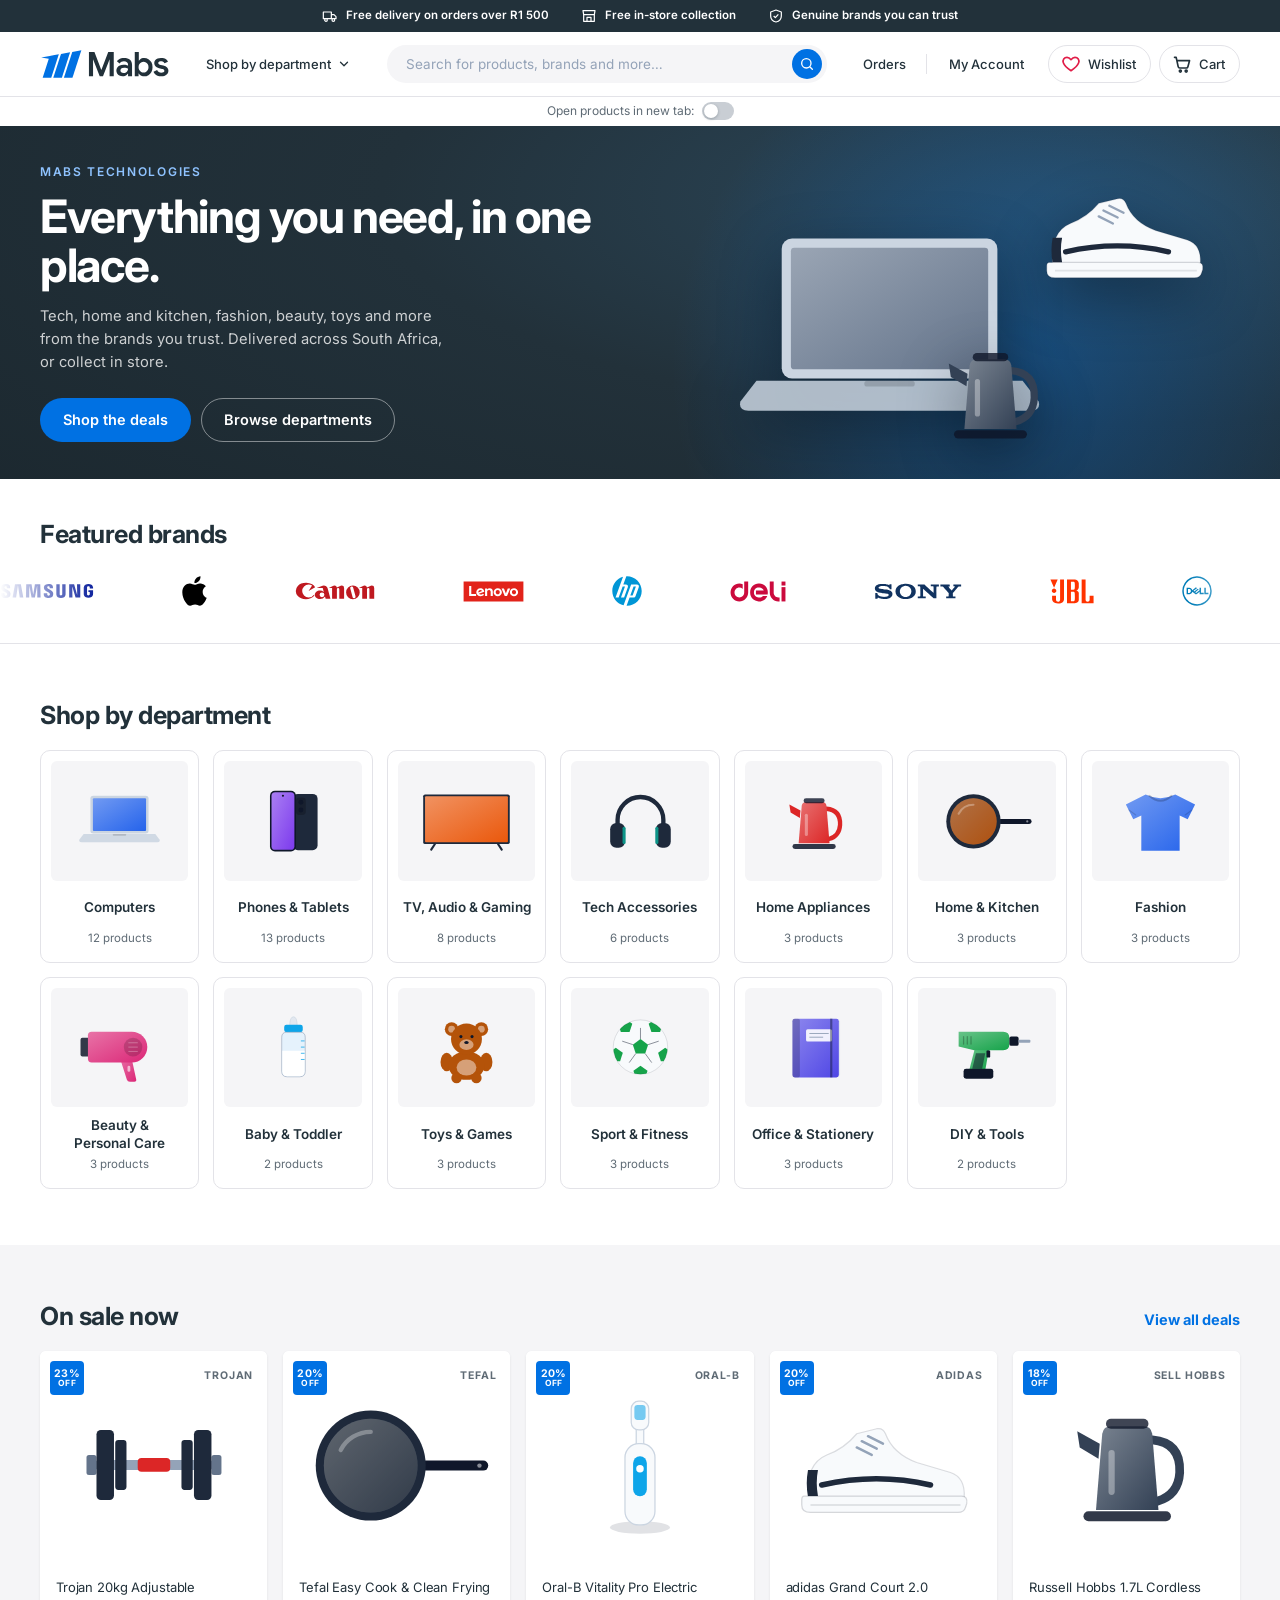
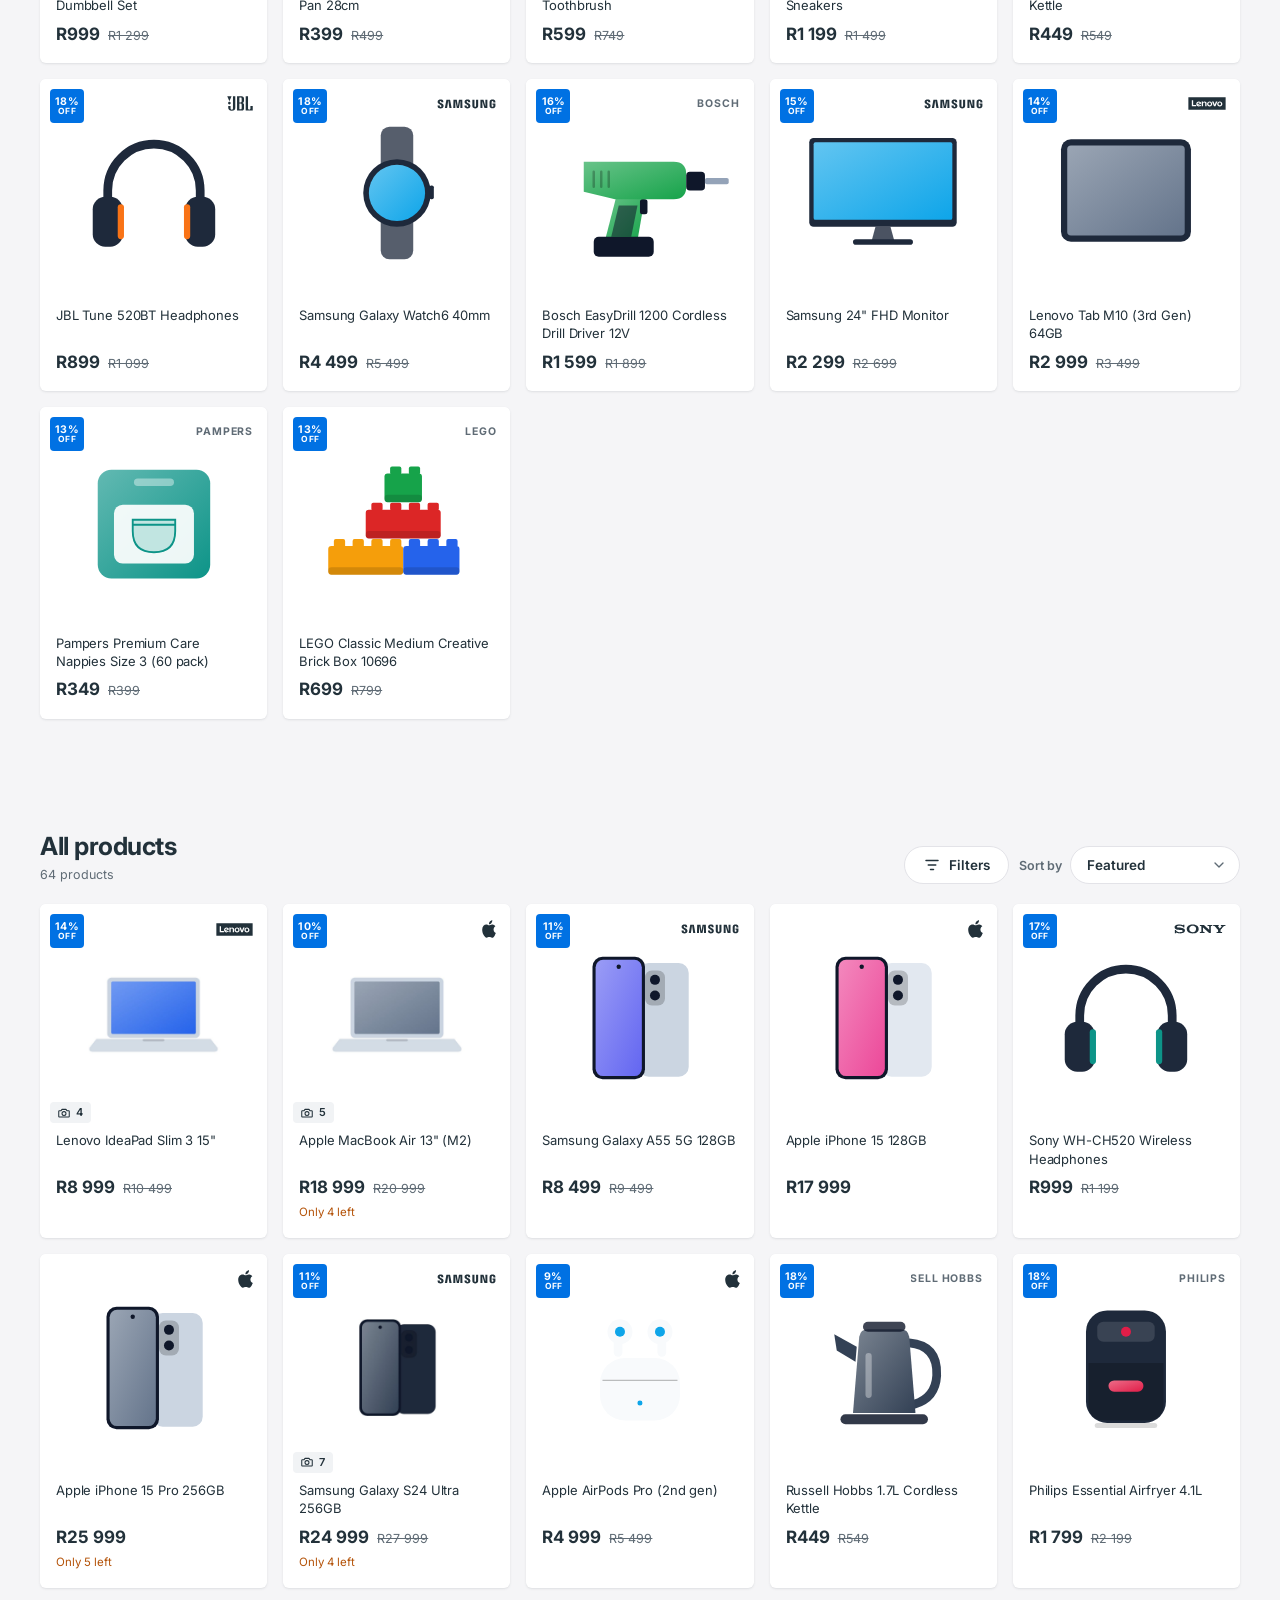
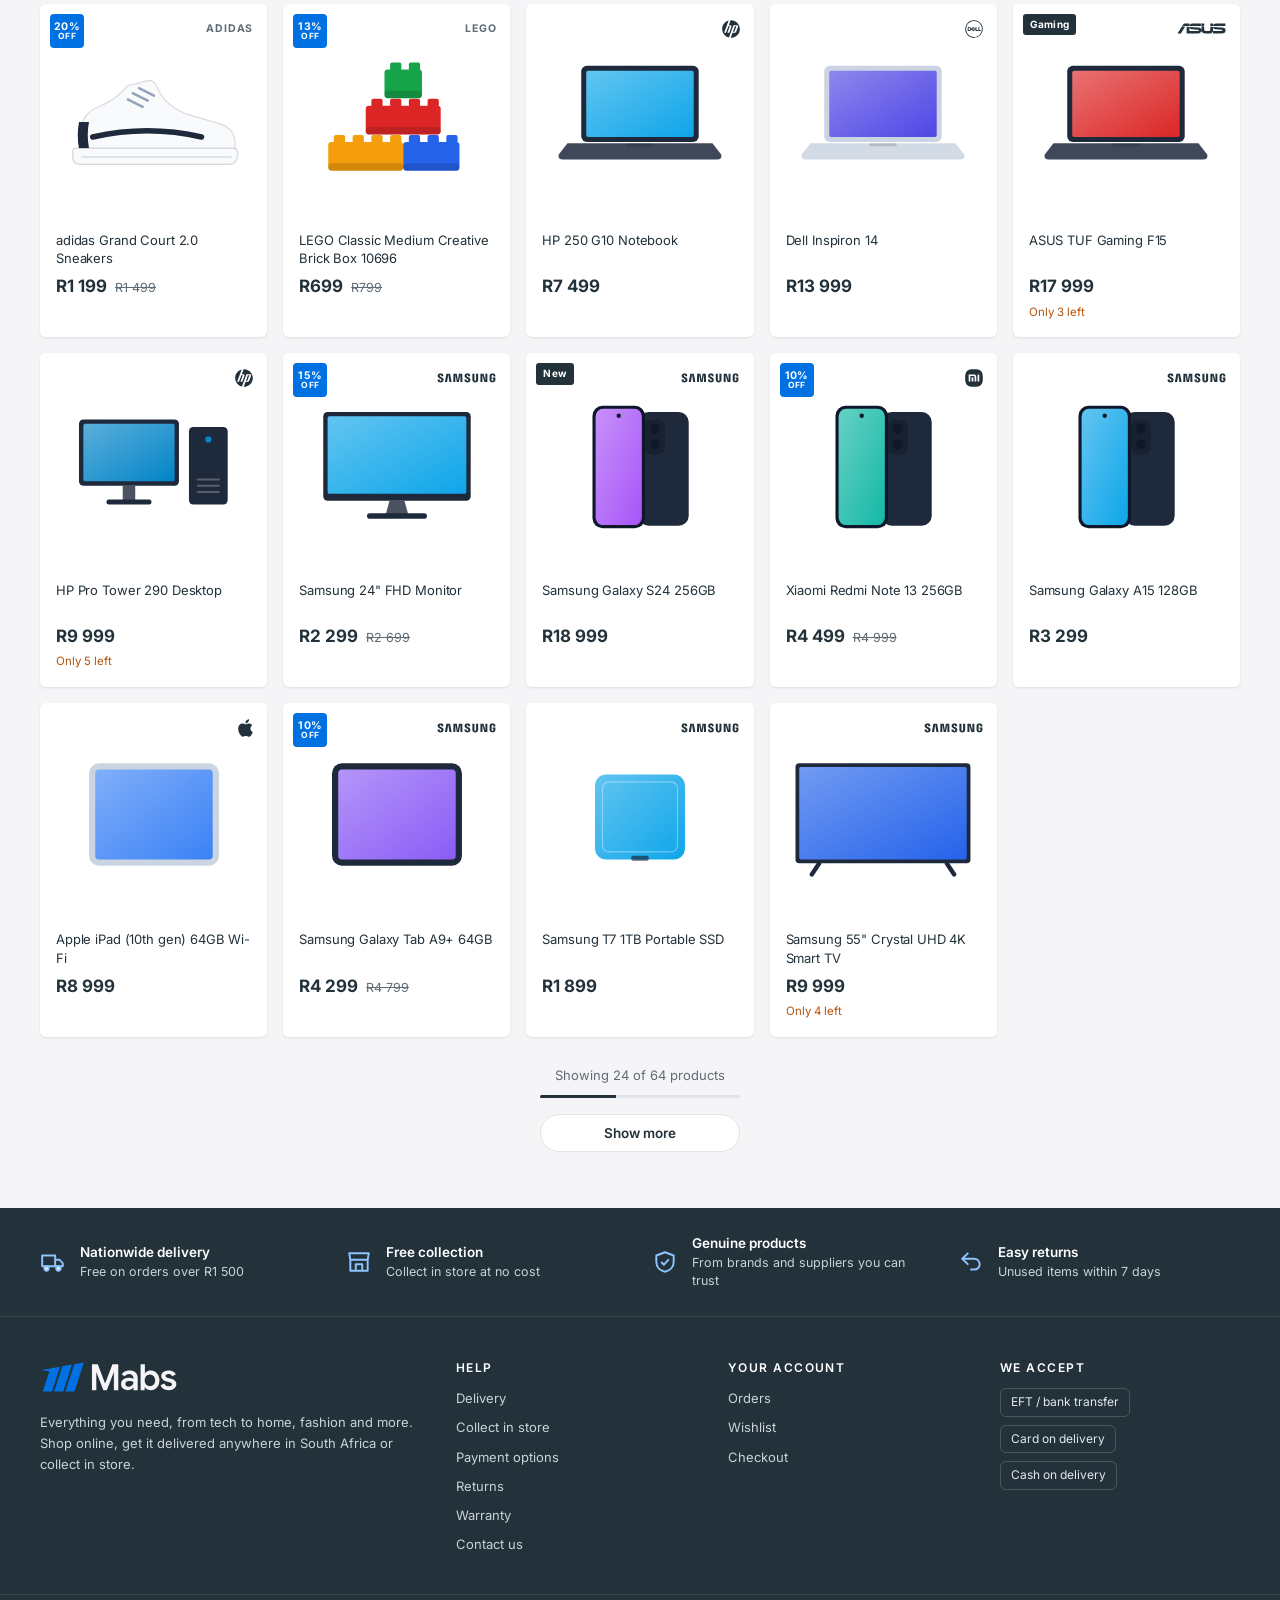
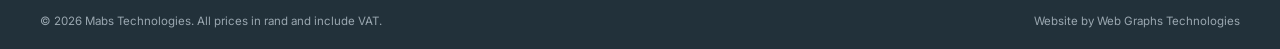
<file: index.html>
<!DOCTYPE html>
<html lang="en-ZA">
<head>
<meta charset="UTF-8">
<meta name="viewport" content="width=device-width, initial-scale=1.0">
<title>Mabs Technologies — Computers, Phones, Accessories &amp; Electronics</title>
<meta name="description" content="Shop tech, home appliances, kitchen, fashion, beauty, baby, toys, sport and more at Mabs Technologies. Delivery or free in-store collection.">
<!-- link previews (WhatsApp, Facebook, X): image needs a full address; update it when the shop moves to its own domain -->
<meta property="og:type" content="website">
<meta property="og:site_name" content="Mabs Technologies">
<meta property="og:title" content="Mabs Technologies — Computers, Phones, Accessories &amp; Electronics">
<meta property="og:description" content="Shop tech, home appliances, kitchen, fashion, beauty, baby, toys, sport and more at Mabs Technologies. Delivery or free in-store collection.">
<meta property="og:image" content="https://arclay2026.github.io/Mabs-Technologies/assets/og-image.jpg">
<meta property="og:image:width" content="1200">
<meta property="og:image:height" content="630">
<meta name="twitter:card" content="summary_large_image">
<meta name="theme-color" content="#22313a">
<link rel="icon" type="image/svg+xml" href="assets/favicon.svg">
<link rel="preconnect" href="https://fonts.googleapis.com">
<link rel="preconnect" href="https://fonts.gstatic.com" crossorigin>
<link href="https://fonts.googleapis.com/css2?family=Inter:wght@400;500;600;700;800&display=swap" rel="stylesheet">
<link rel="stylesheet" href="css/mabs.css?v=202610291200">
<link rel="stylesheet" href="css/select.css?v=202610291200">
</head>
<body class="mabs" data-page="home">
<div id="site-header"></div>

<main id="main">

  <div class="view-prefs">
    <span id="newtab-label">Open products in new tab:</span>
    <button type="button" class="switch" id="newtab-switch" role="switch" aria-checked="false" aria-labelledby="newtab-label"><span></span></button>
  </div>

  <!-- Homepage carousel: slides are listed in MABS.slides (js/catalog.js) -->
  <section class="hero" id="hero" aria-label="Featured">
    <h1 class="sr-only">Mabs Technologies — tech, home, fashion, beauty, toys &amp; more</h1>
  </section>

  <section class="brands" aria-labelledby="brands-title">
    <div class="wrap"><h2 class="brands-title" id="brands-title">Featured brands</h2></div>
    <div class="marquee"><div class="marquee-track" id="brand-track"></div></div>
  </section>

  <section class="section" id="departments" aria-labelledby="cats-title">
    <div class="wrap">
      <div class="section-head">
        <h2 id="cats-title">Shop by department</h2>
      </div>
      <div class="cat-grid" id="cat-grid"></div>
    </div>
  </section>

  <section class="section section-alt" id="deals" aria-labelledby="deals-title">
    <div class="wrap">
      <div class="section-head">
        <h2 id="deals-title">On sale now</h2>
        <a class="more" href="?deals=1#shop">View all deals</a>
      </div>
      <div class="grid rail-mobile" id="deal-rail"></div>
    </div>
  </section>

  <section class="section section-alt shop" id="shop" aria-labelledby="shop-title">
    <div class="wrap">
      <div class="section-head">
        <div>
          <h2 id="shop-title">All products</h2>
          <p class="result-count" id="result-count" aria-live="polite"></p>
        </div>
        <div class="shop-tools">
          <button type="button" class="btn btn-ghost filter-toggle" id="filter-toggle" aria-controls="filters" aria-expanded="false">Filters</button>
          <label class="sort">
            <span>Sort by</span>
            <select id="sort">
              <option value="featured">Featured</option>
              <option value="price-asc">Price: low to high</option>
              <option value="price-desc">Price: high to low</option>
              <option value="discount">Biggest saving</option>
              <option value="name">Name A–Z</option>
            </select>
          </label>
        </div>
      </div>

      <div class="shop-layout">
        <form class="filters" id="filters" aria-label="Filter products">
          <div class="filters-head">
            <h3>Filters</h3>
            <button type="button" class="link-btn" id="clear-filters">Clear all</button>
            <button type="button" class="icon-btn filters-close" id="filters-close" aria-label="Close filters"><svg viewBox="0 0 24 24" fill="none" stroke="currentColor" stroke-width="2" stroke-linecap="round"><path d="M6 6l12 12M18 6L6 18"/></svg></button>
          </div>
          <fieldset>
            <legend>Category</legend>
            <div id="f-cats"></div>
          </fieldset>
          <fieldset id="f-types-set" hidden>
            <legend>Type</legend>
            <div id="f-types"></div>
          </fieldset>
          <fieldset>
            <legend>Brand</legend>
            <div id="f-brands"></div>
          </fieldset>
          <fieldset>
            <legend>Price (R)</legend>
            <div class="price-range">
              <label><span class="sr-only">Minimum price</span><input type="number" id="f-min" min="0" step="100" placeholder="Min" inputmode="numeric"></label>
              <span aria-hidden="true">–</span>
              <label><span class="sr-only">Maximum price</span><input type="number" id="f-max" min="0" step="100" placeholder="Max" inputmode="numeric"></label>
            </div>
          </fieldset>
          <!-- Availability, Colour, Storage, Screen size… (only those that fit the products shown); js/shop.js -->
          <div class="facets" id="f-specs"></div>
          <fieldset>
            <legend>Show</legend>
            <label class="check"><input type="checkbox" id="f-deals"> On sale</label>
            <label class="check"><input type="checkbox" id="f-wish"> My wishlist</label>
          </fieldset>
          <button type="button" class="btn btn-primary btn-block filters-done" id="filters-done">Show results</button>
        </form>

        <div class="shop-results">
          <div class="chips" id="chips"></div>
          <div class="grid" id="grid"></div>
          <div class="more-bar" id="more-bar"></div>
        </div>
      </div>
    </div>
  </section>

</main>

<div id="site-footer"></div>

<script src="js/catalog.js?v=202610291200"></script>
<script src="js/api.js?v=202610291200" data-load="js/select.js js/app.js js/shop.js"></script>
</body>
</html>
</file>
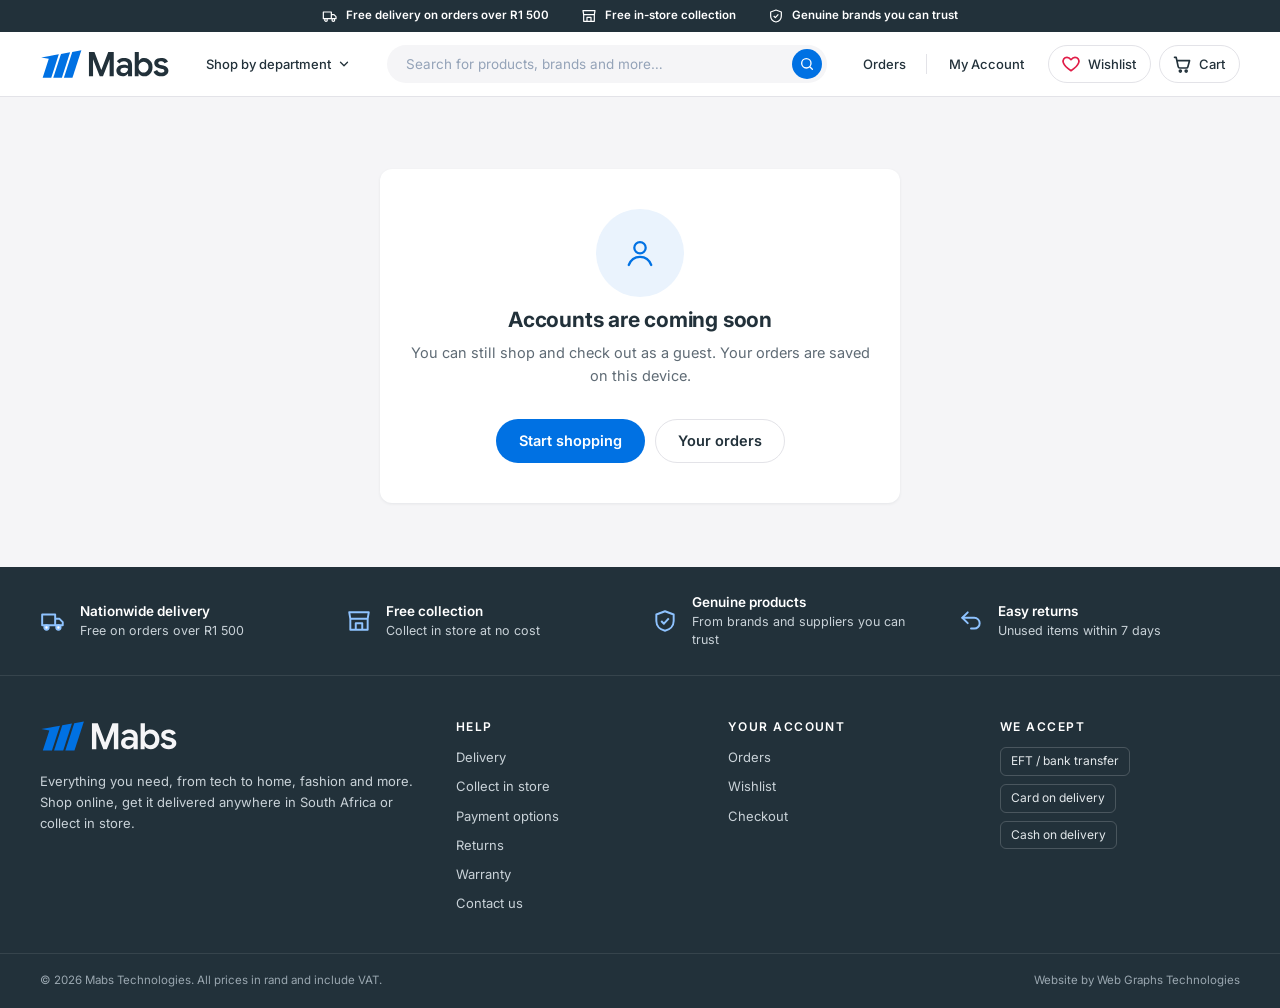
<file: account.html>
<!DOCTYPE html>
<html lang="en-ZA">
<head>
<meta charset="UTF-8">
<meta name="viewport" content="width=device-width, initial-scale=1.0">
<title>My Account — Mabs Technologies</title>
<meta name="robots" content="noindex">
<!-- link previews (WhatsApp, Facebook, X): image needs a full address; update it when the shop moves to its own domain -->
<meta property="og:type" content="website">
<meta property="og:site_name" content="Mabs Technologies">
<meta property="og:title" content="My Account — Mabs Technologies">
<meta property="og:description" content="Tech, home and kitchen, fashion, beauty, toys and more, delivered across South Africa or collected in store.">
<meta property="og:image" content="https://arclay2026.github.io/Mabs-Technologies/assets/og-image.jpg">
<meta property="og:image:width" content="1200">
<meta property="og:image:height" content="630">
<meta name="twitter:card" content="summary_large_image">
<meta name="theme-color" content="#22313a">
<link rel="icon" type="image/svg+xml" href="assets/favicon.svg">
<link rel="preconnect" href="https://fonts.googleapis.com">
<link rel="preconnect" href="https://fonts.gstatic.com" crossorigin>
<link href="https://fonts.googleapis.com/css2?family=Inter:wght@400;500;600;700;800&display=swap" rel="stylesheet">
<link rel="stylesheet" href="css/mabs.css?v=202610291200">
<link rel="stylesheet" href="css/select.css?v=202610291200">
</head>
<body class="mabs" data-page="account">
<div id="site-header"></div>

<main id="main" class="account-page">
  <div class="wrap" id="account-root" aria-busy="true"></div>
</main>

<div id="site-footer"></div>

<script src="js/catalog.js?v=202610291200"></script>
<script src="js/api.js?v=202610291200" data-load="js/select.js js/app.js js/account.js js/account-page.js"></script>
</body>
</html>
</file>
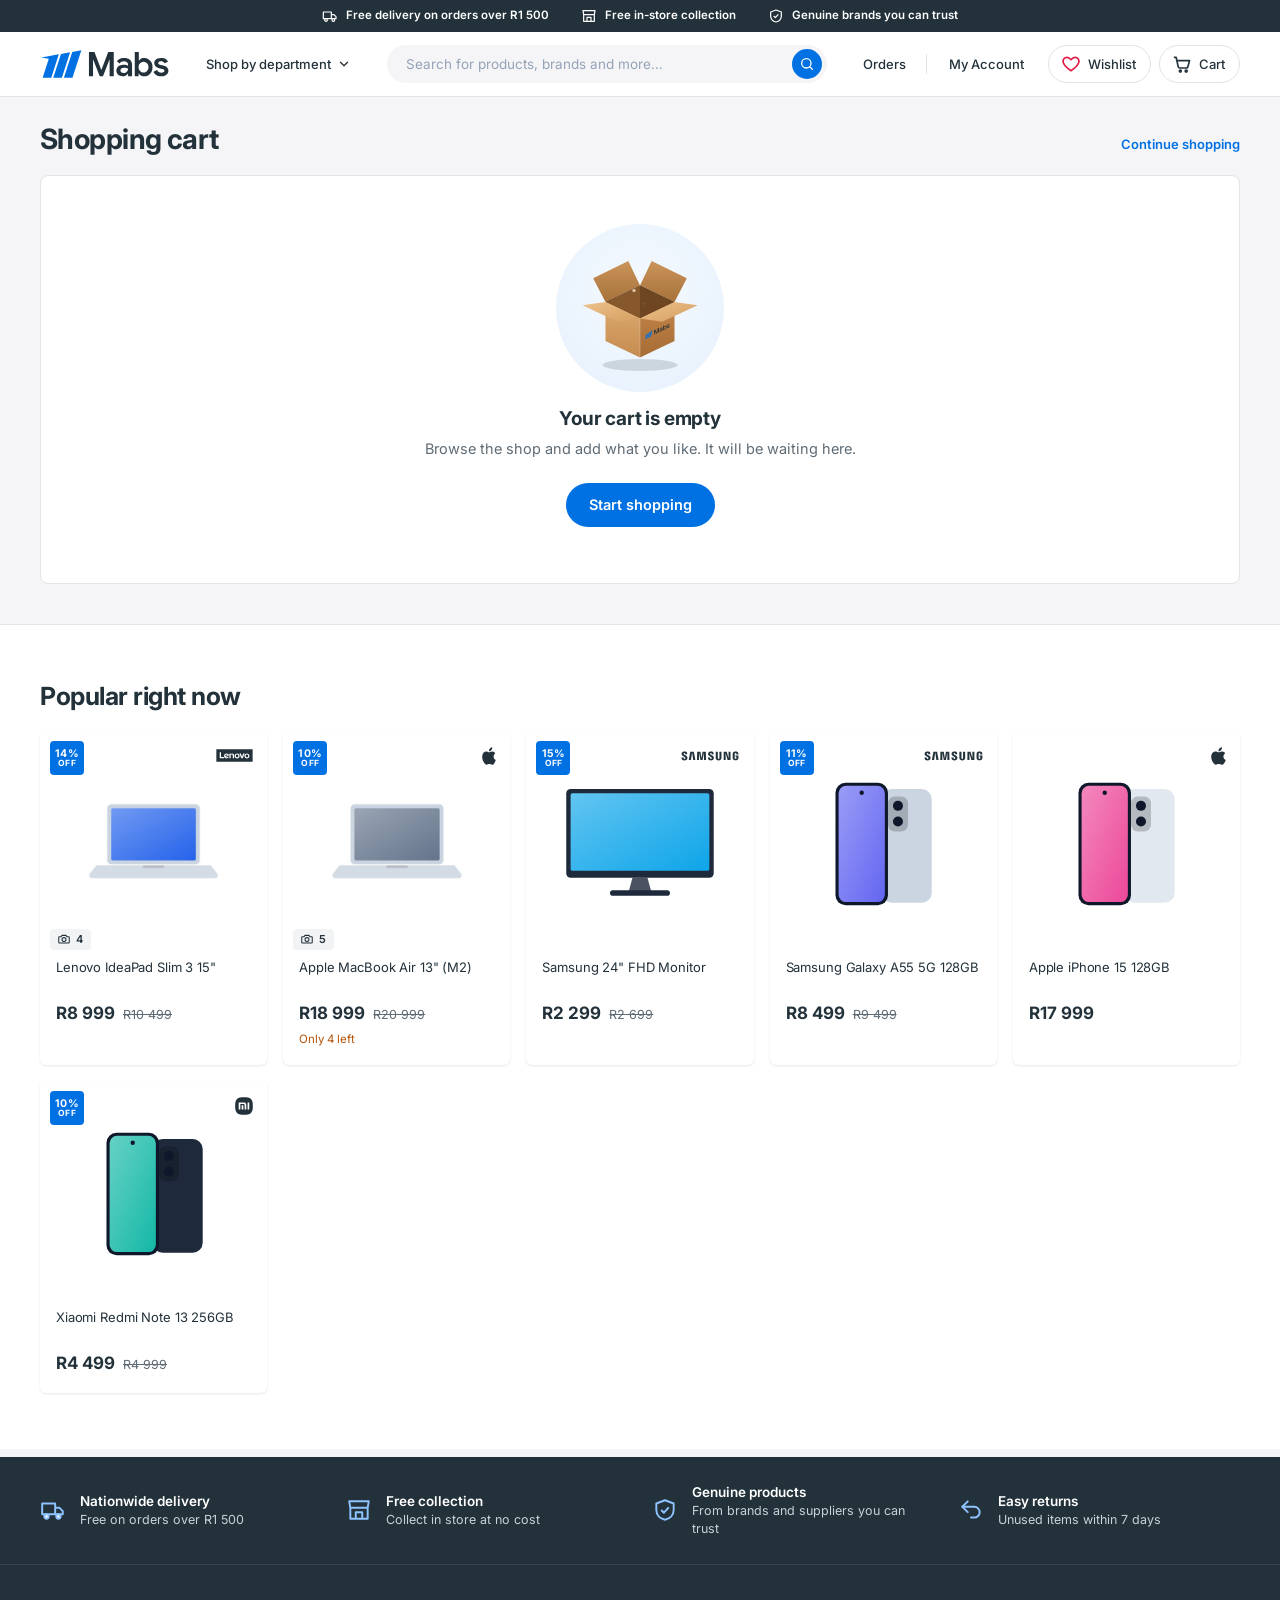
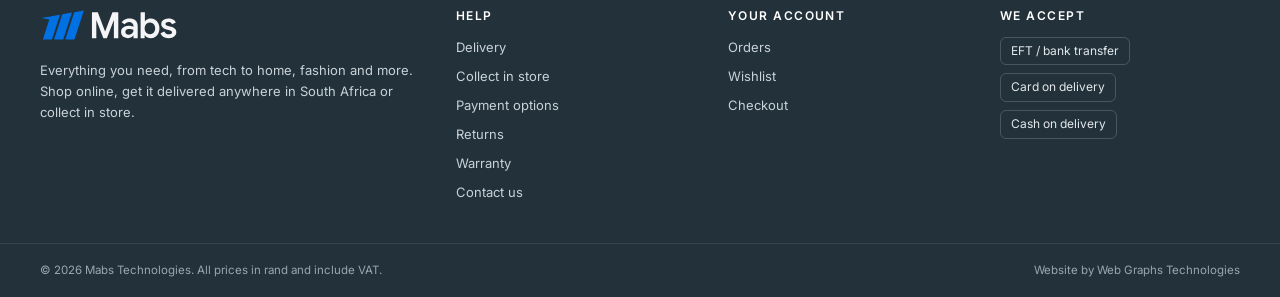
<file: cart.html>
<!DOCTYPE html>
<html lang="en-ZA">
<head>
<meta charset="UTF-8">
<meta name="viewport" content="width=device-width, initial-scale=1.0">
<title>Your cart — Mabs Technologies</title>
<meta name="robots" content="noindex">
<!-- link previews (WhatsApp, Facebook, X): image needs a full address; update it when the shop moves to its own domain -->
<meta property="og:type" content="website">
<meta property="og:site_name" content="Mabs Technologies">
<meta property="og:title" content="Your cart — Mabs Technologies">
<meta property="og:description" content="Tech, home and kitchen, fashion, beauty, toys and more, delivered across South Africa or collected in store.">
<meta property="og:image" content="https://arclay2026.github.io/Mabs-Technologies/assets/og-image.jpg">
<meta property="og:image:width" content="1200">
<meta property="og:image:height" content="630">
<meta name="twitter:card" content="summary_large_image">
<meta name="theme-color" content="#22313a">
<link rel="icon" type="image/svg+xml" href="assets/favicon.svg">
<link rel="preconnect" href="https://fonts.googleapis.com">
<link rel="preconnect" href="https://fonts.gstatic.com" crossorigin>
<link href="https://fonts.googleapis.com/css2?family=Inter:wght@400;500;600;700;800&display=swap" rel="stylesheet">
<link rel="stylesheet" href="css/mabs.css?v=202610291200">
<link rel="stylesheet" href="css/select.css?v=202610291200">
</head>
<body class="mabs" data-page="cart">
<div id="site-header"></div>

<main id="main" class="cart-page">
  <div class="wrap">
    <div class="cart-head">
      <h1>Shopping cart <span class="cart-count" id="cart-count"></span></h1>
      <a class="link-btn" href="index.html#shop">Continue shopping</a>
    </div>
    <div id="cart-root"></div>
  </div>

  <section class="section cart-recs" aria-labelledby="recs-title" id="recs" hidden>
    <div class="wrap">
      <div class="section-head"><h2 id="recs-title">You might also like</h2></div>
      <div class="grid rail-mobile" id="recs-grid"></div>
    </div>
  </section>
</main>

<div id="site-footer"></div>

<script src="js/catalog.js?v=202610291200"></script>
<script src="js/api.js?v=202610291200" data-load="js/select.js js/app.js js/account.js js/cart.js"></script>
</body>
</html>
</file>
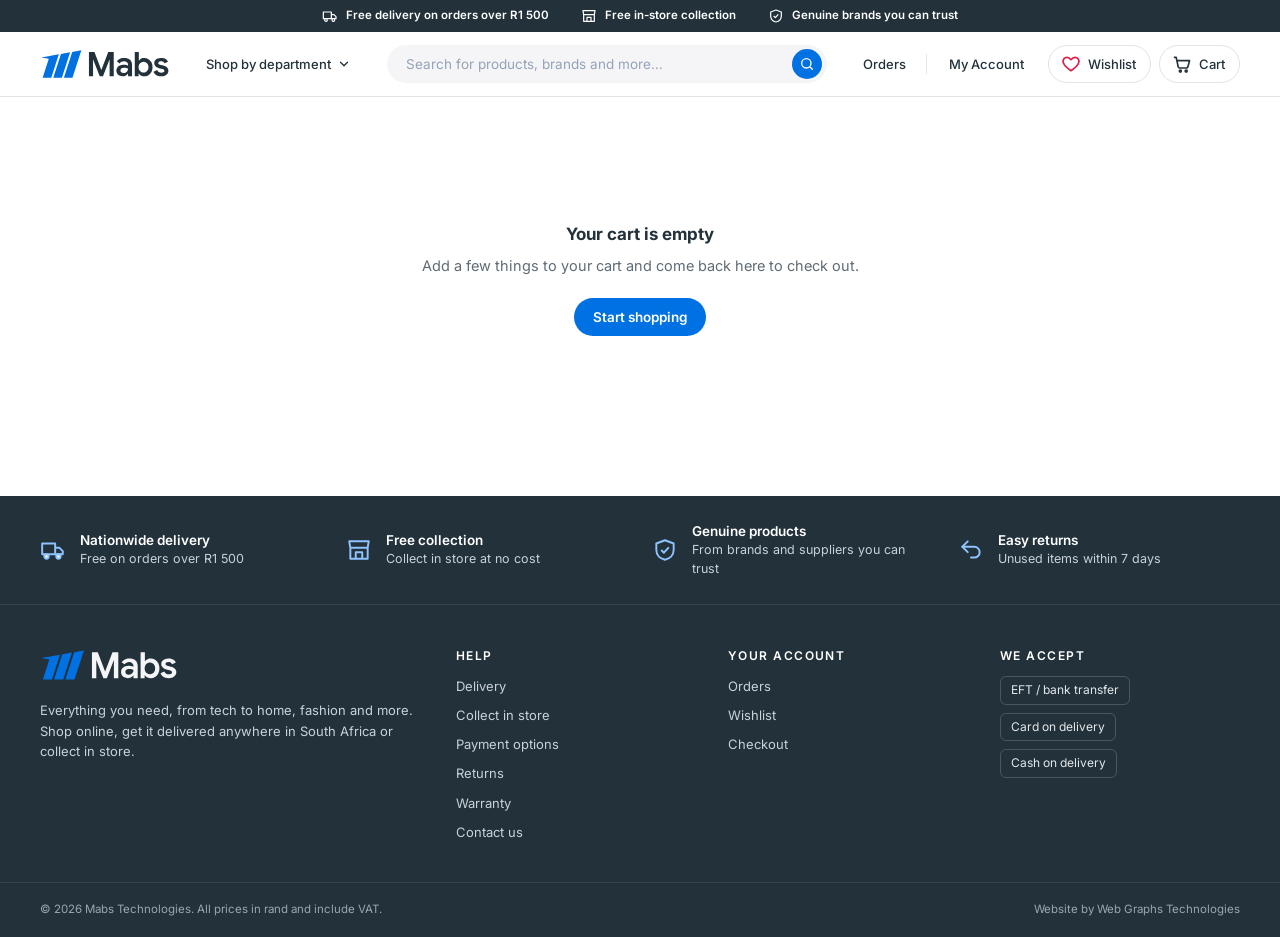
<file: checkout.html>
<!DOCTYPE html>
<html lang="en-ZA">
<head>
<meta charset="UTF-8">
<meta name="viewport" content="width=device-width, initial-scale=1.0">
<title>Checkout — Mabs Technologies</title>
<meta name="robots" content="noindex">
<!-- link previews (WhatsApp, Facebook, X): image needs a full address; update it when the shop moves to its own domain -->
<meta property="og:type" content="website">
<meta property="og:site_name" content="Mabs Technologies">
<meta property="og:title" content="Checkout — Mabs Technologies">
<meta property="og:description" content="Tech, home and kitchen, fashion, beauty, toys and more, delivered across South Africa or collected in store.">
<meta property="og:image" content="https://arclay2026.github.io/Mabs-Technologies/assets/og-image.jpg">
<meta property="og:image:width" content="1200">
<meta property="og:image:height" content="630">
<meta name="twitter:card" content="summary_large_image">
<meta name="theme-color" content="#22313a">
<link rel="icon" type="image/svg+xml" href="assets/favicon.svg">
<link rel="preconnect" href="https://fonts.googleapis.com">
<link rel="preconnect" href="https://fonts.gstatic.com" crossorigin>
<link href="https://fonts.googleapis.com/css2?family=Inter:wght@400;500;600;700;800&display=swap" rel="stylesheet">
<link rel="stylesheet" href="css/mabs.css?v=202610291200">
<link rel="stylesheet" href="css/select.css?v=202610291200">
</head>
<body class="mabs" data-page="checkout">
<div id="site-header"></div>

<main id="main">
  <div class="wrap checkout-wrap" id="checkout">
    <h1 class="page-title">Checkout</h1>

    <form class="checkout" id="checkout-form" novalidate>
      <div class="checkout-main">

        <section class="panel" aria-labelledby="h-contact">
          <h2 id="h-contact"><span class="step">1</span>Your details</h2>
          <div class="field-grid">
            <div class="field">
              <label for="c-name">Full name</label>
              <input id="c-name" name="name" autocomplete="name" required>
              <p class="err" id="c-name-err"></p>
            </div>
            <div class="field">
              <label for="c-phone">Cellphone number</label>
              <input id="c-phone" name="phone" type="tel" autocomplete="tel" inputmode="tel" required pattern="\+?[0-9][0-9 ]{8,}" placeholder="e.g. 082 123 4567">
              <p class="err" id="c-phone-err"></p>
            </div>
            <div class="field field-wide">
              <label for="c-email">Email address</label>
              <input id="c-email" name="email" type="email" autocomplete="email" required>
              <p class="err" id="c-email-err"></p>
            </div>
          </div>
        </section>

        <section class="panel" aria-labelledby="h-fulfil">
          <h2 id="h-fulfil"><span class="step">2</span>Delivery or collection</h2>
          <div class="options" id="fulfil-options"></div>

          <div class="field-grid" id="address-fields">
            <div class="field field-wide">
              <label for="a-street">Street address</label>
              <input id="a-street" name="street" autocomplete="address-line1" required>
              <p class="err" id="a-street-err"></p>
            </div>
            <div class="field">
              <label for="a-suburb">Suburb <span class="opt">(optional)</span></label>
              <input id="a-suburb" name="suburb" autocomplete="address-line2">
            </div>
            <div class="field">
              <label for="a-city">City / town</label>
              <input id="a-city" name="city" autocomplete="address-level2" required>
              <p class="err" id="a-city-err"></p>
            </div>
            <div class="field">
              <label for="a-province">Province</label>
              <select id="a-province" name="province" autocomplete="address-level1" required>
                <option value="">Choose a province</option>
                <option>Eastern Cape</option>
                <option>Free State</option>
                <option>Gauteng</option>
                <option>KwaZulu-Natal</option>
                <option>Limpopo</option>
                <option>Mpumalanga</option>
                <option>North West</option>
                <option>Northern Cape</option>
                <option>Western Cape</option>
              </select>
              <p class="err" id="a-province-err"></p>
            </div>
            <div class="field">
              <label for="a-postal">Postal code</label>
              <input id="a-postal" name="postal" autocomplete="postal-code" inputmode="numeric" required pattern="[0-9]{4}" maxlength="4">
              <p class="err" id="a-postal-err"></p>
            </div>
          </div>
        </section>

        <section class="panel" aria-labelledby="h-pay">
          <h2 id="h-pay"><span class="step">3</span>Payment</h2>
          <div class="options">
            <label class="option">
              <input type="radio" name="payment" value="eft" checked>
              <span class="option-body"><b>EFT / bank transfer</b><span>We'll send our banking details with your order confirmation.</span></span>
            </label>
            <label class="option">
              <input type="radio" name="payment" value="on-receipt">
              <span class="option-body"><b id="pay-on-label">Pay on delivery</b><span>Card or cash when you receive your order.</span></span>
            </label>
          </div>
          <div class="field field-wide">
            <label for="c-notes">Order notes <span class="opt">(optional)</span></label>
            <textarea id="c-notes" name="notes" rows="3" placeholder="Delivery instructions, gate codes, questions about your order…"></textarea>
          </div>
        </section>
      </div>

      <aside class="summary panel" aria-labelledby="h-summary">
        <div class="summary-head"><h2 id="h-summary">Order summary</h2><a class="link-btn" href="cart.html">Edit cart</a></div>
        <div id="summary-body"></div>
        <div class="hp" aria-hidden="true"><label>Leave this empty <input type="text" name="website" tabindex="-1" autocomplete="off"></label></div>
        <p class="form-alert" id="order-alert" role="alert" tabindex="-1" hidden></p>
        <button type="submit" class="btn btn-primary btn-block btn-lg" id="place-order">Place order</button>
        <p class="fine center">We'll confirm stock and payment with you before anything is dispatched.</p>
      </aside>
    </form>
  </div>
</main>

<div id="site-footer"></div>

<script src="js/catalog.js?v=202610291200"></script>
<script src="js/api.js?v=202610291200" data-load="js/select.js js/app.js js/checkout.js"></script>
</body>
</html>
</file>
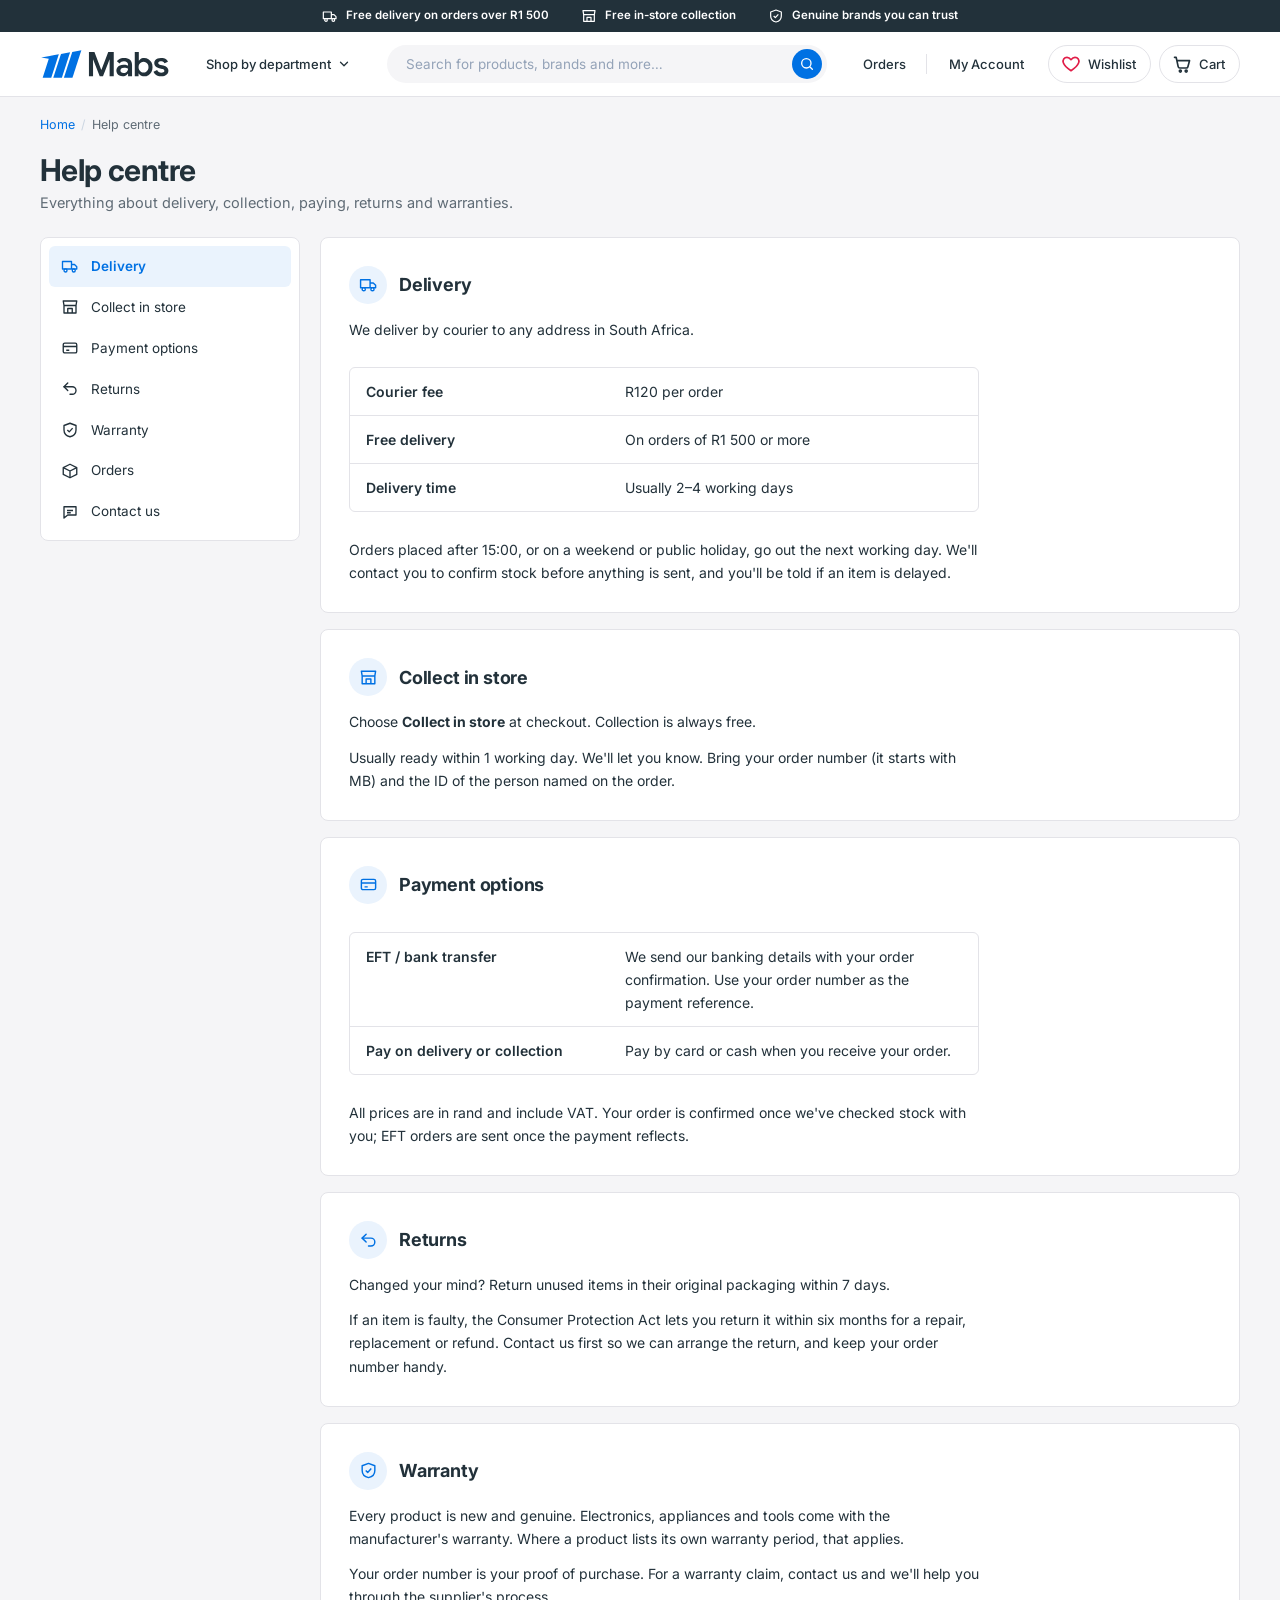
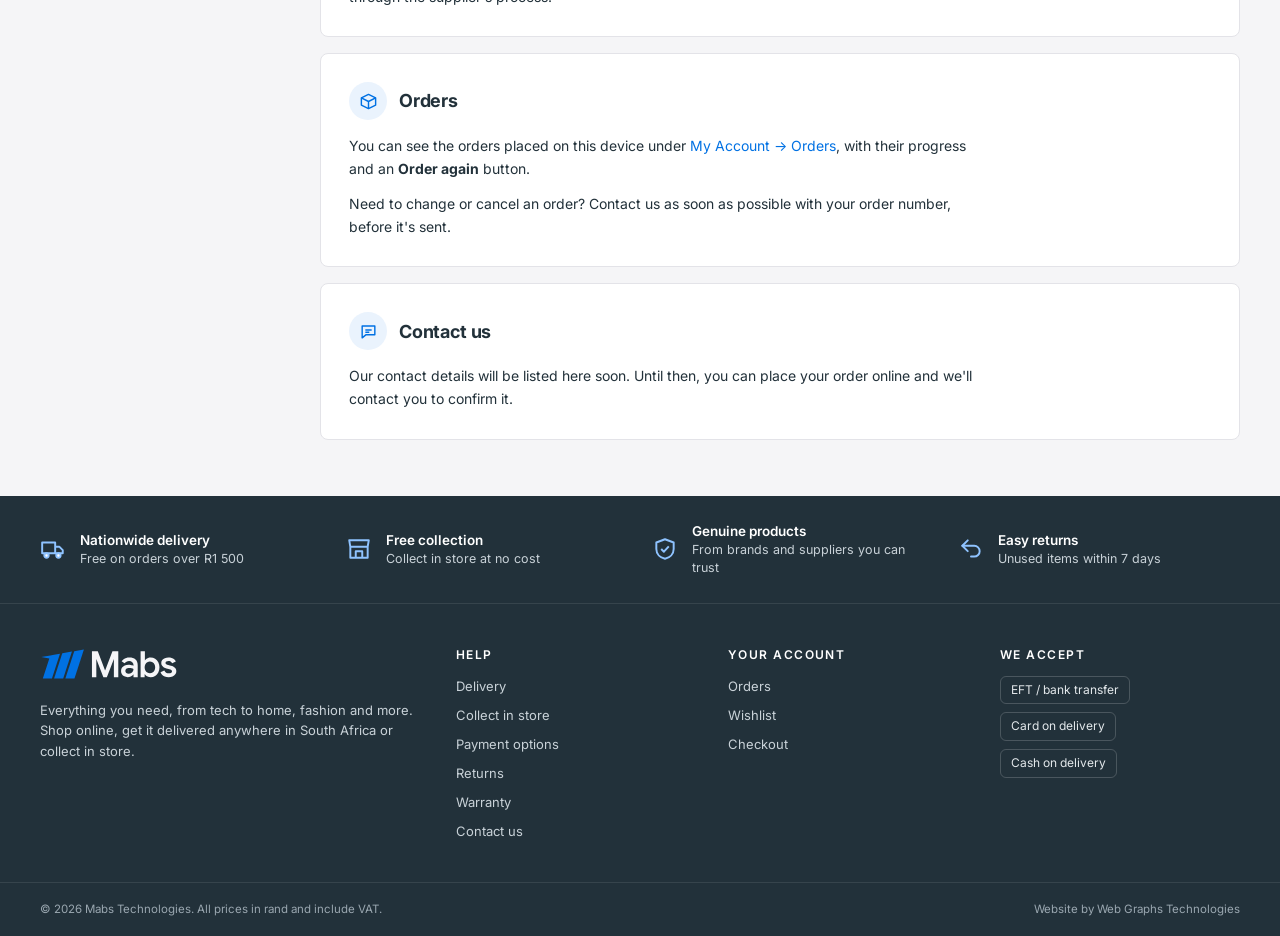
<file: help.html>
<!DOCTYPE html>
<html lang="en-ZA">
<head>
<meta charset="UTF-8">
<meta name="viewport" content="width=device-width, initial-scale=1.0">
<title>Help centre — Mabs Technologies</title>
<meta name="description" content="Delivery, in-store collection, payment, returns and warranty at Mabs Technologies.">
<!-- link previews (WhatsApp, Facebook, X): image needs a full address; update it when the shop moves to its own domain -->
<meta property="og:type" content="website">
<meta property="og:site_name" content="Mabs Technologies">
<meta property="og:title" content="Help centre — Mabs Technologies">
<meta property="og:description" content="Delivery, in-store collection, payment, returns and warranty at Mabs Technologies.">
<meta property="og:image" content="https://arclay2026.github.io/Mabs-Technologies/assets/og-image.jpg">
<meta property="og:image:width" content="1200">
<meta property="og:image:height" content="630">
<meta name="twitter:card" content="summary_large_image">
<meta name="theme-color" content="#22313a">
<link rel="icon" type="image/svg+xml" href="assets/favicon.svg">
<link rel="preconnect" href="https://fonts.googleapis.com">
<link rel="preconnect" href="https://fonts.gstatic.com" crossorigin>
<link href="https://fonts.googleapis.com/css2?family=Inter:wght@400;500;600;700;800&display=swap" rel="stylesheet">
<link rel="stylesheet" href="css/mabs.css?v=202610291200">
<link rel="stylesheet" href="css/select.css?v=202610291200">
</head>
<body class="mabs" data-page="help">
<div id="site-header"></div>

<main id="main" class="help-page">
  <div class="wrap">
    <nav class="crumbs" aria-label="Breadcrumb"><ol>
      <li><a href="index.html">Home</a></li>
      <li aria-current="page">Help centre</li>
    </ol></nav>
    <header class="help-head">
      <h1>Help centre</h1>
      <p>Everything about delivery, collection, paying, returns and warranties.</p>
    </header>
    <div class="help-layout">
      <nav class="help-nav" aria-label="Help topics" id="help-nav"></nav>
      <div class="help-body" id="help-body"></div>
    </div>
  </div>
</main>

<div id="site-footer"></div>

<script src="js/catalog.js?v=202610291200"></script>
<script src="js/api.js?v=202610291200" data-load="js/select.js js/app.js js/help.js"></script>
</body>
</html>
</file>
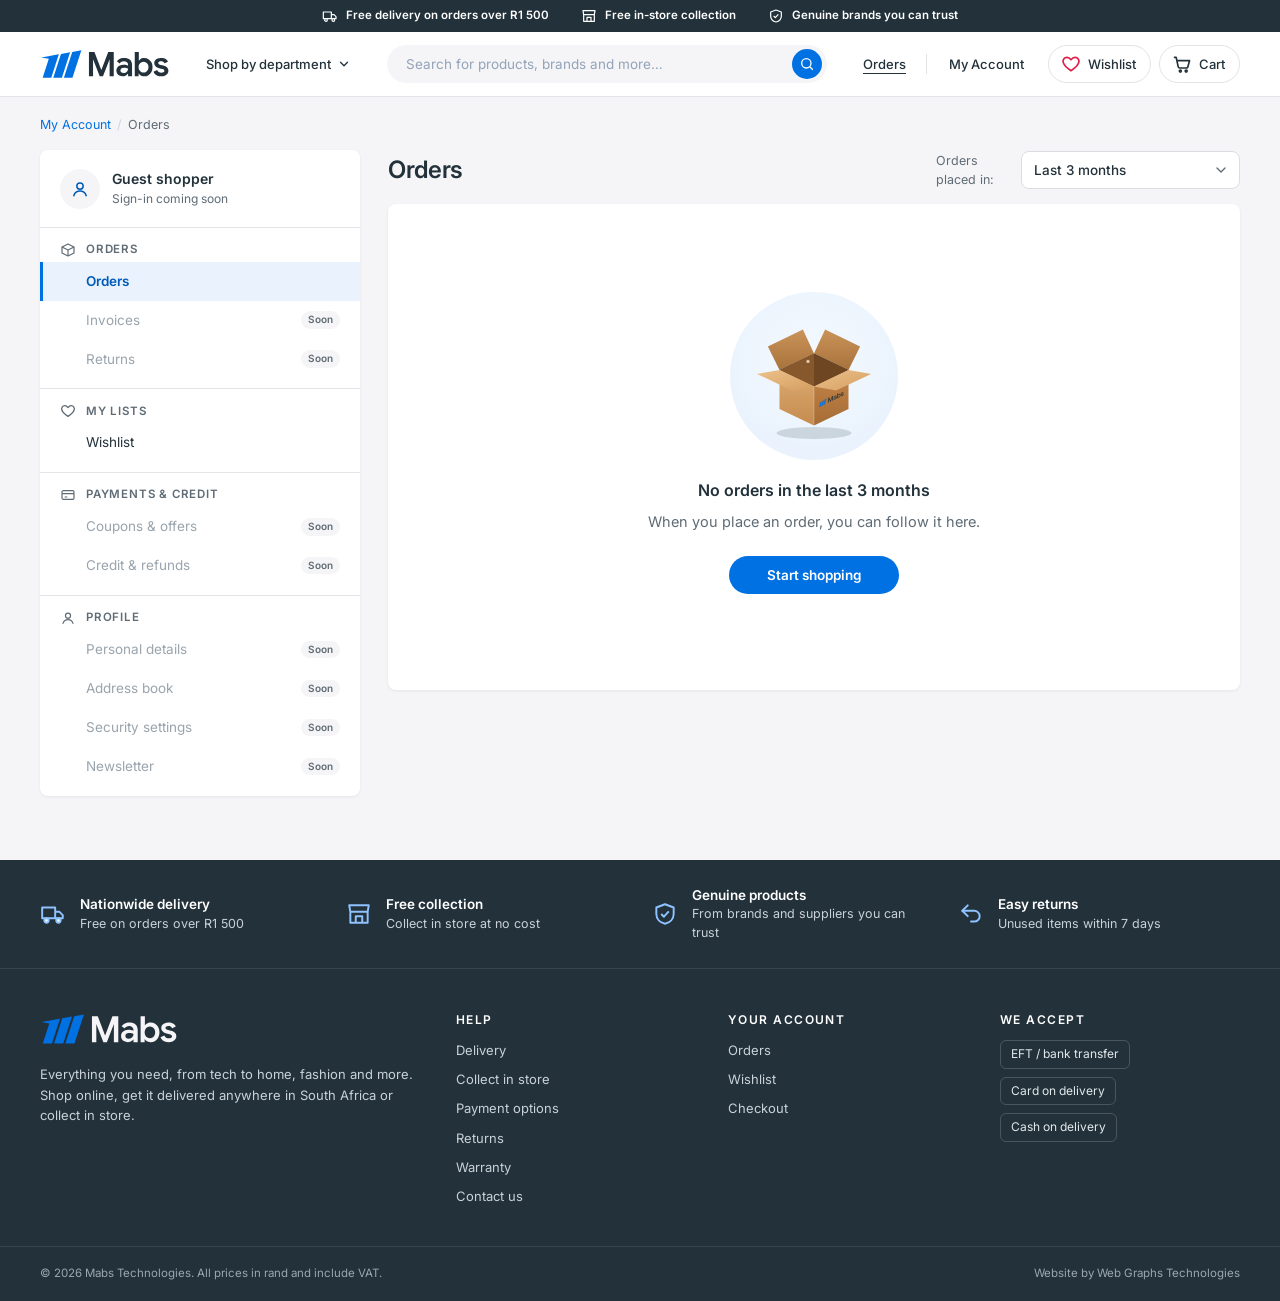
<file: orders.html>
<!DOCTYPE html>
<html lang="en-ZA">
<head>
<meta charset="UTF-8">
<meta name="viewport" content="width=device-width, initial-scale=1.0">
<title>Your orders — Mabs Technologies</title>
<meta name="robots" content="noindex">
<!-- link previews (WhatsApp, Facebook, X): image needs a full address; update it when the shop moves to its own domain -->
<meta property="og:type" content="website">
<meta property="og:site_name" content="Mabs Technologies">
<meta property="og:title" content="Your orders — Mabs Technologies">
<meta property="og:description" content="Tech, home and kitchen, fashion, beauty, toys and more, delivered across South Africa or collected in store.">
<meta property="og:image" content="https://arclay2026.github.io/Mabs-Technologies/assets/og-image.jpg">
<meta property="og:image:width" content="1200">
<meta property="og:image:height" content="630">
<meta name="twitter:card" content="summary_large_image">
<meta name="theme-color" content="#22313a">
<link rel="icon" type="image/svg+xml" href="assets/favicon.svg">
<link rel="preconnect" href="https://fonts.googleapis.com">
<link rel="preconnect" href="https://fonts.gstatic.com" crossorigin>
<link href="https://fonts.googleapis.com/css2?family=Inter:wght@400;500;600;700;800&display=swap" rel="stylesheet">
<link rel="stylesheet" href="css/mabs.css?v=202610291200">
<link rel="stylesheet" href="css/select.css?v=202610291200">
</head>
<body class="mabs" data-page="orders">
<div id="site-header"></div>

<main id="main" class="account-page">
  <div class="wrap">
    <nav class="crumbs account-crumbs" aria-label="Breadcrumb"><ol>
      <li><a href="account.html">My Account</a></li>
      <li aria-current="page">Orders</li>
    </ol></nav>

    <div class="account-layout">
      <aside class="account-nav" id="account-nav" aria-label="My Account"></aside>

      <section class="account-main" aria-labelledby="orders-title">
        <div class="account-head">
          <h1 id="orders-title">Orders</h1>
          <label class="period">
            <span>Orders placed in:</span>
            <select id="period">
              <option value="30">Last 30 days</option>
              <option value="90" selected>Last 3 months</option>
              <option value="180">Last 6 months</option>
              <option value="365">Past year</option>
              <option value="all">All time</option>
            </select>
          </label>
        </div>
        <div class="account-panel" id="orders" aria-live="polite"></div>
      </section>
    </div>
  </div>
</main>

<div id="site-footer"></div>

<script src="js/catalog.js?v=202610291200"></script>
<script src="js/api.js?v=202610291200" data-load="js/select.js js/app.js js/account.js js/orders.js"></script>
</body>
</html>
</file>
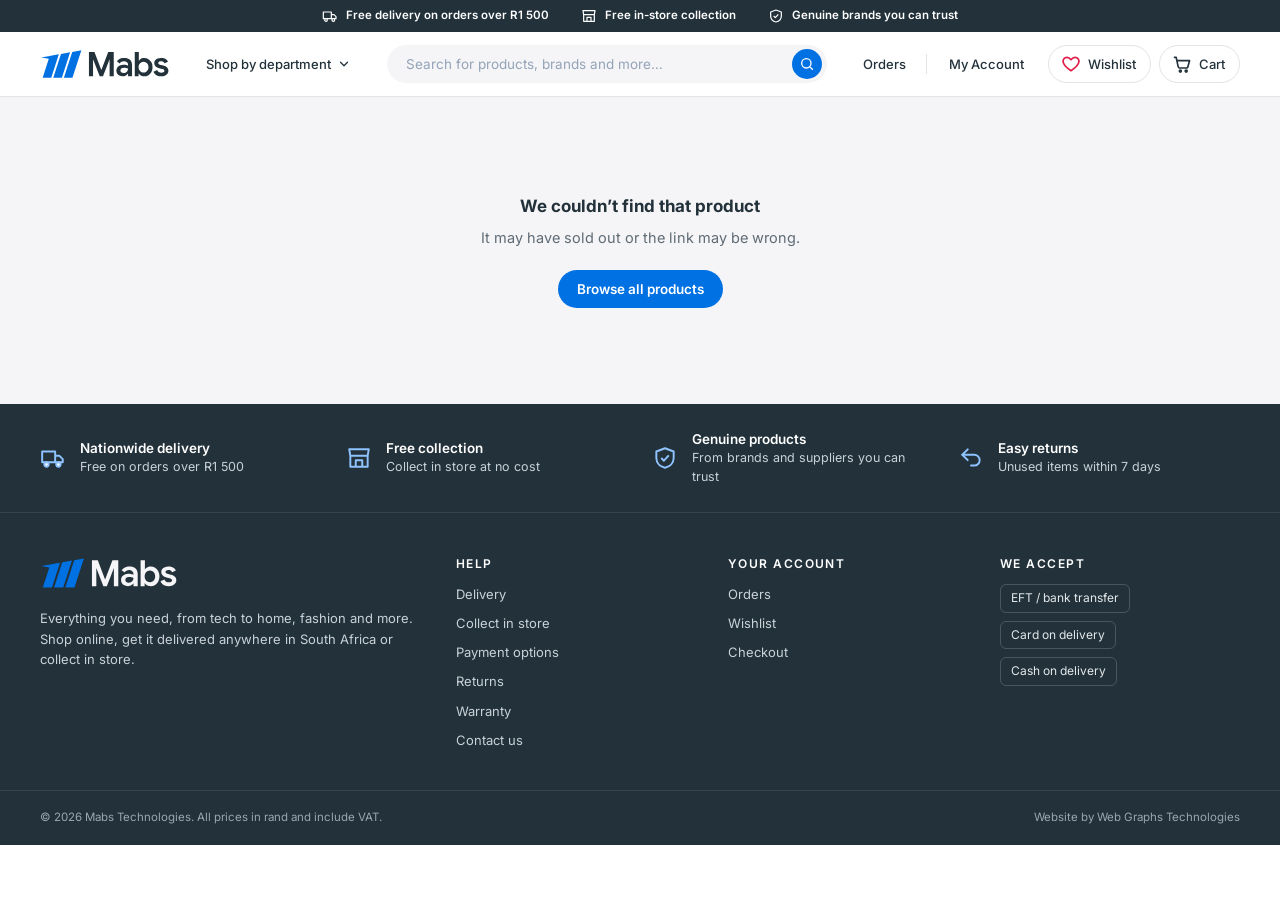
<file: product.html>
<!DOCTYPE html>
<html lang="en-ZA">
<head>
<meta charset="UTF-8">
<meta name="viewport" content="width=device-width, initial-scale=1.0">
<title>Product — Mabs Technologies</title>
<meta name="description" content="Product details, pricing and stock at Mabs Technologies.">
<!-- link previews (WhatsApp, Facebook, X): image needs a full address; update it when the shop moves to its own domain -->
<meta property="og:type" content="website">
<meta property="og:site_name" content="Mabs Technologies">
<meta property="og:title" content="Product — Mabs Technologies">
<meta property="og:description" content="Product details, pricing and stock at Mabs Technologies.">
<meta property="og:image" content="https://arclay2026.github.io/Mabs-Technologies/assets/og-image.jpg">
<meta property="og:image:width" content="1200">
<meta property="og:image:height" content="630">
<meta name="twitter:card" content="summary_large_image">
<meta name="theme-color" content="#22313a">
<link rel="icon" type="image/svg+xml" href="assets/favicon.svg">
<link rel="preconnect" href="https://fonts.googleapis.com">
<link rel="preconnect" href="https://fonts.gstatic.com" crossorigin>
<link href="https://fonts.googleapis.com/css2?family=Inter:wght@400;500;600;700;800&display=swap" rel="stylesheet">
<link rel="stylesheet" href="css/mabs.css?v=202610291200">
<link rel="stylesheet" href="css/select.css?v=202610291200">
</head>
<body class="mabs" data-page="product">
<div id="site-header"></div>

<main id="main" class="pdp-page">
  <div class="wrap" id="product"></div>

  <section class="section section-alt" aria-labelledby="related-title" id="related-section" hidden>
    <div class="wrap">
      <div class="section-head">
        <h2 id="related-title">You might also like</h2>
      </div>
      <div class="grid" id="related"></div>
    </div>
  </section>
</main>

<div id="site-footer"></div>

<script src="js/catalog.js?v=202610291200"></script>
<script src="js/api.js?v=202610291200" data-load="js/select.js js/app.js js/product.js"></script>
</body>
</html>
</file>
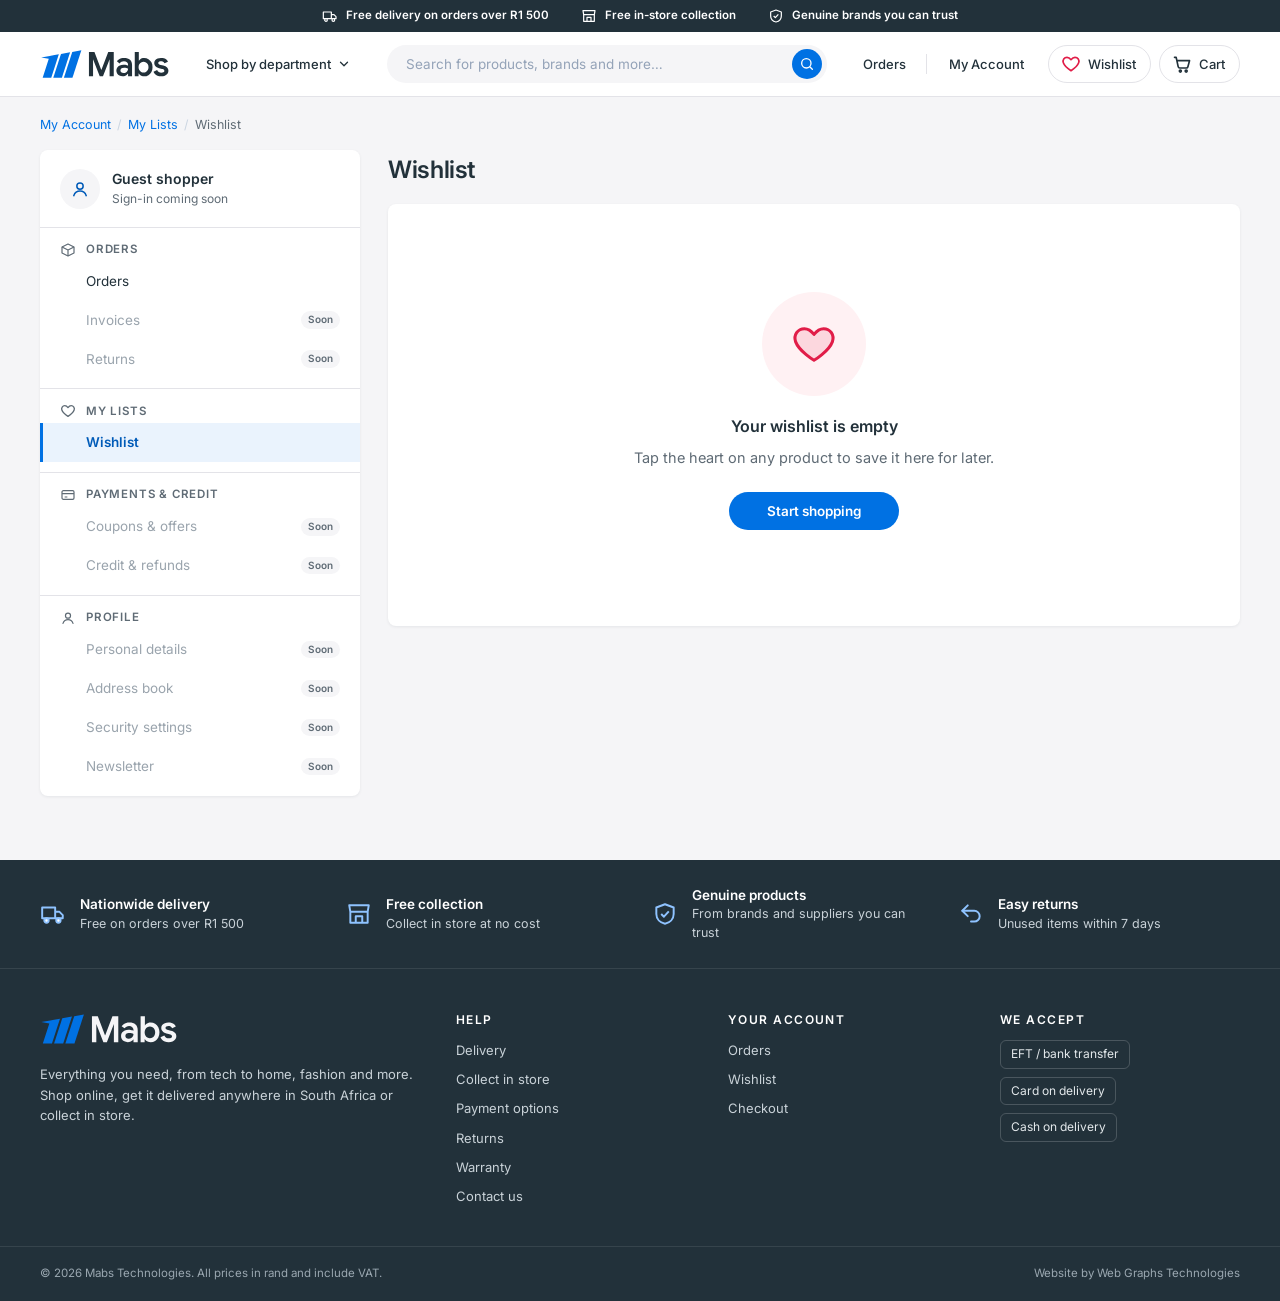
<file: wishlist.html>
<!DOCTYPE html>
<html lang="en-ZA">
<head>
<meta charset="UTF-8">
<meta name="viewport" content="width=device-width, initial-scale=1.0">
<title>Wishlist — Mabs Technologies</title>
<meta name="robots" content="noindex">
<!-- link previews (WhatsApp, Facebook, X): image needs a full address; update it when the shop moves to its own domain -->
<meta property="og:type" content="website">
<meta property="og:site_name" content="Mabs Technologies">
<meta property="og:title" content="Wishlist — Mabs Technologies">
<meta property="og:description" content="Tech, home and kitchen, fashion, beauty, toys and more, delivered across South Africa or collected in store.">
<meta property="og:image" content="https://arclay2026.github.io/Mabs-Technologies/assets/og-image.jpg">
<meta property="og:image:width" content="1200">
<meta property="og:image:height" content="630">
<meta name="twitter:card" content="summary_large_image">
<meta name="theme-color" content="#22313a">
<link rel="icon" type="image/svg+xml" href="assets/favicon.svg">
<link rel="preconnect" href="https://fonts.googleapis.com">
<link rel="preconnect" href="https://fonts.gstatic.com" crossorigin>
<link href="https://fonts.googleapis.com/css2?family=Inter:wght@400;500;600;700;800&display=swap" rel="stylesheet">
<link rel="stylesheet" href="css/mabs.css?v=202610291200">
<link rel="stylesheet" href="css/select.css?v=202610291200">
</head>
<body class="mabs" data-page="wishlist">
<div id="site-header"></div>

<main id="main" class="account-page">
  <div class="wrap">
    <nav class="crumbs account-crumbs" aria-label="Breadcrumb"><ol>
      <li><a href="account.html">My Account</a></li>
      <li><a href="wishlist.html">My Lists</a></li>
      <li aria-current="page" id="crumb-current">Wishlist</li>
    </ol></nav>

    <div class="account-layout">
      <aside class="account-nav" id="account-nav" aria-label="My Account"></aside>

      <section class="account-main" aria-labelledby="wl-title">
        <div class="account-head">
          <h1><span id="wl-title">Wishlist</span> <span class="account-count" id="wl-count"></span></h1>
          <div class="account-tools" id="wl-actions"></div>
        </div>
        <div class="account-panel" id="wishlist" aria-live="polite"></div>
      </section>
    </div>
  </div>
</main>

<div id="site-footer"></div>

<script src="js/catalog.js?v=202610291200"></script>
<script src="js/api.js?v=202610291200" data-load="js/select.js js/app.js js/account.js js/wishlist.js"></script>
</body>
</html>
</file>
<file: css/mabs.css>
/* =====================================================================
   MABS TECHNOLOGIES — STORE DESIGN SYSTEM
   ---------------------------------------------------------------------
   Clean retail look: navy ink, warm orange accent, soft tinted product
   tiles, rounded cards. One stylesheet for every page.
   ===================================================================== */

:root {
  /* brand palette: #ffffff, #0071e3 blue, #f5f5f7 grey, #22313a slate */
  --ink: #22313a;
  --text: #22313a;
  --mute: #5f6b75;
  --line: #e3e3e8;
  --bg: #ffffff;
  --bg-alt: #f5f5f7;
  --surface: #ffffff;
  --accent: #0071e3;
  --accent-hover: #005bb8;
  --accent-bright: #0071e3;
  --accent-tint: #eaf3fd;
  --sale: #b91c1c;
  --ok: #15803d;
  --warn: #b45309;
  --radius-sm: 6px;
  --radius: 8px;
  --radius-lg: 10px;
  --shadow: 0 1px 2px rgba(34, 49, 58, .06), 0 1px 3px rgba(34, 49, 58, .05);
  --shadow-lg: 0 18px 40px -16px rgba(34, 49, 58, .28);
  --font: "Inter", "Segoe UI", system-ui, -apple-system, sans-serif;
  --max: 1520px;
  --gutter: clamp(16px, 4vw, 40px);
  --ease: cubic-bezier(.2, .7, .2, 1);
}

*, *::before, *::after { box-sizing: border-box; }
html { scroll-behavior: smooth; scroll-padding-top: 90px; }
@media (prefers-reduced-motion: reduce) { html { scroll-behavior: auto; } *, *::before, *::after { transition: none !important; animation: none !important; } }
body.mabs { margin: 0; background: var(--bg); color: var(--text); font: 400 14.5px/1.55 var(--font); -webkit-font-smoothing: antialiased; }
body.drawer-open, body.sheet-open { overflow: hidden; }
/* resets use :where() so they never outrank component styles */
:where(.mabs) img, :where(.mabs) svg { display: block; max-width: 100%; }
:where(.mabs) a { color: inherit; text-decoration: none; }
:where(.mabs) button { font: inherit; color: inherit; background: none; border: 0; padding: 0; cursor: pointer; }
:where(.mabs) input, :where(.mabs) select, :where(.mabs) textarea { font: inherit; color: inherit; }
:where(.mabs) h1, :where(.mabs) h2, :where(.mabs) h3, :where(.mabs) p { margin: 0; }
:where(.mabs) h1, :where(.mabs) h2, :where(.mabs) h3 { color: var(--ink); letter-spacing: -.01em; line-height: 1.2; }
:where(.mabs) ul, :where(.mabs) ol { margin: 0; padding: 0; list-style: none; }
:where(.mabs) fieldset { border: 0; margin: 0; padding: 0; min-width: 0; }
/* scrollbars: slim, rounded, no arrow buttons (page, menus, drawers) */
::-webkit-scrollbar { width: 12px; height: 12px; }
::-webkit-scrollbar-track, ::-webkit-scrollbar-corner { background: transparent; }
::-webkit-scrollbar-thumb { border: 3px solid transparent; border-radius: 999px; background: #c9cfd5 padding-box; }
::-webkit-scrollbar-thumb:hover { background-color: #9aa4ad; }
::-webkit-scrollbar-button { display: none; width: 0; height: 0; }
@supports not selector(::-webkit-scrollbar) { * { scrollbar-width: thin; scrollbar-color: #c9cfd5 transparent; } } /* Firefox */
.mabs :focus-visible { outline: none; box-shadow: 0 0 0 2px rgba(34, 49, 58, .18); } /* keyboard only: a soft ring that follows each element's own corners */
/* text fields show focus with their own border instead (they match :focus-visible even on a mouse click) */
.mabs input:focus-visible, .mabs textarea:focus-visible { box-shadow: none; }
.wrap { max-width: var(--max); margin: 0 auto; padding-inline: var(--gutter); }
.sr-only { position: absolute !important; width: 1px; height: 1px; overflow: hidden; clip: rect(0 0 0 0); white-space: nowrap; }
/* spam trap: hidden from people, filled in by bots */
.hp { position: absolute; left: -10000px; width: 1px; height: 1px; overflow: hidden; }
.skip { position: absolute; left: var(--gutter); top: -80px; z-index: 300; background: var(--ink); color: #fff; padding: 12px 18px; border-radius: var(--radius-sm); font-weight: 700; }
.skip:focus { top: 12px; }
.fine { font-size: 11.5px; color: var(--mute); }
.center { text-align: center; }
[hidden] { display: none !important; }

/* ---------- buttons ---------- */
.btn { display: inline-flex; align-items: center; justify-content: center; gap: 8px; min-height: 38px; padding: 8px 18px; border-radius: 999px; font-weight: 600; font-size: 13.5px; line-height: 1.2; border: 1px solid transparent; transition: background .18s, border-color .18s, color .18s, transform .18s; white-space: nowrap; }
.btn svg { width: 18px; height: 18px; flex: none; }
.btn:active { transform: translateY(1px); }
.btn-lg { min-height: 44px; padding: 10px 22px; font-size: 14.5px; }
.btn-sm { min-height: 32px; padding: 6px 14px; font-size: 12.5px; }
.btn-block { width: 100%; }
.btn-primary { background: var(--accent); color: #fff; }
.btn-primary:hover { background: var(--accent-hover); }
.btn-dark { background: var(--ink); color: #fff; }
.btn-dark:hover { background: #1a262d; }
.btn-ghost { border-color: var(--line); background: var(--surface); color: var(--ink); }
.btn-ghost:hover { border-color: var(--ink); }
.btn-light { background: rgba(255, 255, 255, .1); color: #fff; border-color: rgba(255, 255, 255, .35); }
.btn-light:hover { background: rgba(255, 255, 255, .18); border-color: #fff; }
.btn[disabled] { background: var(--line); color: var(--mute); cursor: not-allowed; border-color: transparent; }
.link-btn { display: inline-flex; align-items: center; gap: 6px; font-size: 12.5px; font-weight: 600; color: var(--mute); }
.link-btn:hover { color: var(--accent); }
.link-btn svg { width: 16px; height: 16px; }
.icon-btn { position: relative; display: inline-flex; align-items: center; justify-content: center; gap: 8px; min-width: 40px; height: 40px; border-radius: 999px; color: var(--ink); transition: background .18s; }
.icon-btn:hover { background: var(--bg-alt); }
.icon-btn svg { width: 22px; height: 22px; }

/* ---------- header ---------- */
/* promo strip */
.promo-bar { background: #22313a; color: #ffffff; font-size: 11.5px; font-weight: 600; }
.promo-list { display: flex; align-items: center; justify-content: center; gap: 12px 32px; min-height: 32px; }
.promo-item { display: inline-flex; align-items: center; gap: 8px; }
.promo-item svg { width: 16px; height: 16px; color: #ffffff; }
.promo-item svg circle { fill: #22313a; /* wheel hubs cut out of the truck */ }
.promo-help { display: inline-flex; align-items: center; gap: 6px; margin-left: auto; color: #fff; }
.promo-help svg { width: 16px; height: 16px; }
.promo-help:hover { text-decoration: underline; }
@media (max-width: 1100px) { .promo-item:nth-child(3) { display: none; } }
@media (max-width: 700px) { .promo-item:nth-child(n+2), .promo-help { display: none; } .promo-list { min-height: 32px; font-size: 11px; } }

/* main bar */
.masthead { position: sticky; top: 0; z-index: 100; background: #fff; border-bottom: 1px solid var(--line); transition: box-shadow .2s; }
.masthead.is-scrolled { box-shadow: 0 10px 30px -18px rgba(34, 49, 58, .35); }
.bar { display: grid; grid-template-columns: auto minmax(0, 1fr) auto; align-items: center; gap: 28px; min-height: 64px; }
.menu-btn { display: none; }
.logo { display: inline-flex; align-items: center; flex: none; }
.logo-img { height: 30px; width: auto; }

/* search pill */
.search { display: flex; align-items: center; background: var(--bg-alt); border: 1px solid transparent; border-radius: 999px; transition: border-color .18s, background .18s, box-shadow .18s; }
.search:hover { border-color: var(--line); }
.search:focus-within { border-color: #b9c0c7; background: #fff; } /* one thin border, no ring */
.search input { flex: 1; min-width: 0; height: 36px; border: 0; background: none; padding: 0 8px 0 18px; font-size: 13.5px; outline: none; }
.search input::placeholder { color: #94a3b8; }
.search input:focus-visible { outline: none; } /* the whole pill shows focus */
.search button { display: grid; place-items: center; width: 30px; height: 30px; margin-right: 4px; border-radius: 999px; background: #0071e3; color: #fff; transition: background .18s; }
.search button:hover { background: #005bb8; /* brand blue, a shade darker on hover */ }
.search button svg { width: 16px; height: 16px; }

/* search panel (drops down under the logo/search row) */
.search-wrap { width: 100%; max-width: 660px; justify-self: center; }
.suggest { position: absolute; left: 0; right: 0; z-index: 105; background: #fff; border-top: 1px solid var(--line); box-shadow: 0 30px 40px -28px rgba(34, 49, 58, .45); max-height: calc(100vh - 140px); overflow-y: auto; overscroll-behavior: contain;
  opacity: 0; transform: translateY(-10px); clip-path: inset(0 0 100% 0); transition: opacity .2s ease, transform .26s var(--ease), clip-path .26s var(--ease); }
.suggest.is-open { opacity: 1; transform: none; clip-path: inset(0 0 -60px 0); }
.suggest-body { padding-block: 22px 28px; }
/* sections rise in once as the panel opens (not on every keystroke) */
.suggest.is-entering .sg-group { animation: sg-in .32s var(--ease) both; }
.suggest.is-entering .sg-group:nth-child(2) { animation-delay: .05s; }
.suggest.is-entering .sg-group:nth-child(3) { animation-delay: .1s; }
@keyframes sg-in { from { opacity: 0; transform: translateY(8px); } }
.search-scrim { position: fixed; inset: 0; z-index: 90; background: rgba(34, 49, 58, .4); opacity: 0; transition: opacity .25s ease; }
.search-scrim.is-on { opacity: 1; }
.sg-cols { display: grid; grid-template-columns: repeat(auto-fit, minmax(260px, 1fr)); gap: 12px 48px; }
.sg-head { display: flex; align-items: baseline; justify-content: space-between; gap: 12px; margin-bottom: 4px; }
.sg-head h2 { font-size: 13.5px; font-weight: 600; color: var(--ink); }
.sg-clear { font-size: 11.5px; font-weight: 600; color: var(--mute); }
.sg-clear:hover { color: var(--accent); text-decoration: underline; }
.sg-term { display: flex; align-items: center; gap: 14px; padding: 12px 10px; border-bottom: 1px solid var(--line); font-size: 13.5px; color: var(--text); transition: background .15s, padding .15s; }
.sg-term svg { width: 18px; height: 18px; flex: none; color: var(--mute); }
.sg-term:hover, .sg-term.is-active { background: var(--bg-alt); padding-left: 14px; }
.sg-depts { display: grid; grid-template-columns: repeat(2, minmax(0, 1fr)); gap: 2px 12px; }
.sg-dept { display: flex; align-items: center; gap: 12px; padding: 7px 10px 7px 6px; border-radius: 8px; color: var(--text); transition: background .15s; }
.sg-dept:hover, .sg-dept.is-active { background: var(--bg-alt); }
.sg-dept-ico { display: grid; place-items: center; flex: none; width: 34px; height: 34px; border-radius: 8px; background: var(--bg-alt); }
.sg-dept:hover .sg-dept-ico, .sg-dept.is-active .sg-dept-ico { background: #fff; }
.sg-dept-ico svg { width: 28px; height: 21px; }
.sg-dept-name { flex: 1; min-width: 0; font-size: 13.5px; font-weight: 500; color: var(--ink); }
.sg-dept-n { font-size: 11.5px; color: var(--mute); font-variant-numeric: tabular-nums; }
@media (max-width: 560px) { .sg-depts { grid-template-columns: 1fr; } }
.sg-products { display: grid; grid-template-columns: repeat(auto-fill, minmax(280px, 1fr)); gap: 2px 24px; padding-top: 6px; }
.sg-products .mini { border-radius: var(--radius); }
.sg-products .mini:hover, .sg-products .mini.is-active { background: var(--bg-alt); }
.sg-all { display: flex; align-items: center; justify-content: space-between; gap: 8px; margin-top: 12px; padding: 13px 14px; border-radius: var(--radius); font-size: 12.5px; font-weight: 700; color: var(--accent); background: var(--accent-tint); }
.sg-all svg { width: 16px; height: 16px; transition: transform .2s var(--ease); }
.sg-all:hover svg, .sg-all.is-active svg { transform: translateX(3px); }
.sg-all.is-active { box-shadow: 0 0 0 3px rgba(34, 49, 58, .12); }
.sg-none { padding: 18px 0; color: var(--mute); }
.sg-none-title { font-size: 14.5px; font-weight: 600; color: var(--ink); margin-bottom: 4px; }
@media (max-width: 760px) { .suggest { max-height: calc(100vh - 150px); } .suggest-body { padding-block: 14px 20px; } .sg-cols { gap: 18px; } }

/* compact product row (mega menu + suggestions) */
.mini { display: flex; align-items: center; gap: 12px; padding: 8px; transition: background .15s; }
.mini-media { flex: none; display: grid; place-items: center; width: 56px; aspect-ratio: 1; padding: 5px; border: 1px solid var(--line); border-radius: var(--radius-sm); background: #fff; }
.mini-media svg, .mini-media img { width: 100%; height: 100%; object-fit: contain; }
.mini-text { display: flex; flex-direction: column; gap: 2px; min-width: 0; }
.mini-name { font-size: 12.5px; font-weight: 700; color: var(--ink); line-height: 1.3; }
.mini-price .price { font-size: 12.5px; }
.mini-price .was { font-size: 11px; }

/* actions */
.actions { display: flex; align-items: center; gap: 8px; }
.count { position: absolute; top: -4px; right: -6px; min-width: 19px; height: 19px; padding: 0 5px; border-radius: 999px; background: #0071e3; color: #fff; font-size: 11px; font-weight: 700; line-height: 19px; text-align: center; box-shadow: 0 0 0 2px #fff; }
/* plain "Orders" text link, first in the actions row */
.orders-link { display: inline-flex; align-items: center; height: 38px; padding: 0 12px; margin-right: 4px; border-radius: 999px; font-size: 13px; font-weight: 500; color: var(--ink); transition: background .15s; }
.orders-link:hover { background: #f5f5f7; }
.acct-links { display: contents; }
.acct-hi { gap: 7px; max-width: 180px; }
.acct-hi svg { width: 17px; height: 17px; flex: none; }
.acct-hi span { overflow: hidden; text-overflow: ellipsis; white-space: nowrap; }
.orders-link[aria-current="page"] { text-decoration: underline; text-underline-offset: 4px; }
@media (max-width: 1100px) { .orders-link { display: none; } } /* in the slide-out menu on smaller screens */

.links-sep { width: 1px; height: 20px; margin: 0 2px 0 -4px; background: var(--line); }
@media (max-width: 1100px) { .links-sep { display: none; } }

/* "Shop by department" dropdown beside the logo */
@media (min-width: 901px) { .bar { grid-template-columns: auto auto minmax(0, 1fr) auto; gap: 24px; } }
.dept-menu { display: flex; }
.mega-toggle.dept-btn { align-items: center; width: auto; white-space: nowrap; height: 38px; margin: 0; padding: 0 12px; gap: 6px; display: inline-flex; border-radius: 999px; font-size: 13px; font-weight: 500; color: var(--ink); }
.mega-toggle.dept-btn:hover { background: #f5f5f7; color: var(--ink); }
.mega-toggle.dept-btn svg { width: 14px; height: 14px; transition: transform .2s var(--ease); }
.has-mega.dept-menu.is-open .dept-btn { transform: none; background: #f5f5f7; }
.dept-menu.is-open .dept-btn svg { transform: rotate(180deg); }
/* departments down the left, the chosen one's types and top picks on the right (brand slate) */
.mega.dept-panel { background: #22313a; border-top: 0; box-shadow: 0 30px 60px -24px rgba(10, 18, 23, .55); }
.dept-wrap { display: grid; grid-template-columns: 290px minmax(0, 1fr); min-height: 460px; }
.dept-rail { display: flex; flex-direction: column; gap: 14px; padding: 14px 0 18px; border-right: 1px solid rgba(255, 255, 255, .1); }
.dept-rail ul { display: flex; flex-direction: column; }
.dept-link { display: flex; align-items: center; gap: 12px; padding: 7px 14px 7px 8px; margin-right: 14px; border-radius: 8px; font-size: 13.5px; font-weight: 500; color: #d5dce1; transition: background .12s, color .12s; }
.dept-link > svg { width: 14px; height: 14px; margin-left: auto; transform: rotate(-90deg); opacity: 0; transition: opacity .12s, transform .12s; }
.dept-link.is-active { background: rgba(255, 255, 255, .09); color: #fff; }
.dept-link.is-active > svg { opacity: .8; }
.dept-ico { display: grid; place-items: center; flex: none; width: 30px; height: 30px; border-radius: 7px; background: #fff; }
.dept-ico svg { width: 24px; height: 18px; }
.dept-rail-foot { display: flex; flex-wrap: wrap; align-items: center; gap: 10px; margin-right: 14px; padding: 14px 8px 0; border-top: 1px solid rgba(255, 255, 255, .1); }
.dept-every { display: inline-flex; align-items: center; gap: 8px; font-size: 13.5px; font-weight: 600; color: #fff; }
.dept-every:hover { color: #9ccbff; }
.dept-every .n, .dept-types .n { font-size: 11px; font-weight: 600; color: #c3ccd3; background: rgba(255, 255, 255, .1); border-radius: 999px; padding: 1px 8px; }
.dept-panel .deals-link { background: rgba(244, 63, 94, .16); color: #ff9aae; }
.dept-panel .deals-link:hover { background: rgba(244, 63, 94, .26); }
.dept-panes { padding: 22px 0 24px 34px; }
.dept-pane-head { padding-bottom: 14px; margin-bottom: 8px; border-bottom: 1px solid rgba(255, 255, 255, .1); }
.dept-title { font-size: 18px; font-weight: 700; color: #fff; }
.dept-title:hover { color: #9ccbff; }
.dept-pane-head p { margin-top: 2px; font-size: 13px; color: #9fb0bb; }
.dept-pane-body { display: grid; grid-template-columns: minmax(0, 1fr) 320px; gap: 34px; }
.dept-types { columns: 2; column-gap: 28px; padding-top: 4px; }
.dept-types li { break-inside: avoid; }
.dept-types a { display: flex; align-items: center; justify-content: space-between; gap: 10px; padding: 8px 0; font-size: 13.5px; color: #c3ccd3; }
.dept-types a:hover { color: #fff; }
.dept-types .dept-all { justify-content: flex-start; gap: 6px; font-weight: 600; color: #9ccbff; }
.dept-types .dept-all svg { width: 15px; height: 15px; transition: transform .15s; }
.dept-types .dept-all:hover { color: #fff; }
.dept-types .dept-all:hover svg { transform: translateX(3px); }
.dept-picks { display: flex; flex-direction: column; gap: 4px; padding-top: 4px; }
.dept-picks-title { margin-bottom: 4px; font-size: 11.5px; font-weight: 700; text-transform: uppercase; letter-spacing: .08em; color: #9fb0bb; }
.dept-picks .mini { border-radius: 10px; }
.dept-picks .mini:hover { background: rgba(255, 255, 255, .07); }
.dept-picks .mini-name { color: #e6ebee; }
.dept-picks .mini-price, .dept-picks .mini-price .price { color: #fff; }
.dept-picks .mini-price s, .dept-picks .mini-price .was { color: #9fb0bb; }
.dept-panel :focus-visible { box-shadow: 0 0 0 3px rgba(255, 255, 255, .3); }
@media (max-width: 1150px) { .dept-pane-body { grid-template-columns: 1fr; } .dept-picks { display: none; } }
@media (max-width: 900px) { .dept-menu { display: none; } }

/* wishlist + cart: matching icon-and-label buttons */
.act { position: relative; display: inline-flex; align-items: center; gap: 7px; height: 38px; padding: 0 14px 0 12px; border: 1px solid #e3e3e8; border-radius: 999px; font-size: 13px; font-weight: 500; color: var(--ink); transition: background .15s, transform .18s; }
.act:hover { background: #f5f5f7; border-color: #d6d6dd; } /* soft brand-grey outline, brand grey fill on hover */
.act-icon { position: relative; display: grid; place-items: center; width: 20px; height: 20px; }
.act-icon svg { width: 20px; height: 20px; }
.wish-link .act-icon { color: #e11d48; } /* pink-red heart */
.act .count { position: static; min-width: 20px; height: 20px; padding: 0 6px; line-height: 20px; font-size: 11px; font-weight: 600; background: #0071e3; color: #fff; box-shadow: none; } /* sits after the label */
.act-sep { display: none; } /* the outlines separate the two buttons now */
.cart-btn.bump { animation: bump .45s var(--ease); }
@keyframes bump { 40% { transform: scale(1.06); } }

/* category row + mega menus */
.deals-link { align-self: center; display: inline-flex; align-items: center; gap: 6px; height: 32px; padding: 0 14px 0 12px; border-radius: 999px; background: #fef2f2; color: var(--sale); font-size: 12.5px; font-weight: 700; transition: background .15s; }
.deals-link svg { width: 16px; height: 16px; }
.deals-link:hover, .deals-link[aria-current="page"] { background: #fee2e2; }
.deals-n { min-width: 22px; height: 20px; padding: 0 6px; border-radius: 999px; background: var(--sale); color: #fff; font-size: 11.5px; line-height: 20px; text-align: center; }

.mega { position: absolute; left: 0; right: 0; top: 100%; z-index: 110; background: #fff; border-top: 1px solid var(--line); box-shadow: 0 30px 50px -30px rgba(34, 49, 58, .4); animation: mega-in .22s var(--ease); }
@keyframes mega-in { from { opacity: 0; transform: translateY(-6px); } }
.menu-cat .n { font-size: 11px; font-weight: 700; color: var(--mute); background: var(--bg-alt); border-radius: 999px; padding: 1px 8px; }

/* mobile / tablet */
@media (max-width: 900px) {
  .menu-btn { display: inline-flex; margin-left: -10px; }
  .bar { grid-template-columns: auto auto minmax(0, 1fr) auto; gap: 8px 10px; }
  .actions { grid-column: 4; }
  .search-wrap { grid-column: 3; }
}
@media (max-width: 760px) {
  .bar { grid-template-columns: auto 1fr auto; min-height: 0; padding-block: 10px 12px; }
  .search-wrap { grid-column: 1 / -1; grid-row: 2; max-width: none; }
  .actions { grid-column: 3; }
  .search input { height: 36px; padding-left: 16px; }
  .act-label, .act-sep { display: none; }
  .act { width: 38px; height: 38px; padding: 0; justify-content: center; }
  .act .count { position: absolute; top: 3px; right: 1px; min-width: 16px; height: 16px; padding: 0 4px; line-height: 16px; font-size: 10.5px; box-shadow: 0 0 0 2px #fff; }
  .logo-img { height: 26px; }
  html { scroll-padding-top: 124px; }
}

/* slide-out menu */
.drawer.drawer-left { left: 0; right: auto; width: min(380px, 88%); box-shadow: 20px 0 60px rgba(34, 49, 58, .25); transform: translateX(-100%); }
.menu-body { display: flex; flex-direction: column; gap: 6px; padding-top: 12px; }
.menu-link { display: flex; align-items: center; justify-content: space-between; gap: 10px; padding: 14px 4px; font-size: 14.5px; font-weight: 700; color: var(--ink); border-bottom: 1px solid var(--line); }
.menu-link svg { width: 18px; height: 18px; color: var(--mute); }
.menu-deals { justify-content: flex-start; color: var(--sale); border-bottom: 0; }
.menu-deals svg { color: var(--sale); }
.menu-cat { border-bottom: 1px solid var(--line); }
.menu-cat summary { display: flex; align-items: center; gap: 12px; padding: 10px 4px; cursor: pointer; list-style: none; }
.menu-cat summary::-webkit-details-marker { display: none; }
.menu-cat summary > svg { width: 18px; height: 18px; margin-left: auto; color: var(--mute); transition: transform .2s var(--ease); }
.menu-cat[open] summary > svg { transform: rotate(180deg); }
.menu-art { flex: none; display: grid; place-items: center; width: 48px; height: 48px; padding: 4px; border-radius: var(--radius-sm); background: var(--bg-alt); }
.menu-cat-name { display: flex; flex-direction: column; font-weight: 700; color: var(--ink); }
.menu-cat-name small { font-size: 11px; font-weight: 500; color: var(--mute); }
.menu-cat ul { padding: 0 0 10px 60px; }
.menu-cat li a { display: flex; align-items: center; justify-content: space-between; padding: 9px 4px; font-size: 13.5px; font-weight: 600; }
.menu-cat .menu-all { color: var(--accent); font-weight: 700; }
.menu-extra { display: flex; flex-direction: column; margin-top: 12px; padding: 8px 16px; border-radius: var(--radius); background: var(--bg-alt); }
.menu-extra a { display: flex; align-items: center; gap: 12px; padding: 11px 0; font-weight: 700; }
.menu-extra a + a { border-top: 1px solid var(--line); }
.menu-extra svg { width: 20px; height: 20px; color: var(--accent); }

/* ---------- designed dropdowns (css/select.css): sizes for each place they appear ---------- */
.sort .dd { min-width: 170px; }
.sort .dd-btn { height: 38px; border-color: var(--line); border-radius: 999px; padding: 0 12px 0 16px; font-weight: 600; }
.period .dd { min-width: 190px; }
.period .dd-btn { height: 38px; }
.field .dd-btn { height: 42px; border-color: var(--line); border-radius: var(--radius-sm); font-size: 14.5px; }
.field .dd-btn:focus-visible, .field .dd.is-open .dd-btn { border-color: var(--ink); }
.field .dd-menu { max-height: 320px; }
.reviews-sort .dd-btn { height: 34px; }
.cl-qty .dd { min-width: 72px; }
.cl-qty .dd-btn { height: 34px; font-weight: 600; }
.cl-qty .dd-menu { min-width: 88px; max-height: 260px; }
.cl-qty .dd-menu li { justify-content: space-between; font-variant-numeric: tabular-nums; }
@media (max-width: 760px) { .field .dd-btn { font-size: 16px; } .period .dd { min-width: 0; } }

/* ---------- loading skeletons (drawn by js/api.js) ---------- */
/* header and carousel keep their size while the page starts, so nothing jumps */
#site-header:empty { height: 97px; border-bottom: 1px solid var(--line); background: linear-gradient(var(--ink) 0 32px, #fff 32px); }
@media (max-width: 760px) { #site-header:empty { height: 141px; } }
.hero:not(.hero-welcome):not(.hero-slides) { min-height: clamp(280px, 26vw, 420px); }
.sk { display: block; border-radius: 4px; background: #ececef linear-gradient(100deg, transparent 20%, rgba(255, 255, 255, .55) 50%, transparent 80%) no-repeat;
  background-size: 220% 100%; animation: sk-shine 1.4s ease-in-out infinite; }
@keyframes sk-shine { from { background-position: 130% 0; } to { background-position: -30% 0; } }
@media (prefers-reduced-motion: reduce) { .sk { animation: none; } }
.sk-card, .sk-tile { display: flex; flex-direction: column; border-radius: 6px; background: #fff; box-shadow: 0 1px 3px rgba(34, 49, 58, .06); overflow: hidden; }
.sk-card .sk-media { aspect-ratio: 1; margin: 12px; border-radius: 4px; }
.sk-body { display: flex; flex-direction: column; gap: 9px; padding: 4px 16px 18px; }
.sk-line { height: 11px; }
.sk-price { width: 45%; height: 16px; margin-top: 6px; }
.sk-w20 { width: 20%; } .sk-w35 { width: 35%; } .sk-w40 { width: 40%; } .sk-w45 { width: 45%; } .sk-w50 { width: 50%; }
.sk-w60 { width: 60%; } .sk-w70 { width: 70%; } .sk-w80 { width: 80%; }
.sk-btn { height: 38px; margin-top: 8px; border-radius: 999px; }
.sk-tile { border: 1px solid var(--line); box-shadow: none; border-radius: var(--radius-lg); }
.sk-tile-art { aspect-ratio: 1.15; margin: 10px 10px 0; border-radius: 8px; }
.sk-crumbs { padding-block: 22px 18px; }
.sk-logo { flex: none; width: 96px; height: 26px; margin-right: 56px; border-radius: 6px; }
.marquee-track:has(.sk-logo) { animation: none; }
.sk-square { aspect-ratio: 1; border-radius: 6px; }
.sk-stack { display: flex; flex-direction: column; gap: 12px; }
.sk-title { height: 24px; width: 85%; }
.sk-gap { height: 8px; background: none; animation: none; }
.sk-block { height: 44px; border-radius: 6px; }
.sk-row { display: flex; gap: 18px; padding: 18px 20px; border: 1px solid var(--line); border-radius: var(--radius); background: #fff; }
.sk-row + .sk-row { margin-top: 12px; }
.sk-row .sk-stack { flex: 1; }
.sk-thumb { flex: none; width: 112px; height: 112px; border-radius: 6px; }
.cart-side .sk-row { display: flex; flex-direction: column; }
/* real cards ease in where the skeleton was */
.grid > .card { animation: card-in .3s ease-out both; }
@keyframes card-in { from { opacity: 0; } to { opacity: 1; } }
@media (prefers-reduced-motion: reduce) { .grid > .card { animation: none; } }

/* ---------- view preferences (above the carousel) ---------- */
.view-prefs { display: flex; align-items: center; justify-content: center; gap: 8px; padding: 5px var(--gutter); font-size: 12px; color: var(--mute); }
.switch { position: relative; flex: none; width: 32px; height: 18px; border-radius: 999px; background: #c9ced4; transition: background .2s; }
.switch span { position: absolute; top: 2px; left: 2px; width: 14px; height: 14px; border-radius: 50%; background: #fff; box-shadow: 0 1px 3px rgba(34, 49, 58, .3); transition: transform .2s var(--ease); }
.switch[aria-checked="true"] { background: var(--accent); }
.switch[aria-checked="true"] span { transform: translateX(14px); }
.switch:focus-visible { outline: none; box-shadow: 0 0 0 2px rgba(34, 49, 58, .18); }

/* ---------- homepage carousel ---------- */
/* image slides keep the 1920 × 500 shape (1080 × 720 on phones) */
.hero { position: relative; overflow: hidden; background: var(--bg-alt); }
.hero-slides { aspect-ratio: 1920 / 500; max-height: 520px; }
.hero-track { display: flex; height: 100%; transition: transform .6s var(--ease); }
.hero-slide { flex: 0 0 100%; height: 100%; }
.hero-slide a, .hero-slide picture { display: block; height: 100%; }
.hero-slide img { width: 100%; height: 100%; object-fit: cover; }
.hero-nav { position: absolute; top: 50%; z-index: 2; display: grid; place-items: center; width: 44px; height: 44px; margin-top: -22px; border-radius: 50%; background: rgba(255, 255, 255, .92); color: var(--ink); box-shadow: 0 2px 10px rgba(34, 49, 58, .18); opacity: 0; transition: opacity .2s, background .2s; }
.hero:hover .hero-nav, .hero-nav:focus-visible { opacity: 1; }
.hero-nav:hover { background: #fff; }
.hero-nav svg { width: 20px; height: 20px; }
.hero-prev { left: max(16px, calc((100% - var(--max)) / 2 + 16px)); } .hero-prev svg { transform: rotate(90deg); }
.hero-next { right: max(16px, calc((100% - var(--max)) / 2 + 16px)); } .hero-next svg { transform: rotate(-90deg); }
.hero-dots { position: absolute; left: 0; right: 0; bottom: 14px; z-index: 2; display: flex; justify-content: center; gap: 8px; }
.hero-dots button { width: 8px; height: 8px; border-radius: 999px; background: rgba(255, 255, 255, .6); box-shadow: 0 0 0 1px rgba(34, 49, 58, .15); transition: width .3s var(--ease), background .3s; }
.hero-dots button[aria-current] { width: 24px; background: #fff; }
@media (max-width: 640px) { .hero-slides { aspect-ratio: 1080 / 720; } .hero-nav { display: none; } }
@media (prefers-reduced-motion: reduce) { .hero-track { transition: none; } }

/* welcome banner shown until slides are added */
.hero-welcome { background: radial-gradient(120% 140% at 85% 20%, #2c4a5e 0%, #22313a 46%, #1b272e 100%); color: #fff; }
.hero-welcome::after { content: ""; position: absolute; right: -10%; top: -40%; width: 60%; aspect-ratio: 1; border-radius: 50%; background: radial-gradient(circle, rgba(0, 113, 227, .35), transparent 65%); pointer-events: none; }
.hero-in { position: relative; z-index: 1; display: grid; grid-template-columns: minmax(0, 1.1fr) minmax(0, 1fr); align-items: center; gap: 32px; min-height: clamp(280px, 26vw, 420px); padding-block: 36px; }
.hero-kicker { font-size: 12px; font-weight: 600; letter-spacing: .14em; text-transform: uppercase; color: #8fc3ff; }
.hero-title { margin-top: 10px; font-size: clamp(28px, 3.6vw, 48px); font-weight: 700; line-height: 1.08; letter-spacing: -.03em; }
.hero-text { max-width: 46ch; margin-top: 14px; font-size: clamp(14px, 1.15vw, 16px); color: rgba(255, 255, 255, .78); }
.hero-cta { display: flex; flex-wrap: wrap; gap: 10px; margin-top: 24px; }
.btn-outline-light { border-color: rgba(255, 255, 255, .45); color: #fff; }
.btn-outline-light:hover { border-color: #fff; background: rgba(255, 255, 255, .08); }
.hero-art { position: relative; height: clamp(200px, 22vw, 340px); }
.hero-art span { position: absolute; display: block; filter: drop-shadow(0 18px 30px rgba(0, 0, 0, .35)); }
.hero-art svg { width: 100%; height: auto; display: block; }
.hero-a1 { left: 4%; top: 12%; width: 66%; }
.hero-a2 { right: 4%; top: 0; width: 34%; }
.hero-a3 { right: 30%; bottom: -4%; width: 30%; }
@media (max-width: 820px) {
  .hero-in { grid-template-columns: 1fr; min-height: 0; padding-block: 28px 32px; }
  .hero-art { display: none; }
  .hero-welcome::after { width: 120%; right: -60%; top: -60%; }
}

/* ---------- featured brands strip ---------- */
.brands { padding-block: clamp(28px, 3.5vw, 40px) 30px; border-bottom: 1px solid var(--line); }
.brands-title { font-size: clamp(20px, 2vw, 25px); font-weight: 700; letter-spacing: -.02em; color: var(--ink); margin-bottom: 20px; } /* same as the other section headings */
.marquee { overflow: hidden; -webkit-mask-image: linear-gradient(90deg, transparent, #000 7%, #000 93%, transparent); mask-image: linear-gradient(90deg, transparent, #000 7%, #000 93%, transparent); }
.marquee-track { display: flex; width: max-content; animation: marquee var(--marquee-time, 40s) linear infinite; will-change: transform; }
.marquee:hover .marquee-track, .marquee:focus-within .marquee-track { animation-play-state: paused; }
@keyframes marquee { to { transform: translate3d(-50%, 0, 0); } }
.marquee-group { display: flex; align-items: center; gap: 88px; padding-right: 88px; }
.brand-logo { display: flex; align-items: center; justify-content: center; height: 44px; flex: none; transition: opacity .2s; }
.brand-logo img { width: auto; max-width: none; user-select: none; }
.marquee:hover .brand-logo { opacity: .55; }
.marquee:hover .brand-logo:hover, .brand-logo:focus-visible { opacity: 1; }
@media (max-width: 760px) { .marquee-group { gap: 56px; padding-right: 56px; } .brands { padding-block: 28px 22px; } }
/* no motion wanted: show one still, centred row */
@media (prefers-reduced-motion: reduce) {
  .marquee { -webkit-mask-image: none; mask-image: none; }
  .marquee-track { width: auto; justify-content: center; }
  .marquee-group { flex-wrap: wrap; justify-content: center; row-gap: 20px; padding-right: 0; }
  .marquee-group[aria-hidden="true"], .marquee [aria-hidden="true"] { display: none; }
}

/* ---------- sections ---------- */
.section { padding-block: clamp(32px, 4.5vw, 56px); }
.section-alt { background: var(--bg-alt); }
.section-head { display: flex; align-items: flex-end; justify-content: space-between; gap: 16px; flex-wrap: wrap; margin-bottom: 20px; }
.section-head h2 { font-size: clamp(20px, 2vw, 25px); font-weight: 700; letter-spacing: -.02em; }
.section-head h2:focus { outline: none; }
.more { font-weight: 700; color: var(--accent); }
.more:hover { text-decoration: underline; }

/* ---------- category tiles ---------- */
.cat-grid { display: grid; grid-template-columns: repeat(7, minmax(0, 1fr)); gap: 14px; }
.cat-tile { display: flex; flex-direction: column; gap: 10px; padding: 10px 10px 14px; border: 1px solid var(--line); border-radius: var(--radius-lg); background: #fff; text-align: center; transition: border-color .2s, box-shadow .2s; }
.cat-tile:hover { border-color: #cfd4da; box-shadow: 0 10px 28px -16px rgba(34, 49, 58, .3); }
.cat-art { display: grid; place-items: center; aspect-ratio: 1.15; border-radius: calc(var(--radius-lg) - 4px); background: var(--bg-alt); }
.cat-art svg { width: 72%; height: auto; transition: transform .35s var(--ease); }
.cat-tile:hover .cat-art svg { transform: translateY(-3px) scale(1.03); }
.cat-name { display: flex; align-items: center; justify-content: center; min-height: 2.6em; font-size: 13.5px; font-weight: 600; line-height: 1.3; color: var(--ink); text-wrap: balance; }
.cat-tile:hover .cat-name { color: var(--accent); }
.cat-count { margin-top: -6px; font-size: 11.5px; color: var(--mute); }
@media (max-width: 1199px) { .cat-grid { grid-template-columns: repeat(5, minmax(0, 1fr)); } }
@media (max-width: 899px) { .cat-grid { grid-template-columns: repeat(4, minmax(0, 1fr)); gap: 10px; } }
/* phones: two rows that swipe sideways */
@media (max-width: 599px) {
  .cat-grid { grid-template-columns: none; grid-template-rows: repeat(2, auto); grid-auto-flow: column; grid-auto-columns: 30%; gap: 10px;
    margin-inline: calc(var(--gutter) * -1); padding: 2px var(--gutter) 6px; overflow-x: auto; scroll-snap-type: x mandatory; scroll-padding-inline: var(--gutter); scrollbar-width: none; }
  .cat-grid::-webkit-scrollbar { display: none; }
  .cat-tile { scroll-snap-align: start; padding: 8px 8px 10px; gap: 8px; }
  .cat-name { font-size: 12px; }
  .cat-count { font-size: 11px; }
}

/* "Show more" under the product grid */
.more-bar { display: flex; flex-direction: column; align-items: center; gap: 10px; margin-top: 28px; font-size: 13px; color: var(--mute); }
.more-bar:empty { display: none; }
.more-progress { width: 200px; height: 3px; border-radius: 999px; background: var(--line); overflow: hidden; }
.more-progress span { display: block; height: 100%; background: var(--ink); }
.more-bar .btn { min-width: 200px; margin-top: 6px; }

/* deals row: a grid on larger screens, a swipeable row on phones */
@media (max-width: 640px) {
  .rail-mobile { display: flex !important; gap: 10px; margin-inline: calc(var(--gutter) * -1); padding: 2px var(--gutter) 10px; overflow-x: auto; scroll-snap-type: x mandatory; scroll-padding-inline: var(--gutter); scrollbar-width: none; }
  .rail-mobile::-webkit-scrollbar { display: none; }
  .rail-mobile > .card, .rail-mobile > .sk-card { flex: 0 0 44%; scroll-snap-align: start; }
}

/* ---------- product cards ---------- */
/* 6 products per row on wide screens, stepping down as space runs out */
.grid { display: grid; grid-template-columns: repeat(6, minmax(0, 1fr)); gap: 16px; }
@media (max-width: 1359px) { .grid { grid-template-columns: repeat(5, minmax(0, 1fr)); } }
@media (max-width: 1099px) { .grid { grid-template-columns: repeat(4, minmax(0, 1fr)); } }
@media (max-width: 760px) { .grid { grid-template-columns: repeat(3, minmax(0, 1fr)); } }
.card { position: relative; display: flex; flex-direction: column; background: #fff; border-radius: 6px; box-shadow: 0 1px 3px rgba(34, 49, 58, .08), 0 1px 2px rgba(34, 49, 58, .04); overflow: hidden; transition: box-shadow .25s; }
.card:hover { box-shadow: 0 10px 28px -10px rgba(34, 49, 58, .28); }
/* same square image frame on every card; pictures fit inside it */
.card-media { position: relative; display: grid; place-items: center; aspect-ratio: 1 / 1; background: #fff; padding: 6%; }
/* number of photos, bottom-left of the picture */
.card-photos { position: absolute; left: 10px; bottom: 8px; display: inline-flex; align-items: center; gap: 5px; padding: 3px 8px 3px 7px; border-radius: 4px; background: #f1f3f5; color: var(--ink); font-size: 11px; font-weight: 600; line-height: 1.4; }
.card-photos svg { width: 14px; height: 14px; }
.card-media > svg, .card-media > img { width: 100%; height: 100%; object-fit: contain; transition: transform .35s var(--ease); }
.card:hover .card-media > svg, .card:hover .card-media > img { transform: scale(1.04); }
.card.is-sold-out .card-media { opacity: .45; }
.card-body { flex: 1; display: flex; flex-direction: column; gap: 4px; padding: 0 16px 16px; }
.card-title { font-size: 13px; font-weight: 400; line-height: 1.4; color: var(--text); display: -webkit-box; -webkit-line-clamp: 2; -webkit-box-orient: vertical; overflow: hidden; min-height: 2.8em; }
.card-title a:hover { color: var(--accent); }
.card-title a::after { content: ""; position: absolute; inset: 0; z-index: 1; } /* whole card is the link */
.card-price { margin-top: 2px; } /* titles always take two lines, so prices line up across a row */
.card-note { font-size: 11.5px; color: var(--warn); }
.card-rating { display: flex; align-items: center; gap: 4px; font-size: 11.5px; color: var(--mute); }
.card-rating .stars { --star: 12px; }

/* star rating: grey row with a gold row on top, cut to the score */
.stars { --star: 14px; position: relative; display: inline-block; flex: none; line-height: 0; vertical-align: middle; }
.stars-off, .stars-on { display: flex; gap: 1px; }
.stars-on { position: absolute; inset: 0 auto 0 0; overflow: hidden; }
.stars svg { width: var(--star); height: var(--star); flex: none; }
.stars-off svg { fill: #d9dde2; }
.stars-on svg { fill: #f5a623; }
.card-note.is-out { color: var(--mute); }
.price { font-size: 17px; font-weight: 700; color: var(--ink); }
.was { font-size: 12.5px; color: var(--mute); margin-left: 4px; }
.stock { font-size: 11.5px; font-weight: 600; display: inline-flex; align-items: center; gap: 6px; }
.stock::before { content: ""; width: 8px; height: 8px; border-radius: 50%; background: currentColor; }
.stock-in { color: var(--ok); }
.stock-low { color: var(--warn); }
.stock-out { color: var(--mute); }
.badge { position: absolute; top: 12px; left: 12px; z-index: 2; padding: 4px 9px; border-radius: 4px; background: var(--ink); color: #fff; font-size: 11px; font-weight: 700; letter-spacing: .02em; }
.badge-sale { background: var(--accent); }
.badge-out { background: #e3e3e8; color: var(--text); }
/* square "14% OFF" tag on cards */
.card .badge-sale { display: flex; flex-direction: column; align-items: center; justify-content: center; width: 34px; height: 34px; padding: 0; font-size: 8.5px; line-height: 1.05; text-align: center; }
.card .badge-sale b { font-size: 10.5px; font-weight: 700; }
/* smaller tags on cards so the picture gets the room */
.card .badge { top: 10px; left: 10px; }
.card .badge:not(.badge-sale) { padding: 3px 7px; font-size: 10px; border-radius: 3px; }
/* brand logo in the card's top corner */
/* search results: the detailed card */
.grid-rich { grid-template-columns: repeat(5, minmax(0, 1fr)); }
@media (max-width: 1359px) { .grid-rich { grid-template-columns: repeat(4, minmax(0, 1fr)); } }
@media (max-width: 1099px) { .grid-rich { grid-template-columns: repeat(3, minmax(0, 1fr)); } }
@media (max-width: 760px) { .grid-rich { grid-template-columns: repeat(2, minmax(0, 1fr)); } }
.card-rich .card-media { padding: 8%; }
.card .card-media:has(> img) { padding: 3%; } /* photos bring their own white space */
.card-rich .card-title { font-size: 13.5px; min-height: 2.8em; }
.card-wish { position: absolute; top: 8px; right: 8px; z-index: 2; display: grid; place-items: center; width: 36px; height: 36px; border-radius: 50%; color: var(--ink); background: rgba(255, 255, 255, .9); transition: color .15s, background .15s; }
.card-wish:hover { color: #e11d48; background: #fff1f3; }
.card-wish svg { width: 19px; height: 19px; }
.card-wish.is-on { color: #e11d48; }
.card-wish.is-on svg path { fill: currentColor; }
.card-brandlink { position: relative; z-index: 2; align-self: flex-start; font-size: 12.5px; color: var(--accent); }
.card-brandlink:hover { text-decoration: underline; }
.card-rich .card-price .price { font-size: 17px; }
.card-save { min-height: 1.4em; line-height: 1.4; margin-top: -2px; font-size: 11.5px; font-weight: 600; color: var(--sale); }
.card-facts { display: flex; flex-direction: column; gap: 5px; margin-top: 4px; padding-top: 8px; border-top: 1px solid var(--line); }
.card-facts li { display: flex; align-items: center; gap: 6px; font-size: 11.5px; color: var(--mute); }
.card-facts .stock { font-size: 11.5px; }
.card-eta svg { width: 15px; height: 15px; flex: none; color: var(--accent); }
.card-eta b { color: var(--ink); font-weight: 600; }
.card-buy { position: relative; z-index: 2; display: flex; flex-direction: column; gap: 6px; margin-top: auto; padding-top: 12px; }
.card-add { width: 100%; min-height: 38px; border-color: var(--accent); background: #fff; color: var(--accent); font-size: 13px; }
.card-add:hover:not([disabled]) { background: var(--accent); color: #fff; }
.card-add svg { width: 17px; height: 17px; }
.card-add[disabled] { border-color: var(--line); color: var(--mute); cursor: not-allowed; }
@media (max-width: 760px) {
  .card-rich .card-body { padding: 2px 12px 12px; }
  .card-add { font-size: 12.5px; }
  .card-eta span { line-height: 1.35; }
}

.card-brandmark { position: absolute; top: 14px; right: 14px; z-index: 2; display: flex; align-items: center; justify-content: flex-end; height: 22px; max-width: 72px; pointer-events: none; }
.card-brandmark img { max-width: 72px; width: auto; object-fit: contain; }
.card-brandmark.is-text { font-size: 10.5px; font-weight: 700; letter-spacing: .08em; text-transform: uppercase; color: var(--mute); white-space: nowrap; overflow: hidden; text-overflow: ellipsis; }

/* ---------- shop ---------- */
.result-count { color: var(--mute); font-size: 12.5px; margin-top: 4px; }
.shop-tools { display: flex; align-items: center; gap: 10px; }
.sort { display: flex; align-items: center; gap: 8px; font-size: 12.5px; font-weight: 600; color: var(--mute); }
.sort > span { white-space: nowrap; }
.sort select, .field select { appearance: none; height: 38px; padding: 0 38px 0 14px; border: 1px solid var(--line); border-radius: 999px; background: #fff url("data:image/svg+xml,%3Csvg xmlns='http://www.w3.org/2000/svg' viewBox='0 0 24 24' fill='none' stroke='%2322313a' stroke-width='2'%3E%3Cpath d='M6 9l6 6 6-6'/%3E%3C/svg%3E") no-repeat right 12px center / 16px; color: var(--ink); font-weight: 600; cursor: pointer; }
.filter-toggle { display: inline-flex; }
.filter-toggle svg { width: 18px; height: 18px; }
.shop-layout { display: block; } /* grid uses the full width; filters open in a panel */
/* filters: slide-in panel from the left (a bottom sheet on phones) */
.filters { position: fixed; top: 0; bottom: 0; left: 0; z-index: 200; width: min(360px, 92vw); display: flex; flex-direction: column; gap: 22px; padding: 20px 24px 0; overflow-y: auto; background: #fff; box-shadow: 20px 0 50px rgba(34, 49, 58, .25); transform: translateX(-105%); visibility: hidden; transition: transform .3s var(--ease), visibility 0s .3s; }
.filters.is-open { transform: none; visibility: visible; transition: transform .3s var(--ease); }
body.sheet-open::after { content: ""; position: fixed; inset: 0; z-index: 150; background: rgba(34, 49, 58, .45); }
.filters-head { display: flex; align-items: center; gap: 12px; }
.filters-head h3 { margin-right: auto; }
.filters-close { margin-right: -10px; }
.filters-head h3 { font-size: 16px; font-weight: 700; }
.filters legend { font-size: 11.5px; font-weight: 700; text-transform: uppercase; letter-spacing: .08em; color: var(--ink); margin-bottom: 8px; padding: 0; }
.check { display: flex; align-items: center; gap: 10px; padding: 6px 0; font-size: 13.5px; cursor: pointer; }
.check input { width: 18px; height: 18px; margin: 0; accent-color: var(--accent); flex: none; }
.check .n { margin-left: auto; font-size: 11.5px; color: var(--mute); }
/* collapsible sections for availability and product details */
.facets { display: flex; flex-direction: column; }
.facets:empty { display: none; }
.facet { border-top: 1px solid var(--line); }
.facet:last-child { border-bottom: 1px solid var(--line); }
.facet legend { float: left; width: 100%; margin: 0; }
.facet legend + * { clear: both; }
.facet-head { display: flex; align-items: center; gap: 8px; width: 100%; min-height: 46px; padding: 0; border: 0; background: none; font: inherit; letter-spacing: inherit; text-transform: inherit; color: inherit; text-align: left; cursor: pointer; }
.facet-head > span:first-child { margin-right: auto; }
.facet-head svg { width: 16px; height: 16px; flex: none; color: var(--mute); transition: transform .2s var(--ease); }
.facet-head[aria-expanded="true"] svg { transform: rotate(180deg); }
.facet-head:hover { color: var(--accent-hover); }
.facet-on { display: inline-grid; place-items: center; min-width: 18px; height: 18px; padding: 0 5px; border-radius: 999px; background: var(--accent); color: #fff; font-size: 10.5px; letter-spacing: 0; }
.facet-body { padding-bottom: 10px; }
.facet-more { margin: 4px 0 2px; font-size: 13px; color: var(--accent); }
.facet-more:hover { color: var(--accent-hover); text-decoration: underline; }
.swatch { width: 16px; height: 16px; flex: none; border-radius: 50%; background: var(--sw); box-shadow: inset 0 0 0 1px rgba(0, 0, 0, .14); }
.price-range { display: flex; align-items: center; gap: 8px; }
.price-range label { flex: 1; }
.price-range input { width: 100%; height: 38px; padding: 0 12px; border: 1px solid var(--line); border-radius: var(--radius-sm); }
.price-range input:focus { border-color: var(--ink); outline: none; }
.filters-done { display: inline-flex; position: sticky; bottom: 0; margin-top: auto; flex: none; box-shadow: 0 -16px 16px #fff; }
.filters > .filters-done { margin-bottom: 20px; }
.chips { display: flex; flex-wrap: wrap; gap: 8px; }
.chips:not(:empty) { margin-bottom: 16px; }
.chip { display: inline-flex; align-items: center; gap: 6px; min-height: 30px; padding: 3px 9px 3px 12px; border-radius: 999px; background: var(--accent-tint); color: var(--accent-hover); font-size: 12.5px; font-weight: 700; }
.chip svg { width: 15px; height: 15px; }
.chip:hover { background: #d9e9fc; }
/* while searching, only the results show (js/shop.js sets body.is-searching) */
body.is-searching main > :not(#shop) { display: none; }
body.is-searching #shop { padding-top: clamp(20px, 3vw, 32px); min-height: 70vh; }

/* search results: the filters become a sidebar beside 4 results per row */
@media (min-width: 1000px) {
  .is-search .shop-layout { display: grid; grid-template-columns: 264px minmax(0, 1fr); gap: 20px; align-items: start; }
  .is-search .filters { position: sticky; top: 86px; z-index: 1; width: auto; max-height: calc(100vh - 106px); gap: 0; padding: 0;
    border: 1px solid var(--line); border-radius: var(--radius); box-shadow: none; transform: none; visibility: visible; transition: none; }
  .is-search .filters-head { position: sticky; top: 0; z-index: 1; padding: 16px 18px 14px; border-bottom: 1px solid var(--line); background: #fff; }
  .is-search .filters fieldset { margin: 0; padding: 16px 18px; border: 0; }
  .is-search .filters fieldset + fieldset, .is-search .facets + fieldset { border-top: 1px solid var(--line); }
  .is-search .filters .facet { padding-top: 4px; padding-bottom: 4px; }
  .is-search .facet:last-child { border-bottom: 0; }
  .is-search .filters .facet legend { margin-bottom: 0; }
  .is-search .facet .facet-body { padding-bottom: 12px; }
  /* headings sit inside each section, not on its dividing line */
  .is-search .filters legend { float: left; width: 100%; margin-bottom: 8px; }
  .is-search .filters legend + * { clear: both; }
  .is-search .filters-close, .is-search .filters-done, .is-search .filter-toggle { display: none; }
  .is-search .grid-rich { grid-template-columns: repeat(4, minmax(0, 1fr)); }
  body.sheet-open:has(.is-search)::after { display: none; }
}
@media (min-width: 1000px) and (max-width: 1299px) { .is-search .grid-rich { grid-template-columns: repeat(3, minmax(0, 1fr)); } }
.sk-filter { margin: 9px 0; }

@media (max-width: 900px) {
  .filters { top: auto; right: 0; width: auto; max-height: 85vh; padding: 20px var(--gutter) 0; border-radius: var(--radius-lg) var(--radius-lg) 0 0; box-shadow: 0 -20px 50px rgba(34, 49, 58, .3); transform: translateY(105%); }
}
@media (max-width: 560px) {
  .grid { grid-template-columns: repeat(2, minmax(0, 1fr)); gap: 10px; }
  .card-body { padding: 2px 12px 12px; }
  .card-title { font-size: 12.5px; }
  .price { font-size: 15.5px; }
  .card .badge { top: 8px; left: 8px; }
  .card .badge-sale { width: 30px; height: 30px; font-size: 7.5px; }
  .card .badge-sale b { font-size: 9.5px; }
  .card .badge:not(.badge-sale) { font-size: 9.5px; padding: 2px 6px; }
  .sort > span { display: none; }
}

/* ---------- empty states ---------- */
.empty { text-align: center; padding: 40px 20px; display: flex; flex-direction: column; align-items: center; gap: 8px; color: var(--mute); }
.empty .btn { margin-top: 12px; }
.empty-title { font-size: 17px; font-weight: 700; color: var(--ink); }
.empty-wide { grid-column: 1 / -1; border: 1px dashed var(--line); border-radius: var(--radius); }
.empty-page { padding-block: 96px; }

/* ---------- product page ---------- */
/* grey page with white panels: gallery + details, buy box, description */
.pdp-page { background: var(--bg-alt); }
.pdp-top { display: flex; align-items: center; justify-content: space-between; gap: 16px; }
.crumbs ol { display: flex; flex-wrap: wrap; gap: 6px; padding-block: 18px; font-size: 12.5px; color: var(--mute); }
.crumbs li + li::before { content: "/"; margin-right: 6px; color: #cbd5e1; }
.crumbs a { color: var(--accent); }
.crumbs a:hover { text-decoration: underline; }
.crumbs [aria-current] { color: var(--mute); }
.pdp-share { flex: none; font-size: 13px; color: var(--ink); }
.pdp-share svg { width: 17px; height: 17px; }
.pdp { display: grid; grid-template-columns: minmax(0, 1fr) 340px; grid-template-areas: "hero side" "about side" "reviews side"; gap: 16px; align-items: start; padding-bottom: 48px; }
.pdp-panel { --pad: 24px; background: #fff; border: 1px solid var(--line); border-radius: 8px; padding: var(--pad); }
.pdp-hero { grid-area: hero; display: grid; grid-template-columns: minmax(0, 1.05fr) minmax(0, 1fr); gap: clamp(20px, 3vw, 40px); align-items: start; }
.pdp-side { grid-area: side; position: sticky; top: 84px; display: flex; flex-direction: column; gap: 16px; }
.pdp-about { grid-area: about; }

/* gallery */
/* 4 square thumbnails stack to exactly the main photo's height: thumb = (width − 4 gaps) / 5 */
.pdp-gallery { --g: 10px; display: grid; gap: var(--g); }
.pdp-gallery.has-thumbs { grid-template-columns: calc((100% - 4 * var(--g)) / 5) minmax(0, 1fr); }
.pdp-thumbs { display: grid; grid-template-rows: repeat(4, auto); align-content: start; gap: var(--g); }
.pdp-thumbs button, .viewer-thumbs button { position: relative; display: block; width: 100%; aspect-ratio: 1; padding: 8%; overflow: hidden; border: 1px solid var(--line); border-radius: 6px; background: #fff; transition: border-color .15s; }
.pdp-thumbs button:hover, .viewer-thumbs button:hover { border-color: #aab3bb; }
.pdp-thumbs button[aria-current], .pdp-thumbs .is-current,
.viewer-thumbs button[aria-current] { border-color: var(--accent); box-shadow: inset 0 0 0 1px var(--accent); }
.pdp-thumbs img, .viewer-thumbs img { width: 100%; height: 100%; object-fit: contain; }
.thumb-more img { filter: blur(3px); opacity: .3; transform: scale(1.08); }
.thumb-more span { position: absolute; inset: 0; display: grid; place-items: center; font-size: clamp(16px, 1.6vw, 22px); font-weight: 700; color: var(--accent); }
.pdp-stage { position: relative; aspect-ratio: 1; border: 1px solid var(--line); border-radius: 6px; background: #fff; }
.pdp-stage-img { position: absolute; inset: 0; display: grid; place-items: center; padding: 10%; cursor: zoom-in; }
.pdp-stage-img svg, .pdp-stage-img img { width: 100%; height: 100%; object-fit: contain; }
.pdp-stage-img:has(img) { padding: 3%; } /* photos bring their own white space */
.pdp-stage .badge { top: 14px; left: 14px; }
.pdp-stage .badge-sale { display: flex; flex-direction: column; align-items: center; justify-content: center; width: 46px; height: 46px; padding: 0; font-size: 10px; line-height: 1.1; border-radius: 4px; }
.pdp-stage .badge-sale b { font-size: 13px; }
.pdp-zoom { position: absolute; top: 12px; right: 12px; z-index: 2; display: grid; place-items: center; width: 36px; height: 36px; border-radius: 50%; background: #fff; color: var(--ink); box-shadow: 0 1px 4px rgba(34, 49, 58, .18); transition: background .15s; }
.pdp-zoom:hover { background: var(--bg-alt); }
.pdp-zoom svg { width: 17px; height: 17px; }

/* details */
.pdp-info { display: flex; flex-direction: column; gap: 14px; min-width: 0; }
.pdp-brand { align-self: flex-start; display: inline-flex; align-items: center; min-height: 24px; font-size: 13px; font-weight: 600; color: var(--ink); }
.pdp-brand img { display: block; width: auto; }
.pdp-info h1 { font-size: clamp(20px, 1.9vw, 25px); font-weight: 600; line-height: 1.3; letter-spacing: -.015em; }
/* dividers sit on each item's left edge; the clipped margin hides the one starting each line */
.pdp-keyline { display: flex; flex-wrap: wrap; row-gap: 4px; margin-left: -9px; overflow: hidden; font-size: 13px; line-height: 1.35; color: var(--mute); }
.pdp-keyline li { margin-left: -1px; padding: 0 8px; border-left: 1px solid #c5cbd1; }
.pdp-perks { display: flex; flex-direction: column; gap: 14px; padding-top: 16px; border-top: 1px solid var(--line); }
.pdp-perks li { display: flex; gap: 12px; align-items: flex-start; font-size: 13px; color: var(--mute); }
.pdp-perks svg { width: 20px; height: 20px; flex: none; margin-top: 1px; color: var(--accent); }
.pdp-perks b { display: block; color: var(--ink); font-weight: 600; margin-bottom: 1px; }

/* buy box */
.pdp-buy { display: flex; flex-direction: column; gap: 10px; }
.pdp-price { display: flex; align-items: baseline; flex-wrap: wrap; gap: 4px 10px; }
.pdp-price .price { font-size: 30px; font-weight: 700; letter-spacing: -.02em; }
.pdp-price .was { font-size: 15px; }
.pdp-save { margin-top: -6px; font-size: 13px; font-weight: 600; color: var(--sale); }
.pdp-buy > .fine { margin-top: -6px; }
.pdp-eta { display: flex; align-items: center; gap: 10px; font-size: 13px; color: var(--mute); }
.pdp-eta svg { width: 18px; height: 18px; flex: none; color: var(--ink); }
.pdp-eta b { color: var(--ink); font-weight: 600; }
.pdp-free { padding: 10px 14px; border-radius: 6px; background: var(--accent-tint); color: var(--ink); font-size: 12px; font-weight: 700; letter-spacing: .04em; text-transform: uppercase; }
.pdp-free span { color: var(--accent); }
.pdp-stock { padding-top: 2px; }
.pdp-stock .stock { font-size: 13px; }
.pdp-actions { display: flex; flex-direction: column; gap: 10px; }
/* size choice (clothing, shoes): one box per size, the chosen one in brand blue */
.pdp-size { min-width: 0; }
.pdp-size:focus { outline: none; }
.pdp-size legend { padding: 0; margin-bottom: 8px; font-size: 13px; color: var(--mute); }
.pdp-size legend b { font-weight: 600; color: var(--ink); }
.size-opts { display: flex; flex-wrap: wrap; gap: 8px; }
.size-opt { position: relative; }
.size-opt input { position: absolute; inset: 0; width: 100%; height: 100%; margin: 0; opacity: 0; cursor: pointer; }
.size-opt span { display: grid; place-items: center; min-width: 54px; height: 40px; padding: 0 12px; border: 1px solid var(--line); border-radius: 8px; background: #fff; font-size: 13.5px; font-weight: 600; color: var(--ink); transition: border-color .15s, background .15s, color .15s; }
.size-opt:hover span { border-color: #aab3bb; }
.size-opt input:checked + span { border-color: var(--accent); background: var(--accent-tint); color: var(--accent-hover); }
.size-opt input:focus-visible + span { box-shadow: 0 0 0 2px rgba(34, 49, 58, .18); }
.pdp-size.is-invalid .size-opt span { border-color: #f1b8b8; }
.size-error { margin-top: 8px; font-size: 12.5px; font-weight: 600; color: var(--sale); }
.pdp-actions .btn, .wish-btn { width: 100%; }
.btn-soft { background: var(--bg-alt); color: var(--ink); }
.btn-soft:hover { background: #e9e9ee; }
.wish-btn svg { width: 19px; height: 19px; }
.wish-btn.is-on { color: #e11d48; }
.wish-btn.is-on svg path { fill: currentColor; }
.pdp-seller { display: flex; flex-direction: column; gap: 12px; font-size: 13px; color: var(--mute); }
.pdp-seller b { color: var(--ink); font-weight: 600; }
.pdp-pay { display: flex; flex-direction: column; gap: 8px; padding-top: 12px; border-top: 1px solid var(--line); }
.pdp-pay li { display: flex; align-items: center; gap: 10px; }
.pdp-pay svg { width: 18px; height: 18px; flex: none; color: var(--ink); }

/* description & specs */
.pdp-about h2 { font-size: 17px; font-weight: 700; margin-bottom: 10px; }
.pdp-desc { max-width: 72ch; font-size: 14px; color: var(--text); margin-bottom: 28px; }
.pdp-specs { display: grid; grid-template-columns: 1fr 1fr; border-top: 1px solid var(--line); }
.pdp-specs div { display: grid; grid-template-columns: minmax(110px, 40%) 1fr; gap: 12px; padding: 11px 12px; border-bottom: 1px solid var(--line); font-size: 13px; }
.pdp-specs dt { color: var(--mute); }
.pdp-specs dd { color: var(--ink); font-weight: 500; }

/* rating under the title */
.pdp-rating { display: inline-flex; align-items: center; gap: 8px; align-self: flex-start; margin-top: -6px; font-size: 13px; color: var(--mute); }
.pdp-rating b { color: var(--ink); font-weight: 600; }
a.pdp-rating:hover span { color: var(--accent); text-decoration: underline; }
.pdp-rating .stars { --star: 15px; }
.pdp-rating.is-empty a { color: var(--accent); }
.pdp-rating.is-empty a:hover { text-decoration: underline; }

/* reviews */
.pdp-reviews { grid-area: reviews; scroll-margin-top: 16px; }
.reviews-head { display: flex; align-items: center; justify-content: space-between; gap: 12px; margin-bottom: 18px; }
.reviews-head h2 { font-size: 17px; font-weight: 700; }
.reviews-sort { display: inline-flex; align-items: center; gap: 8px; font-size: 13px; color: var(--mute); }
.reviews-sort select { height: 34px; padding: 0 30px 0 10px; border: 1px solid var(--line); border-radius: 6px; background: #fff; font: inherit; color: var(--ink); }
.reviews-layout { display: grid; grid-template-columns: 260px minmax(0, 1fr); gap: clamp(20px, 3vw, 40px); align-items: start; }
.reviews-summary { display: flex; flex-direction: column; gap: 10px; }
.reviews-avg { display: flex; align-items: center; gap: 12px; }
.reviews-avg b { font-size: 38px; font-weight: 700; line-height: 1; letter-spacing: -.02em; color: var(--ink); }
.reviews-avg .stars { --star: 18px; }
.reviews-count { margin-top: -4px; font-size: 13px; color: var(--mute); }
.reviews-bars { display: flex; flex-direction: column; gap: 6px; margin-bottom: 6px; }
.reviews-bars li { display: grid; grid-template-columns: 44px 1fr 28px; align-items: center; gap: 10px; font-size: 12.5px; color: var(--mute); }
.reviews-bars li > span:last-child { text-align: right; font-variant-numeric: tabular-nums; }
.rv-bar { height: 8px; border-radius: 999px; background: var(--bg-alt); overflow: hidden; }
.rv-bar span { display: block; height: 100%; border-radius: inherit; background: #f5a623; }
.reviews-none { display: flex; flex-direction: column; gap: 4px; font-size: 13px; color: var(--mute); }
.reviews-none b { font-size: 14px; color: var(--ink); }
.review-list { display: flex; flex-direction: column; }
.review { padding: 18px 0; border-bottom: 1px solid var(--line); }
.review:first-child { padding-top: 0; }
.review:last-child { border-bottom: 0; }
.review-top { display: flex; align-items: center; flex-wrap: wrap; gap: 6px 10px; }
.review-top b { font-size: 14px; font-weight: 600; color: var(--ink); }
.review-meta { margin-top: 4px; font-size: 12.5px; color: var(--mute); }
.review-verified { display: inline-flex; align-items: center; gap: 3px; color: var(--ok); font-weight: 600; }
.review-verified svg { width: 13px; height: 13px; }
.review-body { margin-top: 8px; font-size: 13.5px; color: var(--text); white-space: pre-line; overflow-wrap: anywhere; }
.review-reply { margin-top: 12px; padding: 12px 14px; border-left: 3px solid var(--accent); border-radius: 0 6px 6px 0; background: var(--bg-alt); font-size: 13px; }
.review-reply b { display: block; margin-bottom: 2px; color: var(--ink); font-size: 12.5px; }
.review-reply p { white-space: pre-line; }
#review-more { margin-top: 16px; }
.review-thanks { display: flex; gap: 10px; align-items: flex-start; margin-bottom: 18px; padding: 14px 16px; border-radius: 6px; background: #ecfdf3; color: #14532d; font-size: 13.5px; }
.review-thanks svg { width: 18px; height: 18px; flex: none; margin-top: 1px; color: var(--ok); }

/* review form */
.review-form { display: flex; flex-direction: column; gap: 14px; margin-bottom: 22px; padding: 20px; border: 1px solid var(--line); border-radius: 8px; background: #fcfcfd; }
.review-form h3 { font-size: 15px; font-weight: 700; }
.review-form .field { display: flex; flex-direction: column; gap: 5px; }
.review-form label, .rate legend { font-size: 12.5px; font-weight: 600; color: var(--ink); }
.review-form input:not([type=radio]), .review-form textarea { width: 100%; padding: 10px 12px; border: 1px solid var(--line); border-radius: 6px; background: #fff; font: inherit; font-size: 13.5px; color: var(--ink); }
.review-form input:focus, .review-form textarea:focus { outline: none; border-color: var(--ink); }
.review-form .hint { font-size: 11.5px; color: var(--mute); }
.review-form .opt { font-weight: 400; color: var(--mute); }
.review-form-row { display: grid; grid-template-columns: 1fr 1fr; gap: 14px; }
.review-form-actions { display: flex; gap: 10px; }
.rate { border: 0; padding: 0; margin: 0; display: flex; flex-wrap: wrap; align-items: center; gap: 6px 14px; }
.rate legend { width: 100%; margin-bottom: 6px; padding: 0; }
/* stars are in reverse order so the hovered star and the ones "before" it light up */
.rate-stars { display: inline-flex; flex-direction: row-reverse; gap: 2px; }
.rate-stars input { position: absolute; opacity: 0; width: 1px; height: 1px; }
.rate-stars label { cursor: pointer; padding: 2px; border-radius: 4px; }
.rate-stars svg { display: block; width: 28px; height: 28px; fill: #d9dde2; transition: fill .12s, transform .12s; }
.rate-stars label:hover svg, .rate-stars label:hover ~ label svg,
.rate-stars input:checked ~ label svg { fill: #f5a623; }
.rate-stars label:hover svg { transform: scale(1.08); }
.rate-stars input:focus-visible + label { box-shadow: 0 0 0 2px rgba(34, 49, 58, .18); }
.rate-word { font-size: 13px; color: var(--mute); }

/* larger view */
.viewer { position: fixed; inset: 0; z-index: 400; display: flex; flex-direction: column; background: #fff; opacity: 0; transition: opacity .2s; }
.viewer.is-open { opacity: 1; }
.viewer-head { display: flex; align-items: center; gap: 16px; padding: 12px 16px 12px 24px; border-bottom: 1px solid var(--line); }
.viewer-title { flex: 1; min-width: 0; font-size: 14px; font-weight: 600; color: var(--ink); white-space: nowrap; overflow: hidden; text-overflow: ellipsis; }
.viewer-count { font-size: 13px; color: var(--mute); font-variant-numeric: tabular-nums; }
.viewer-body { position: relative; flex: 1; min-height: 0; display: grid; grid-template: minmax(0, 1fr) / minmax(0, 1fr); place-items: center; padding: 24px 80px; overflow: hidden; }
.viewer-img { width: 100%; height: 100%; max-width: 900px; min-height: 0; display: grid; grid-template: minmax(0, 1fr) / minmax(0, 1fr); place-items: center; }
.viewer-img svg, .viewer-img img { width: 100%; height: 100%; max-height: 100%; object-fit: contain; }
/* the larger view sits on grey; photos' white backgrounds blend into it */
.viewer-body { background: var(--bg-alt); }
.viewer-thumbs button { border-color: transparent; background: var(--bg-alt); }
.viewer-img img, .viewer-thumbs img { mix-blend-mode: multiply; }
.viewer-close { display: grid; place-items: center; width: 40px; height: 40px; border-radius: 50%; color: var(--ink); background: var(--bg-alt); }
.viewer-close:hover { background: #e9e9ee; }
.viewer-close svg { width: 20px; height: 20px; }
.viewer-nav { position: absolute; top: 50%; display: grid; place-items: center; width: 46px; height: 46px; margin-top: -23px; border-radius: 50%; background: #fff; color: var(--ink); box-shadow: 0 1px 6px rgba(34, 49, 58, .2); }
.viewer-nav:hover { background: var(--bg-alt); }
.viewer-prev { left: 20px; } .viewer-prev svg { transform: rotate(90deg); }
.viewer-next { right: 20px; } .viewer-next svg { transform: rotate(-90deg); }
.viewer-nav svg { width: 20px; height: 20px; }
.viewer-thumbs { display: flex; justify-content: center; gap: 10px; padding: 14px 16px 18px; overflow-x: auto; border-top: 1px solid var(--line); }
.viewer-thumbs li { flex: none; width: 72px; }

@media (max-width: 1180px) {
  .pdp { grid-template-columns: minmax(0, 1fr) 310px; }
  .pdp-hero { grid-template-columns: 1fr; }
}
@media (max-width: 860px) {
  .pdp { grid-template-columns: 1fr; grid-template-areas: "hero" "side" "about" "reviews"; gap: 12px; }
  .pdp-side { position: static; }
  .pdp-panel { --pad: 18px; }
  .pdp-specs { grid-template-columns: 1fr; }
  .reviews-layout, .review-form-row { grid-template-columns: 1fr; }
  .crumbs li[aria-current] { display: none; }
  /* thumbnails move under the photo in a row of 4 */
  .pdp-gallery.has-thumbs { grid-template-columns: 1fr; }
  .pdp-thumbs { order: 2; grid-template-rows: none; grid-template-columns: repeat(4, minmax(0, 72px)); }
  .viewer-body { padding: 16px; }
  .viewer-nav { display: none; }
  .viewer-thumbs { justify-content: flex-start; }
  .viewer-thumbs li { width: 58px; }
}

/* checkout summary: heading with an "Edit cart" link */
.summary-head { display: flex; align-items: baseline; justify-content: space-between; gap: 12px; }
.summary-head .link-btn { color: var(--accent); font-size: 12.5px; }

/* ---------- cart page ---------- */
.cart-page { background: var(--bg-alt); padding-bottom: 8px; }
.cart-head { display: flex; align-items: baseline; justify-content: space-between; gap: 16px; padding-block: 26px 18px; }
.cart-head h1 { font-size: clamp(22px, 2.2vw, 28px); font-weight: 700; letter-spacing: -.02em; outline: none; }
.cart-count { font-size: 15px; font-weight: 500; color: var(--mute); }
.cart-head .link-btn { font-size: 13px; color: var(--accent); }
.cart-layout { display: grid; grid-template-columns: minmax(0, 1fr) 360px; gap: 20px; align-items: start; padding-bottom: 40px; }
.cart-lines { display: flex; flex-direction: column; gap: 12px; }
.cl { border: 1px solid var(--line); border-radius: var(--radius); background: #fff; } /* no overflow clipping: the quantity list opens past the edge */
.cl-alert { margin: 14px 16px 0; padding: 10px 14px; border-left: 3px solid var(--warn); border-radius: 0 var(--radius-sm) var(--radius-sm) 0; background: #fff7ed; font-size: 13px; color: #7c2d12; }
.cl-alert.is-error { border-left-color: var(--sale); background: #fef2f2; color: #7f1d1d; }
.cart-summary .cl-alert { margin: 0 0 12px; }
.cl-main { display: grid; grid-template-columns: 112px minmax(0, 1fr) auto; gap: 20px; padding: 18px 20px; }
.cl-media { display: grid; place-items: center; width: 112px; aspect-ratio: 1; padding: 8px; border: 1px solid var(--line); border-radius: var(--radius-sm); background: #fff; }
.cl-media svg, .cl-media img { width: 100%; height: 100%; object-fit: contain; }
.cl.is-out .cl-media, .cl.is-out .cl-name, .cl.is-out .cl-price { opacity: .55; }
.cl-info { display: flex; flex-direction: column; gap: 6px; min-width: 0; }
.cl-name { font-size: 14.5px; font-weight: 600; line-height: 1.35; color: var(--ink); }
.cl-name:hover { color: var(--accent); }
.cl-meta { font-size: 12.5px; color: var(--mute); }
.cl-size { font-size: 13px; color: var(--mute); }
.cl-size b { font-weight: 600; color: var(--ink); }
.cl-tags { display: flex; flex-direction: column; gap: 6px; margin-top: 4px; }
.cl-tags li { display: flex; align-items: center; gap: 8px; font-size: 12.5px; color: var(--mute); }
.cl-tags svg { width: 16px; height: 16px; flex: none; }
.cl-eta svg { color: var(--accent); }
.cl-eta b { color: var(--ink); font-weight: 600; }
.cl-save { align-self: flex-start; padding: 3px 10px; border-radius: 999px; background: var(--accent-tint); color: var(--accent) !important; font-weight: 600; }
.cl-save svg { width: 13px; height: 13px; }
.cl-price { display: flex; flex-direction: column; align-items: flex-end; gap: 2px; text-align: right; white-space: nowrap; }
.cl-price b { font-size: 18px; font-weight: 700; color: var(--ink); }
.cl-price s { font-size: 12.5px; color: var(--mute); }
.cl-price span { font-size: 12px; color: var(--mute); }
.cl-actions { display: flex; align-items: center; gap: 8px; padding: 10px 20px; border-top: 1px dashed var(--line); border-radius: 0 0 var(--radius) var(--radius); background: #fcfcfd; }
.cl-btn { display: inline-flex; align-items: center; gap: 7px; height: 34px; padding: 0 12px; border: 1px solid var(--line); border-radius: var(--radius-sm); background: #fff; font-size: 12.5px; font-weight: 500; color: var(--ink); transition: border-color .15s, color .15s; }
.cl-btn:hover { border-color: #b9c0c7; color: var(--accent); }
.cl-btn svg { width: 15px; height: 15px; }
/* Remove is red everywhere: cart page, side cart and wishlist */
.cl-btn[data-cart-remove] { color: var(--sale); border-color: #f1d0d0; }
.cl-btn[data-cart-remove]:hover { color: var(--sale); border-color: #e7a9a9; background: #fef2f2; }
.cl-btn[data-cart-wish] { color: #fff; border-color: #e11d48; background: #e11d48; }
.cl-btn[data-cart-wish]:hover { color: #fff; border-color: #be123c; background: #be123c; }
.cl-qty { display: inline-flex; align-items: center; gap: 8px; margin-left: auto; font-size: 12.5px; color: var(--mute); }
.cl-qty select { height: 34px; min-width: 68px; padding: 0 28px 0 12px; border: 1px solid var(--line); border-radius: var(--radius-sm); background: #fff; font: inherit; font-weight: 600; color: var(--ink); cursor: pointer; }
.cart-side { position: sticky; top: 84px; display: flex; flex-direction: column; gap: 12px; }
.cart-summary { --pad: 22px; padding: var(--pad); border: 1px solid var(--line); border-radius: var(--radius); background: #fff; }
.cart-summary h2 { margin-bottom: 14px; font-size: 17px; font-weight: 700; }
.cart-totals { display: flex; flex-direction: column; gap: 10px; margin: 14px 0 8px; font-size: 13.5px; }
.cart-totals div { display: flex; justify-content: space-between; gap: 12px; }
.cart-totals dt { color: var(--mute); }
.cart-totals dd { font-weight: 600; color: var(--ink); }
.cart-totals .is-save dd { color: var(--ok); }
.cart-totals .grand { margin-top: 4px; padding-top: 12px; border-top: 1px solid var(--line); font-size: 17px; }
.cart-totals .grand dt { color: var(--ink); font-weight: 700; }
.cart-totals .grand dd { font-weight: 700; }
.cart-vat { margin-bottom: 16px; }
.btn.is-disabled { opacity: .45; pointer-events: none; }
.cart-trust { display: flex; flex-direction: column; gap: 14px; padding: 18px 22px; border: 1px solid var(--line); border-radius: var(--radius); background: #fff; }
.cart-trust li { display: flex; gap: 12px; align-items: flex-start; font-size: 12.5px; color: var(--mute); }
.cart-trust svg { width: 19px; height: 19px; flex: none; color: var(--ink); margin-top: 1px; }
.cart-trust b { display: block; color: var(--ink); font-weight: 600; font-size: 13px; }
.cart-bar { display: none; }
.cart-empty { display: flex; flex-direction: column; align-items: center; gap: 8px; margin-bottom: 40px; padding: 48px 20px 56px; border: 1px solid var(--line); border-radius: var(--radius); background: #fff; text-align: center; }
.cart-empty h2 { margin-top: 8px; font-size: 19px; font-weight: 700; }
.cart-empty p { color: var(--mute); }
.cart-empty-actions { display: flex; flex-wrap: wrap; justify-content: center; gap: 10px; margin-top: 14px; }
.cart-recs { background: #fff; border-top: 1px solid var(--line); }
@media (max-width: 1000px) {
  .cart-layout { grid-template-columns: 1fr; }
  .cart-side { position: static; }
}
@media (max-width: 640px) {
  .cart-head { padding-block: 18px 12px; }
  .cl-main { grid-template-columns: 76px minmax(0, 1fr); gap: 14px; padding: 14px; }
  .cl-media { width: 76px; padding: 5px; }
  .cl-price { grid-column: 2; flex-direction: row; align-items: baseline; flex-wrap: wrap; gap: 4px 8px; text-align: left; }
  .cl-price b { font-size: 16px; }
  .cl-actions { padding: 10px 14px; gap: 6px; }
  .cl-btn span { display: none; } /* icons only on phones; each button has an aria-label */
  .cl-btn { width: 36px; justify-content: center; padding: 0; }
  .cart-page { padding-bottom: 72px; }
  .cart-summary .btn-lg { display: none; }
  .cart-bar { position: fixed; left: 0; right: 0; bottom: 0; z-index: 50; display: flex; align-items: center; justify-content: space-between; gap: 16px; padding: 10px var(--gutter) calc(10px + env(safe-area-inset-bottom)); border-top: 1px solid var(--line); background: #fff; box-shadow: 0 -6px 20px rgba(34, 49, 58, .08); }
  .cart-bar span { display: block; font-size: 11.5px; color: var(--mute); }
  .cart-bar b { font-size: 17px; color: var(--ink); }
  .cart-bar .btn { min-width: 150px; }
}

/* ---------- help centre ---------- */
.help-page { background: var(--bg-alt); padding-bottom: 56px; }
.help-head { margin-bottom: 22px; }
.help-head h1 { font-size: clamp(24px, 2.4vw, 30px); font-weight: 700; letter-spacing: -.02em; }
.help-head p { margin-top: 4px; color: var(--mute); }
.help-layout { display: grid; grid-template-columns: 260px minmax(0, 1fr); gap: 20px; align-items: start; }
.help-nav { position: sticky; top: 84px; padding: 8px; border: 1px solid var(--line); border-radius: var(--radius); background: #fff; }
.help-nav a { display: flex; align-items: center; gap: 12px; padding: 10px 12px; border-radius: var(--radius-sm); font-size: 13.5px; color: var(--text); }
.help-nav a:hover { background: var(--bg-alt); }
.help-nav a[aria-current] { background: var(--accent-tint); color: var(--accent); font-weight: 600; }
.help-nav svg { width: 18px; height: 18px; flex: none; }
.help-body { display: flex; flex-direction: column; gap: 16px; }
.help-topic { scroll-margin-top: 16px; padding: clamp(20px, 2.5vw, 28px); border: 1px solid var(--line); border-radius: var(--radius); background: #fff; }
.help-topic h2 { display: flex; align-items: center; gap: 12px; margin-bottom: 14px; font-size: 18px; font-weight: 700; }
.help-icon { display: grid; place-items: center; width: 38px; height: 38px; border-radius: 50%; background: var(--accent-tint); color: var(--accent); }
.help-icon svg { width: 19px; height: 19px; }
.help-text { display: flex; flex-direction: column; gap: 12px; max-width: 70ch; font-size: 14px; line-height: 1.65; }
.help-text a { color: var(--accent); }
.help-text a:hover { text-decoration: underline; }
.help-facts { display: grid; border: 1px solid var(--line); border-radius: var(--radius-sm); overflow: hidden; }
.help-facts div { display: grid; grid-template-columns: minmax(140px, 34%) 1fr; gap: 16px; padding: 12px 16px; }
.help-facts div + div { border-top: 1px solid var(--line); }
.help-facts dt { font-weight: 600; color: var(--ink); }
.help-contact { display: grid; gap: 10px; }
.help-contact li { display: grid; grid-template-columns: 100px 1fr; }
@media (max-width: 860px) {
  .help-layout { grid-template-columns: 1fr; }
  .help-nav { position: static; }
  .help-nav ul { display: flex; gap: 4px; overflow-x: auto; }
  .help-nav a { white-space: nowrap; }
  .help-facts div { grid-template-columns: 1fr; gap: 2px; }
}

/* ---------- confirmation pop-up (M.confirm) ---------- */
.modal { position: fixed; inset: 0; z-index: 500; display: grid; place-items: center; padding: 20px; }
.modal-scrim { position: absolute; inset: 0; background: rgba(34, 49, 58, .45); opacity: 0; transition: opacity .18s; }
.modal-box { position: relative; width: min(400px, 100%); padding: 28px 26px 22px; border-radius: 14px; background: #fff; text-align: center;
  box-shadow: 0 24px 60px -18px rgba(34, 49, 58, .45); opacity: 0; transform: translateY(8px) scale(.98); transition: opacity .18s, transform .22s var(--ease); }
.modal.is-open .modal-scrim { opacity: 1; }
.modal.is-open .modal-box { opacity: 1; transform: none; }
.modal-media { display: grid; place-items: center; width: 84px; height: 84px; margin: 0 auto 16px; padding: 10px; border: 1px solid var(--line); border-radius: var(--radius); background: #fff; }
.modal-media svg, .modal-media img { width: 100%; height: 100%; object-fit: contain; }
.modal-box h2 { font-size: 17px; font-weight: 700; color: var(--ink); }
.modal-box p { margin-top: 8px; font-size: 13.5px; line-height: 1.55; color: var(--mute); }
.modal-box p b { color: var(--ink); font-weight: 600; }
.modal-actions { display: grid; grid-template-columns: 1fr 1fr; gap: 10px; margin-top: 22px; }
.btn-danger { background: var(--sale); border-color: var(--sale); color: #fff; }
.btn-danger:hover { background: #991b1b; border-color: #991b1b; }
body.modal-open { overflow: hidden; }
@media (prefers-reduced-motion: reduce) { .modal-box, .modal-scrim { transition: none; } }

/* ---------- cart drawer ---------- */
.drawer-scrim { position: fixed; inset: 0; z-index: 250; background: rgba(34, 49, 58, .45); opacity: 0; transition: opacity .22s; }
.drawer { position: fixed; top: 0; right: 0; bottom: 0; z-index: 260; width: min(440px, 100%); display: flex; flex-direction: column; background: #fff; box-shadow: -20px 0 60px rgba(34, 49, 58, .25); transform: translateX(100%); transition: transform .24s var(--ease); }
.drawer-scrim.is-on { opacity: 1; }
.drawer.is-open { transform: none; }
.drawer-head { display: flex; align-items: center; justify-content: space-between; padding: 14px 16px 14px 22px; border-bottom: 1px solid var(--line); }
.drawer-head h2 { font-size: 18px; font-weight: 700; }
.drawer-body { --pad: 22px; flex: 1; overflow-y: auto; padding: 16px var(--pad); }
/* side cart and filters: the same slim scrollbar as the dropdown lists */
.drawer-body::-webkit-scrollbar, .filters::-webkit-scrollbar { width: 10px; }
.drawer-body::-webkit-scrollbar-thumb, .filters::-webkit-scrollbar-thumb { border: 3px solid transparent; border-radius: 999px; background: #c9cfd5 padding-box; }
.drawer-body::-webkit-scrollbar-thumb:hover, .filters::-webkit-scrollbar-thumb:hover { background-color: #9aa4ad; }
.drawer-foot { padding: 16px 22px 22px; border-top: 1px solid var(--line); display: flex; flex-direction: column; gap: 10px; }
.drawer-foot:empty { display: none; }
.sum-row { display: flex; justify-content: space-between; align-items: baseline; font-size: 15.5px; }
.sum-row b { font-size: 19px; font-weight: 700; color: var(--ink); }
.free-note { padding: 12px 14px; border-radius: var(--radius-sm); background: var(--accent-tint); font-size: 12.5px; margin-bottom: 8px; }
.free-note b { color: var(--accent-hover); }
.meter { height: 6px; margin-top: 8px; border-radius: 999px; background: #d9e9fc; overflow: hidden; }
.meter span { display: block; height: 100%; border-radius: inherit; background: var(--accent-bright); transition: width .3s var(--ease); }

/* line items (drawer, checkout, confirmation) */
.lines { display: flex; flex-direction: column; }
.line { display: grid; grid-template-columns: 76px 1fr auto; gap: 14px; align-items: start; padding-block: 14px; border-bottom: 1px solid var(--line); }
.line:last-child { border-bottom: 0; }
.line-media { display: grid; place-items: center; width: 76px; aspect-ratio: 1; border: 1px solid var(--line); border-radius: var(--radius-sm); background: #fff; padding: 6px; }
.line-media svg, .line-media img { width: 100%; height: 100%; object-fit: contain; }
.line-info { display: flex; flex-direction: column; gap: 2px; min-width: 0; }
.line-name { font-weight: 700; color: var(--ink); font-size: 13.5px; line-height: 1.3; }
.line-name:hover { color: var(--accent); }
.line-unit { font-size: 11.5px; color: var(--mute); }
.line-size { font-size: 12px; font-weight: 600; color: var(--ink); }
.line-total { font-weight: 700; color: var(--ink); }
.lines-compact .line { grid-template-columns: 56px 1fr auto; padding-block: 10px; }
.lines-compact .line-media { width: 56px; }

/* ---------- toast ---------- */
.toast { position: fixed; left: 50%; bottom: 24px; z-index: 300; width: max-content; max-width: calc(100% - 32px); padding: 12px 18px; border-radius: 12px; background: var(--ink); color: #fff; font-size: 13px; box-shadow: var(--shadow-lg); transform: translate(-50%, 140%); opacity: 0; transition: transform .25s var(--ease), opacity .25s; }
.toast.is-on { transform: translate(-50%, 0); opacity: 1; }
.toast-link { margin-left: 8px; color: #6cb2ff !important; font-weight: 700; text-decoration: underline; }

/* ---------- checkout ---------- */
.checkout-wrap { padding-block: 28px 64px; }
.page-title { font-size: clamp(22px, 2.4vw, 30px); font-weight: 700; letter-spacing: -.02em; margin-bottom: 22px; }
.checkout { display: grid; grid-template-columns: 1fr 400px; gap: 24px; align-items: start; }
.checkout-main { display: flex; flex-direction: column; gap: 20px; }
.panel { --pad: clamp(18px, 2.5vw, 28px); background: #fff; border: 1px solid var(--line); border-radius: var(--radius-lg); padding: var(--pad); }
.panel h2 { display: flex; align-items: center; gap: 12px; font-size: 18px; font-weight: 700; margin-bottom: 18px; }
.step { display: grid; place-items: center; width: 30px; height: 30px; border-radius: 50%; background: var(--ink); color: #fff; font-size: 12.5px; font-weight: 700; }
.field-grid { display: grid; grid-template-columns: 1fr 1fr; gap: 14px 16px; }
.field-grid + .field, .options + .field, .options + .field-grid { margin-top: 18px; }
.field-wide { grid-column: 1 / -1; }
.field label { display: block; font-size: 12.5px; font-weight: 700; color: var(--ink); margin-bottom: 6px; }
.opt { font-weight: 500; color: var(--mute); }
.field input, .field textarea, .field select { width: 100%; border: 1px solid var(--line); border-radius: var(--radius-sm); background: #fff; font-size: 14.5px; transition: border-color .18s, box-shadow .18s; }
.field input, .field select { height: 42px; padding: 0 12px; }
.field select { border-radius: var(--radius-sm); font-weight: 500; }
.field textarea { padding: 12px 14px; resize: vertical; }
.field input:focus, .field textarea:focus, .field select:focus { outline: none; border-color: var(--ink); }
.field [aria-invalid="true"] { border-color: var(--sale); }
.err { font-size: 11.5px; font-weight: 600; color: var(--sale); margin-top: 4px; }
.form-alert { padding: 12px 14px; border-radius: 8px; background: #fef2f2; border: 1px solid #fecaca; color: #991b1b; font-size: 13px; line-height: 1.45; }
.form-alert:focus { outline: none; }
.err:empty { display: none; }
.options { display: flex; flex-direction: column; gap: 10px; }
.option { display: flex; align-items: center; gap: 14px; padding: 14px 16px; border: 1px solid var(--line); border-radius: var(--radius); cursor: pointer; transition: border-color .18s, background .18s; }
.option:hover { border-color: #94a3b8; }
.option:has(input:checked) { border-color: var(--accent); background: var(--accent-tint); box-shadow: inset 0 0 0 1px var(--accent); }
.option input { width: 18px; height: 18px; margin: 0; accent-color: var(--accent); flex: none; }
.option-body { flex: 1; display: flex; flex-direction: column; }
.option-body b { color: var(--ink); font-weight: 700; }
.option-body span { font-size: 12.5px; color: var(--mute); }
.option-price { font-weight: 700; color: var(--ink); }
.summary { position: sticky; top: 88px; display: flex; flex-direction: column; gap: 14px; }
.summary h2 { margin-bottom: 0; }
.totals { margin: 0; display: flex; flex-direction: column; gap: 8px; padding-top: 12px; border-top: 1px solid var(--line); }
.totals div { display: flex; justify-content: space-between; gap: 12px; }
.totals dt { color: var(--mute); }
.totals dd { margin: 0; font-weight: 700; color: var(--ink); }
.totals .grand { padding-top: 10px; border-top: 1px solid var(--line); font-size: 17px; }
.totals .grand dt { color: var(--ink); font-weight: 700; }
.totals .grand dd { font-weight: 700; }
.totals .vat { font-size: 11.5px; }
.totals .vat dd { font-weight: 500; color: var(--mute); }

/* dividers inside summary boxes run the full width of the box (edge to edge):
   each box sets --pad to its side padding, and the divided rows stretch by it */
.panel .line, .panel .totals, .panel .totals .grand,
.cart-totals .grand, .drawer-body .line, .pdp-pay {
  margin-inline: calc(var(--pad) * -1); padding-inline: var(--pad); }
@media (max-width: 980px) {
  .checkout { grid-template-columns: 1fr; }
  .summary { position: static; }
}
@media (max-width: 560px) { .field-grid { grid-template-columns: 1fr; } }

/* confirmation */
.confirm { max-width: 640px; margin: 24px auto; display: flex; flex-direction: column; gap: 14px; text-align: center; align-items: center; }
.confirm h1 { font-size: clamp(22px, 2.4vw, 30px); font-weight: 700; }
.confirm h1:focus { outline: none; }
.confirm .lede { font-size: 16px; }
.confirm .ref { color: var(--ink); font-size: 18px; letter-spacing: .04em; }
.confirm-tick { display: grid; place-items: center; width: 64px; height: 64px; border-radius: 50%; background: #dcfce7; color: var(--ok); }
.confirm-tick svg { width: 34px; height: 34px; }
.confirm-actions { display: flex; flex-wrap: wrap; gap: 10px; justify-content: center; }
.confirm .lines, .confirm .totals { width: 100%; text-align: left; }

/* ---------- footer ---------- */
.site-footer { background: var(--ink); color: #c9d2d8; font-size: 13px; }
.footer-promises { border-bottom: 1px solid rgba(255, 255, 255, .09); }
.footer-promises .wrap { display: grid; grid-template-columns: repeat(4, minmax(0, 1fr)); gap: 24px; padding-block: 26px; }
.promise { display: flex; gap: 14px; align-items: center; color: #c9d2d8; }
.promise svg { width: 26px; height: 26px; flex: none; color: #8fc3ff; }
.promise b { display: block; color: #fff; font-weight: 600; font-size: 13.5px; }
.promise span { font-size: 12.5px; line-height: 1.45; }
.promise:hover b { text-decoration: underline; }
.footer-grid { display: grid; grid-template-columns: minmax(0, 1.6fr) repeat(3, minmax(0, 1fr)); gap: 32px; padding-block: 44px 40px; }
.footer-brand .logo-img { height: 32px; }
.footer-brand p { margin-top: 14px; max-width: 32em; line-height: 1.6; }
.footer-contact { display: flex; flex-direction: column; gap: 6px; margin-top: 16px; }
.footer-contact a { color: #fff; }
.footer-col { display: flex; flex-direction: column; gap: 9px; }
.footer-col h2 { color: #fff; font-size: 12px; font-weight: 600; text-transform: uppercase; letter-spacing: .12em; margin-bottom: 4px; }
.footer-col a:hover { color: #fff; text-decoration: underline; }
.pay-list { display: flex; flex-direction: column; gap: 8px; }
.pay-list li { display: inline-flex; align-self: flex-start; padding: 4px 10px; border: 1px solid rgba(255, 255, 255, .18); border-radius: var(--radius-sm); font-size: 12px; color: #e3e8eb; }
.footer-legal { border-top: 1px solid rgba(255, 255, 255, .09); font-size: 11.5px; color: #9aa7b0; }
.footer-legal .wrap { display: flex; flex-wrap: wrap; justify-content: space-between; gap: 8px 24px; padding-block: 18px; }
.footer-legal a { color: #d5dce1; text-decoration: underline; }
@media (max-width: 1000px) { .footer-promises .wrap { grid-template-columns: repeat(2, minmax(0, 1fr)); } }
@media (max-width: 860px) { .footer-grid { grid-template-columns: repeat(3, minmax(0, 1fr)); } .footer-brand { grid-column: 1 / -1; } }
@media (max-width: 560px) {
  .footer-promises .wrap { grid-template-columns: 1fr; gap: 16px; padding-block: 22px; }
  .footer-grid { grid-template-columns: 1fr 1fr; gap: 28px 20px; padding-block: 32px; }
}

/* phones: form text stays at 16px so iOS Safari doesn't zoom on focus */
@media (max-width: 760px) { .search input, .field input, .field select, .field textarea, .price-range input { font-size: 16px; } }

/* ---------- my account (orders, wishlist) ---------- */
.account-page { display: flow-root; background: #f5f5f7; padding-bottom: 64px; } /* flow-root: the login card's top margin stays inside the grey */
.account-crumbs ol { padding-block: 18px 16px; }
.account-crumbs a { color: var(--accent); }
.account-crumbs a:hover { text-decoration: underline; }
.account-layout { display: grid; grid-template-columns: 320px minmax(0, 1fr); gap: 28px; align-items: start; }
.account-nav { position: sticky; top: 88px; background: #fff; border-radius: 8px; box-shadow: 0 1px 3px rgba(34, 49, 58, .08); overflow: hidden; }
.account-user { display: flex; align-items: center; gap: 12px; padding: 18px 20px; border-bottom: 1px solid var(--line); }
.account-avatar { display: grid; place-items: center; width: 40px; height: 40px; border-radius: 50%; background: #f5f5f7; color: var(--ink); flex: none; }
.account-avatar svg { width: 20px; height: 20px; }
.account-user b { display: block; font-size: 14px; font-weight: 600; color: var(--ink); }
.account-user small { display: block; font-size: 12px; color: var(--mute); }
.account-group { padding: 14px 0 10px; }
.account-group + .account-group { border-top: 1px solid var(--line); }
.account-group h3 { display: flex; align-items: center; gap: 10px; padding: 0 20px; margin-bottom: 4px; font-size: 11.5px; font-weight: 600; color: var(--mute); text-transform: uppercase; letter-spacing: .07em; }
.account-group h3 svg { width: 16px; height: 16px; }
.account-group ul { display: flex; flex-direction: column; }
.account-group li > * { display: flex; align-items: center; justify-content: space-between; gap: 8px; padding: 9px 20px 9px 46px; font-size: 13.5px; }
.account-group a { color: var(--ink); transition: background .15s; }
.account-group a:hover { background: #f5f5f7; }
.account-group a[aria-current="page"] { background: var(--accent-tint); color: var(--accent-hover); font-weight: 600; box-shadow: inset 3px 0 0 var(--accent); }
.account-group a .n { min-width: 20px; padding: 0 6px; border-radius: 999px; background: #0071e3; color: #fff; font-size: 11px; font-weight: 600; line-height: 18px; text-align: center; }
.account-group .is-soon { color: #9aa4ad; cursor: default; }
.account-group .is-soon small { font-size: 10px; font-weight: 600; padding: 1px 7px; border-radius: 999px; background: #f5f5f7; color: var(--mute); }

.account-head { display: flex; flex-wrap: wrap; align-items: center; justify-content: space-between; gap: 12px; min-height: 40px; margin-bottom: 14px; }
.account-head h1 { display: flex; align-items: baseline; gap: 10px; font-size: clamp(20px, 2vw, 24px); font-weight: 600; letter-spacing: -.015em; }
.account-count { font-size: 13px; font-weight: 500; color: var(--mute); letter-spacing: 0; }
.account-tools { display: flex; align-items: center; gap: 10px; }
.period { display: flex; align-items: center; gap: 10px; font-size: 12.5px; color: var(--mute); }
.period select { appearance: none; height: 38px; min-width: 190px; padding: 0 38px 0 14px; border: 1px solid var(--line); border-radius: 8px; background: #fff url("data:image/svg+xml,%3Csvg xmlns='http://www.w3.org/2000/svg' viewBox='0 0 24 24' fill='none' stroke='%2322313a' stroke-width='2'%3E%3Cpath d='M6 9l6 6 6-6'/%3E%3C/svg%3E") no-repeat right 12px center / 15px; color: var(--ink); font-size: 13px; cursor: pointer; }
.period select:focus { outline: none; border-color: #a7b1bc; }
.account-panel { background: #fff; border-radius: 8px; box-shadow: 0 1px 3px rgba(34, 49, 58, .08); padding: 24px; }
.account-panel-flush { background: none; box-shadow: none; padding: 0; }
.account-empty { display: flex; flex-direction: column; align-items: center; gap: 8px; padding: 64px 16px 72px; text-align: center; color: var(--mute); }
.account-empty-title { font-size: 16px; font-weight: 600; color: var(--ink); margin-top: 10px; }
.account-empty .btn { margin-top: 14px; min-width: 170px; }
/* animated cardboard box (empty orders) */
.empty-box { display: grid; place-items: center; width: 168px; height: 168px; border-radius: 50%; background: radial-gradient(circle at 50% 40%, #f4f9ff 0%, #eaf3fd 70%); }
.empty-box svg { width: 150px; height: 150px; overflow: visible; }
.empty-box-body { animation: box-float 3.2s cubic-bezier(.45, 0, .55, 1) infinite; }
.empty-box-shadow { transform-box: fill-box; transform-origin: center; opacity: .16; animation: box-shadow 3.2s cubic-bezier(.45, 0, .55, 1) infinite; }
@keyframes box-float { 50% { transform: translateY(-7px); } }
@keyframes box-shadow { 50% { transform: scaleX(.84); opacity: .09; } }
/* outline heart (empty wishlist) */
.empty-heart { display: grid; place-items: center; width: 104px; height: 104px; border-radius: 50%; background: #fff1f3; }
.empty-heart svg { width: 46px; height: 46px; overflow: visible; animation: heart-rest 3.6s ease-in-out 1.6s infinite; transform-origin: 50% 55%; }
.empty-heart-line { fill: none; stroke: #e11d48; stroke-width: 1.6; stroke-linejoin: round; stroke-linecap: round; stroke-dasharray: 100; stroke-dashoffset: 0; animation: heart-draw 1.2s cubic-bezier(.65, 0, .35, 1) both; }
.empty-heart-fill { fill: #e11d48; opacity: .12; animation: heart-fill .6s ease-out 1s both; }
@keyframes heart-draw { from { stroke-dashoffset: 100; } }
@keyframes heart-fill { from { opacity: 0; } }
@keyframes heart-rest { 50% { transform: scale(1.04); } }
.empty-icon { display: grid; place-items: center; width: 88px; height: 88px; border-radius: 50%; background: var(--accent-tint); color: var(--accent); }
.empty-icon svg { width: 36px; height: 36px; stroke-width: 1.5; }
@media (max-width: 900px) {
  .account-layout { grid-template-columns: 1fr; }
  .account-nav { position: static; order: 2; }
  .period select { min-width: 0; }
  .account-panel { padding: 16px; }
  .account-panel-flush { padding: 0; }
}

/* orders */
.orders-intro { color: var(--mute); margin-bottom: 14px; font-size: 13px; }
.orders-list { display: flex; flex-direction: column; gap: 16px; }
.order { background: #fff; border-radius: 8px; box-shadow: 0 1px 3px rgba(34, 49, 58, .08); overflow: hidden; }
.order-head { display: flex; flex-wrap: wrap; align-items: center; gap: 10px 32px; padding: 16px 22px; border-bottom: 1px solid var(--line); }
.order-meta { display: flex; flex-direction: column; gap: 2px; }
.order-meta span { font-size: 11.5px; color: var(--mute); }
.order-meta b { font-size: 13.5px; font-weight: 600; color: var(--ink); }
.order-status { margin-left: auto; display: inline-flex; align-items: center; gap: 6px; padding: 4px 11px; border-radius: 999px; background: #fff4e5; color: var(--warn); font-size: 12px; font-weight: 600; }
.order-status::before { content: ""; width: 6px; height: 6px; border-radius: 50%; background: currentColor; }
.order-status.is-confirmed, .order-status.is-out_for_delivery, .order-status.is-ready_for_collection { background: var(--accent-tint); color: var(--accent-hover); }
.order-status.is-delivered, .order-status.is-collected { background: #ecfdf3; color: #166534; }
.order-status.is-cancelled { background: #f1f2f4; color: var(--mute); }
.orders-intro a { font-weight: 600; color: var(--accent); }
.track { display: grid; grid-template-columns: repeat(4, 1fr); padding: 18px 22px 6px; counter-reset: s; }
.track li { position: relative; display: flex; flex-direction: column; align-items: center; gap: 8px; font-size: 12px; color: var(--mute); text-align: center; }
.track li::before { content: ""; position: absolute; top: 11px; left: calc(-50% + 14px); right: calc(50% + 14px); height: 2px; background: var(--line); }
.track li:first-child::before { display: none; }
.track li.is-done::before, .track li.is-now::before { background: var(--accent); }
.track-dot { position: relative; z-index: 1; display: grid; place-items: center; width: 24px; height: 24px; border-radius: 50%; background: #fff; border: 2px solid var(--line); }
.track-dot svg { width: 13px; height: 13px; }
.track .is-done .track-dot, .track .is-now .track-dot { background: var(--accent); border-color: var(--accent); color: #fff; }
.track .is-now { color: var(--ink); font-weight: 600; }
.order-body { display: grid; grid-template-columns: minmax(0, 1fr) 280px; gap: 28px; padding: 14px 22px 18px; }
.order-items li { display: grid; grid-template-columns: 64px minmax(0, 1fr) auto; align-items: center; gap: 14px; padding: 10px 0; border-bottom: 1px solid var(--line); }
.order-items li:last-child { border-bottom: 0; }
.order-thumb { display: grid; place-items: center; width: 64px; aspect-ratio: 1; padding: 6px; border-radius: 6px; border: 1px solid var(--line); background: #fff; }
.order-thumb svg, .order-thumb img { width: 100%; height: 100%; object-fit: contain; }
.order-item-text { display: flex; flex-direction: column; gap: 2px; min-width: 0; font-size: 13.5px; color: var(--ink); }
.order-item-text a:hover { color: var(--accent); }
.order-item-text small { font-size: 12px; color: var(--mute); }
.order-item-total { font-size: 13.5px; font-weight: 600; color: var(--ink); }
.order-side { display: flex; flex-direction: column; gap: 14px; padding: 14px 18px; border-radius: 8px; background: #f5f5f7; font-size: 13px; align-self: start; }
.order-fact span { display: block; font-size: 11.5px; color: var(--mute); margin-bottom: 2px; }
.order-fact p { color: var(--ink); }
.order-side .totals { border-top-color: #e3e3e8; }
.order-foot { display: flex; flex-wrap: wrap; align-items: center; justify-content: flex-end; gap: 12px 20px; padding: 12px 22px; border-top: 1px solid var(--line); }
.order-link { display: inline-flex; align-items: center; gap: 8px; margin-right: auto; font-size: 13px; color: var(--accent); }
.order-link svg { width: 17px; height: 17px; }
.order-link:hover { text-decoration: underline; }
.order-again svg { width: 16px; height: 16px; }
@media (max-width: 760px) {
  .order-head { padding: 14px 16px; gap: 10px 20px; }
  .order-status { margin-left: 0; }
  .track { padding: 16px 8px 4px; }
  .track li { font-size: 11px; }
  .order-body { grid-template-columns: 1fr; gap: 12px; padding: 10px 16px 16px; }
  .order-foot { padding: 12px 16px; }
}

/* wishlist */
.wl-tool { display: inline-flex; align-items: center; gap: 8px; height: 38px; padding: 0 14px; border: 1px solid var(--line); border-radius: 999px; background: #fff; font-size: 13px; font-weight: 500; color: var(--ink); transition: background .15s; }
.wl-tool:hover { background: #f5f5f7; }
.wl-tool svg { width: 16px; height: 16px; }
.wl-all { min-height: 38px; }
.wl-list { display: flex; flex-direction: column; gap: 12px; }
.wl-item { display: grid; grid-template-columns: 150px minmax(0, 1fr) 210px; gap: 24px; align-items: center; padding: 18px 22px; background: #fff; border-radius: 8px; box-shadow: 0 1px 3px rgba(34, 49, 58, .08); }
.wl-media { position: relative; display: grid; place-items: center; aspect-ratio: 1; padding: 10%; border-radius: 6px; background: #fff; }
.wl-media svg, .wl-media img { width: 100%; height: 100%; object-fit: contain; }
.wl-media .badge { top: 0; left: 0; }
.wl-media .badge-sale { display: flex; flex-direction: column; align-items: center; justify-content: center; width: 42px; height: 42px; padding: 0; font-size: 10px; line-height: 1.1; }
.wl-media .badge-sale b { font-size: 12.5px; }
.wl-info { display: flex; flex-direction: column; gap: 5px; min-width: 0; }
.wl-name { font-size: 15px; font-weight: 500; color: var(--ink); line-height: 1.35; }
.wl-name:hover { color: var(--accent); }
.wl-brand { align-self: flex-start; font-size: 13px; color: var(--accent); }
.wl-brand:hover { text-decoration: underline; }
.wl-specs { font-size: 12.5px; color: var(--mute); }
.wl-stock { display: inline-flex; align-items: center; gap: 6px; margin-top: 2px; font-size: 12.5px; font-weight: 500; color: var(--ok); }
.wl-stock::before { content: ""; width: 7px; height: 7px; border-radius: 50%; background: currentColor; }
.wl-stock.is-low { color: var(--warn); }
.wl-stock.is-out { color: var(--mute); }
.wl-buy { display: flex; flex-direction: column; align-items: stretch; gap: 8px; text-align: right; }
.wl-price .price { font-size: 20px; }
.wl-save { font-size: 12px; font-weight: 600; color: var(--sale); margin-top: -4px; }
.wl-add { margin-top: 4px; }
.wl-add svg { width: 16px; height: 16px; }
.wl-remove { display: inline-flex; align-items: center; justify-content: center; gap: 6px; height: 34px; font-size: 13px; color: var(--sale); border-radius: 999px; transition: color .15s, background .15s; }
.wl-remove:hover { color: var(--sale); background: #fef2f2; }
.wl-remove svg { width: 15px; height: 15px; }
.wl-summary { display: flex; flex-wrap: wrap; align-items: center; justify-content: space-between; gap: 12px; margin-top: 16px; padding: 14px 22px; background: #fff; border-radius: 8px; box-shadow: 0 1px 3px rgba(34, 49, 58, .08); font-size: 13.5px; color: var(--mute); }
.wl-summary b { color: var(--ink); font-weight: 600; }
@media (max-width: 760px) {
  .wl-item { grid-template-columns: 96px minmax(0, 1fr); gap: 14px; padding: 14px; }
  .wl-buy { grid-column: 1 / -1; display: grid; grid-template-columns: 1fr auto; align-items: center; text-align: left; gap: 8px 12px; }
  .wl-price, .wl-save { grid-column: 1 / -1; }
  .wl-name { font-size: 14px; }
  .account-tools { width: 100%; }
  .wl-all { flex: 1; }
}

/* ---------- login, register and the account page (account.html) ---------- */
/* one card: the brand panel (slate, like the admin sign-in) beside the form */
.auth { display: grid; grid-template-columns: minmax(0, 46fr) minmax(0, 54fr); max-width: 1080px; min-height: 640px; margin: clamp(20px, 4vw, 44px) auto 0; overflow: hidden;
  border-radius: 18px; background: #fff; box-shadow: 0 1px 3px rgba(34, 49, 58, .06), 0 24px 60px -32px rgba(34, 49, 58, .35); }
.auth-side { position: relative; display: flex; flex-direction: column; justify-content: space-between; gap: 36px; padding: 40px clamp(28px, 3.6vw, 48px); overflow: hidden; color: #c3ccd3;
  background: radial-gradient(560px 360px at 112% -4%, rgba(0, 113, 227, .4), transparent 60%), radial-gradient(420px 320px at -12% 108%, rgba(0, 113, 227, .2), transparent 60%), linear-gradient(160deg, #1f2f39 0%, #142028 100%); }
/* the logo's slanted bars, very faint, for depth */
.auth-side::after { content: ""; position: absolute; right: -50px; bottom: -36px; width: 330px; height: 236px; opacity: .03; pointer-events: none;
  background: url("data:image/svg+xml,%3Csvg xmlns='http://www.w3.org/2000/svg' viewBox='0 0 220 150'%3E%3Cg fill='%23fff'%3E%3Cpolygon points='92 6 74 62 44 150 0 150 31 54 92 6'/%3E%3Cpolygon points='150 0 107 150 63 150 103 26 150 0'/%3E%3Cpolygon points='208 0 162 150 118 150 161 12 208 0'/%3E%3C/g%3E%3C/svg%3E") no-repeat right bottom / contain; }
.auth-side > * { position: relative; z-index: 1; }
.auth-side-logo { align-self: flex-start; height: 28px; width: auto; }
.auth-eyebrow { display: inline-flex; margin-bottom: 16px; padding: 5px 12px; border: 1px solid rgba(255, 255, 255, .14); border-radius: 999px; background: rgba(255, 255, 255, .05); color: #9ccbff; font-size: 11.5px; font-weight: 600; letter-spacing: .06em; text-transform: uppercase; }
.auth-headline { max-width: 380px; margin-bottom: 28px; color: #fff; font-size: clamp(26px, 2.4vw, 34px); font-weight: 700; line-height: 1.15; letter-spacing: -.03em; }
.auth-points { display: grid; gap: 18px; }
.auth-points li { display: flex; align-items: flex-start; gap: 14px; font-size: 13.5px; line-height: 1.45; }
.auth-points li > svg { flex: none; width: 40px; height: 40px; padding: 10px; border: 1px solid rgba(255, 255, 255, .1); border-radius: 12px; background: rgba(255, 255, 255, .06); color: #7cbaff; }
.auth-points b { display: block; margin-bottom: 1px; color: #fff; font-size: 14.5px; font-weight: 600; }
.auth-side-foot { display: flex; align-items: center; gap: 8px; color: #7d8d98; font-size: 12.5px; }
.auth-side-foot svg { flex: none; width: 15px; height: 15px; }
.auth-card { display: flex; align-items: center; justify-content: center; padding: 40px clamp(20px, 4vw, 56px); }
.auth-form-box { width: 100%; max-width: 400px; }
.auth-card h1 { font-size: 28px; font-weight: 700; letter-spacing: -.03em; color: var(--ink); }
.auth-sub { margin: 6px 0 24px; font-size: 15px; color: var(--mute); }
.auth-badge { display: grid; place-items: center; width: 50px; height: 50px; margin-bottom: 20px; border: 1px solid #c6defa; border-radius: 15px; background: #f0f6fe; color: var(--accent); }
.auth-badge svg { width: 23px; height: 23px; }
/* Login | Register: a segmented switch above the form */
.auth-tabs { display: grid; grid-template-columns: 1fr 1fr; margin-bottom: 28px; padding: 4px; border-radius: 12px; background: #f1f2f4; }
.auth-tabs a { display: flex; align-items: center; justify-content: center; height: 40px; border-radius: 9px; font-size: 14px; font-weight: 600; color: var(--mute); transition: color .15s, background .15s, box-shadow .15s; }
.auth-tabs a:hover { color: var(--ink); }
.auth-tabs a[aria-selected="true"] { background: #fff; color: var(--ink); box-shadow: 0 1px 3px rgba(34, 49, 58, .14); }
.auth-card .btn-lg { min-height: 48px; border-radius: 12px; }
.auth-card .btn svg { width: 17px; height: 17px; }
.auth-card .field input { height: 48px; border-radius: 11px; font-size: 15px; }
.pw-wrap.has-icon input { padding-left: 44px; }
.in-icon { position: absolute; top: 50%; left: 14px; z-index: 1; display: grid; color: #9aa4ad; transform: translateY(-50%); pointer-events: none; transition: color .15s; }
.in-icon svg { width: 18px; height: 18px; }
.pw-wrap:focus-within .in-icon { color: var(--accent); }
.auth-secure { display: flex; align-items: flex-start; gap: 10px; margin-top: 22px; padding: 12px 14px; border-radius: 11px; background: #f5f5f7; color: var(--mute); font-size: 12.5px; line-height: 1.45; }
.auth-secure svg { flex: none; width: 17px; height: 17px; margin-top: 1px; color: #15803d; }
.auth-card form, .acct-section form { display: flex; flex-direction: column; gap: 14px; }
.auth-card .field-grid { gap: 14px 14px; }
.auth-row { display: flex; align-items: center; justify-content: space-between; gap: 12px; margin-top: -4px; font-size: 13px; }
.auth-row .check { padding: 0; font-size: 13px; }
.auth-row a, .auth-switch a, .auth-back, .account-login, .auth-sent a { font-weight: 600; color: var(--accent); }
.form-alert a { font-weight: 600; }
.auth-row a:hover, .auth-switch a:hover, .auth-back:hover, .account-login:hover { text-decoration: underline; }
.auth-switch { margin-top: 18px; text-align: center; font-size: 13.5px; color: var(--mute); }
.auth-check { padding: 0; }
.auth-lead { margin: -8px 0 18px; font-size: 14px; color: var(--mute); }
.auth-back { display: inline-flex; align-items: center; gap: 4px; margin-bottom: 14px; font-size: 13px; }
.auth-back svg { width: 15px; height: 15px; transform: rotate(90deg); }
.auth-sent { display: flex; flex-direction: column; align-items: center; gap: 10px; padding: 10px 0 4px; text-align: center; font-size: 14px; color: var(--text); }
.auth-status { display: flex; flex-direction: column; align-items: center; gap: 10px; max-width: 520px; margin: clamp(32px, 6vw, 72px) auto 0; padding: 40px 28px; border-radius: 12px; background: #fff; box-shadow: 0 1px 3px rgba(34, 49, 58, .08); text-align: center; color: var(--mute); }
.auth-status h1 { font-size: 21px; font-weight: 700; color: var(--ink); }
.auth-status .btn { margin-top: 8px; }
.field .opt { font-weight: 500; color: var(--mute); }
.field .hint { margin-top: 6px; font-size: 12px; color: var(--mute); }
.pw-wrap { position: relative; }
.pw-wrap input { padding-right: 46px; }
.pw-show { position: absolute; top: 50%; right: 4px; display: grid; place-items: center; width: 36px; height: 36px; border-radius: 8px; color: var(--mute); transform: translateY(-50%); transition: color .15s, background .15s; }
.pw-show:hover { background: #f5f5f7; color: var(--ink); }
.pw-show[aria-pressed="true"] { color: var(--accent); }
.pw-show svg { width: 18px; height: 18px; }
/* .form-alert (red) is the checkout's; the green one confirms a change */
.form-alert.is-ok { background: #ecfdf3; border-color: #bbf7d0; color: #166534; }
.form-alert a { color: inherit; text-decoration: underline; }
.auth-form-box > .form-alert { margin-bottom: 14px; }
@media (max-width: 900px) {
  .auth { grid-template-columns: 1fr; max-width: 520px; min-height: 0; }
  .auth-side { display: none; } /* the site header carries the brand on smaller screens */
  .auth-card { padding: 32px 24px 34px; }
}
@media (max-width: 560px) {
  .auth { margin-top: 16px; border-radius: 16px; }
  .auth-card { padding: 24px 18px 26px; }
  .auth-card h1 { font-size: 24px; }
  .auth-card .field-grid { grid-template-columns: 1fr; }
  .auth-row { flex-wrap: wrap; }
}
/* signed in */
.account-notes { display: flex; flex-direction: column; gap: 12px; margin-bottom: 16px; }
.account-notes:empty { display: none; }
.verify-note { display: flex; align-items: center; gap: 14px; padding: 14px 18px; border-radius: 8px; background: #fff7ed; color: #7c2d12; font-size: 13.5px; line-height: 1.45; }
.verify-note > svg { flex: none; width: 22px; height: 22px; color: #c2410c; }
.verify-note p { flex: 1; }
.verify-note .btn { flex: none; background: #fff; }
.acct-section + .acct-section { margin-top: 16px; }
.acct-section h2 { margin-bottom: 16px; font-size: 17px; font-weight: 700; color: var(--ink); }
.acct-section form { align-items: flex-start; }
.acct-section .field-grid, .acct-section .form-alert { align-self: stretch; }
.acct-lead { margin: -8px 0 16px; font-size: 13.5px; color: var(--mute); }
.readonly-field { position: relative; }
.readonly-field input { padding-right: 150px; background: #f5f5f7; color: var(--mute); }
.readonly-field input:focus { border-color: var(--line); }
.pill-ok, .pill-wait { position: absolute; top: 50%; right: 8px; display: inline-flex; align-items: center; gap: 4px; padding: 3px 10px; border-radius: 999px; font-size: 11.5px; font-weight: 600; transform: translateY(-50%); }
.pill-ok { background: #ecfdf3; color: #166534; }
.pill-ok svg { width: 13px; height: 13px; }
.pill-wait { background: #fff7ed; color: #9a3412; }
.account-login { display: block; font-size: 12px; }
.account-avatar { font-size: 14px; font-weight: 700; color: var(--accent-hover); }
.account-out { padding: 6px 0; }
.account-signout { display: flex; align-items: center; gap: 10px; width: 100%; padding: 10px 20px; font-size: 13.5px; font-weight: 500; color: var(--sale); transition: background .15s; }
.account-signout:hover { background: #fef2f2; }
.account-signout svg { width: 16px; height: 16px; }
@media (max-width: 560px) { .verify-note { flex-wrap: wrap; } }
.checkout-account { display: flex; align-items: center; gap: 10px; margin: -4px 0 16px; padding: 10px 14px; border-radius: 8px; background: #f5f5f7; font-size: 13.5px; color: var(--text); }
.checkout-account svg { flex: none; width: 18px; height: 18px; color: var(--mute); }
.checkout-account a { font-weight: 600; color: var(--accent); }
.checkout-account a:hover { text-decoration: underline; }
</file>
<file: css/select.css>
/* =====================================================================
   DESIGNED DROPDOWNS (js/select.js) — shared by the shop and admin panel.
   Colours follow the brand: slate text, blue accent, soft grey surfaces.
   ===================================================================== */
.dd { --dd-ink: #22313a; --dd-mute: #5f6b75; --dd-line: #d9dde2; --dd-accent: #0071e3; --dd-tint: #eaf3fd; --dd-soft: #f5f5f7;
  position: relative; display: inline-flex; vertical-align: middle; min-width: 0; }
label > .dd, .field .dd, .form .dd { display: flex; width: 100%; }
/* the real <select> stays underneath for forms and scripts, invisible */
.dd-native { position: absolute !important; inset: 0; width: 100% !important; height: 100% !important; margin: 0 !important; opacity: 0; pointer-events: none; }
.dd.is-open { z-index: 70; } /* above cards, sticky bars and neighbouring dropdowns */
.dd-btn { position: relative; display: flex; align-items: center; justify-content: space-between; gap: 10px; width: 100%; min-width: 0; height: 36px; padding: 0 10px 0 12px;
  border: 1px solid var(--dd-line); border-radius: 8px; background: #fff; color: var(--dd-ink); font: inherit; font-size: 13.5px; font-weight: 500; text-align: left; cursor: pointer;
  transition: border-color .15s, box-shadow .15s; }
.dd-btn:hover { border-color: #b9c0c7; }
.dd.is-open .dd-btn { border-color: #9aa4ad; }
.dd-btn:focus-visible { outline: none; box-shadow: 0 0 0 2px rgba(34, 49, 58, .18); } /* keyboard only: a soft ring */
.dd-btn[aria-invalid="true"] { border-color: #b91c1c; }
.dd-btn.is-placeholder .dd-value { color: #8a949c; font-weight: 400; }
.dd-btn:disabled { background: var(--dd-soft); color: var(--dd-mute); cursor: not-allowed; }
.dd-value { flex: 1; min-width: 0; overflow: hidden; text-overflow: ellipsis; white-space: nowrap; }
.dd-chevron { flex: none; width: 16px; height: 16px; color: var(--dd-mute); transition: transform .2s; }
.dd.is-open .dd-chevron { transform: rotate(180deg); }
.dd-menu { position: absolute; top: calc(100% + 6px); left: 0; z-index: 60; min-width: 100%; max-height: 280px; overflow-y: auto; margin: 0; padding: 6px; list-style: none;
  border: 1px solid var(--dd-line); border-radius: 10px; background: #fff; box-shadow: 0 14px 34px -10px rgba(34, 49, 58, .28), 0 2px 6px rgba(34, 49, 58, .06);
  outline: none; animation: dd-in .14s ease-out; }
.dd.is-up .dd-menu { top: auto; bottom: calc(100% + 6px); animation-name: dd-in-up; }
.dd-menu::-webkit-scrollbar { width: 10px; }
.dd-menu::-webkit-scrollbar-thumb { border-width: 3px; }
.dd-menu li { display: flex; align-items: center; justify-content: space-between; gap: 16px; padding: 8px 10px; border-radius: 6px;
  font-size: 13.5px; color: var(--dd-ink); white-space: nowrap; cursor: pointer; }
.dd-menu li.is-active { background: var(--dd-soft); }
.dd-menu li[aria-selected="true"] { color: var(--dd-accent); font-weight: 600; }
.dd-menu li[aria-selected="true"].is-active { background: var(--dd-tint); }
.dd-menu li.is-disabled { color: #a3acb3; cursor: default; }
.dd-tick { flex: none; width: 15px; height: 15px; visibility: hidden; }
.dd-menu li[aria-selected="true"] .dd-tick { visibility: visible; }
@keyframes dd-in { from { opacity: 0; transform: translateY(-4px); } to { opacity: 1; transform: none; } }
@keyframes dd-in-up { from { opacity: 0; transform: translateY(4px); } to { opacity: 1; transform: none; } }
@media (prefers-reduced-motion: reduce) { .dd-menu { animation: none; } .dd-chevron { transition: none; } }
</file>
